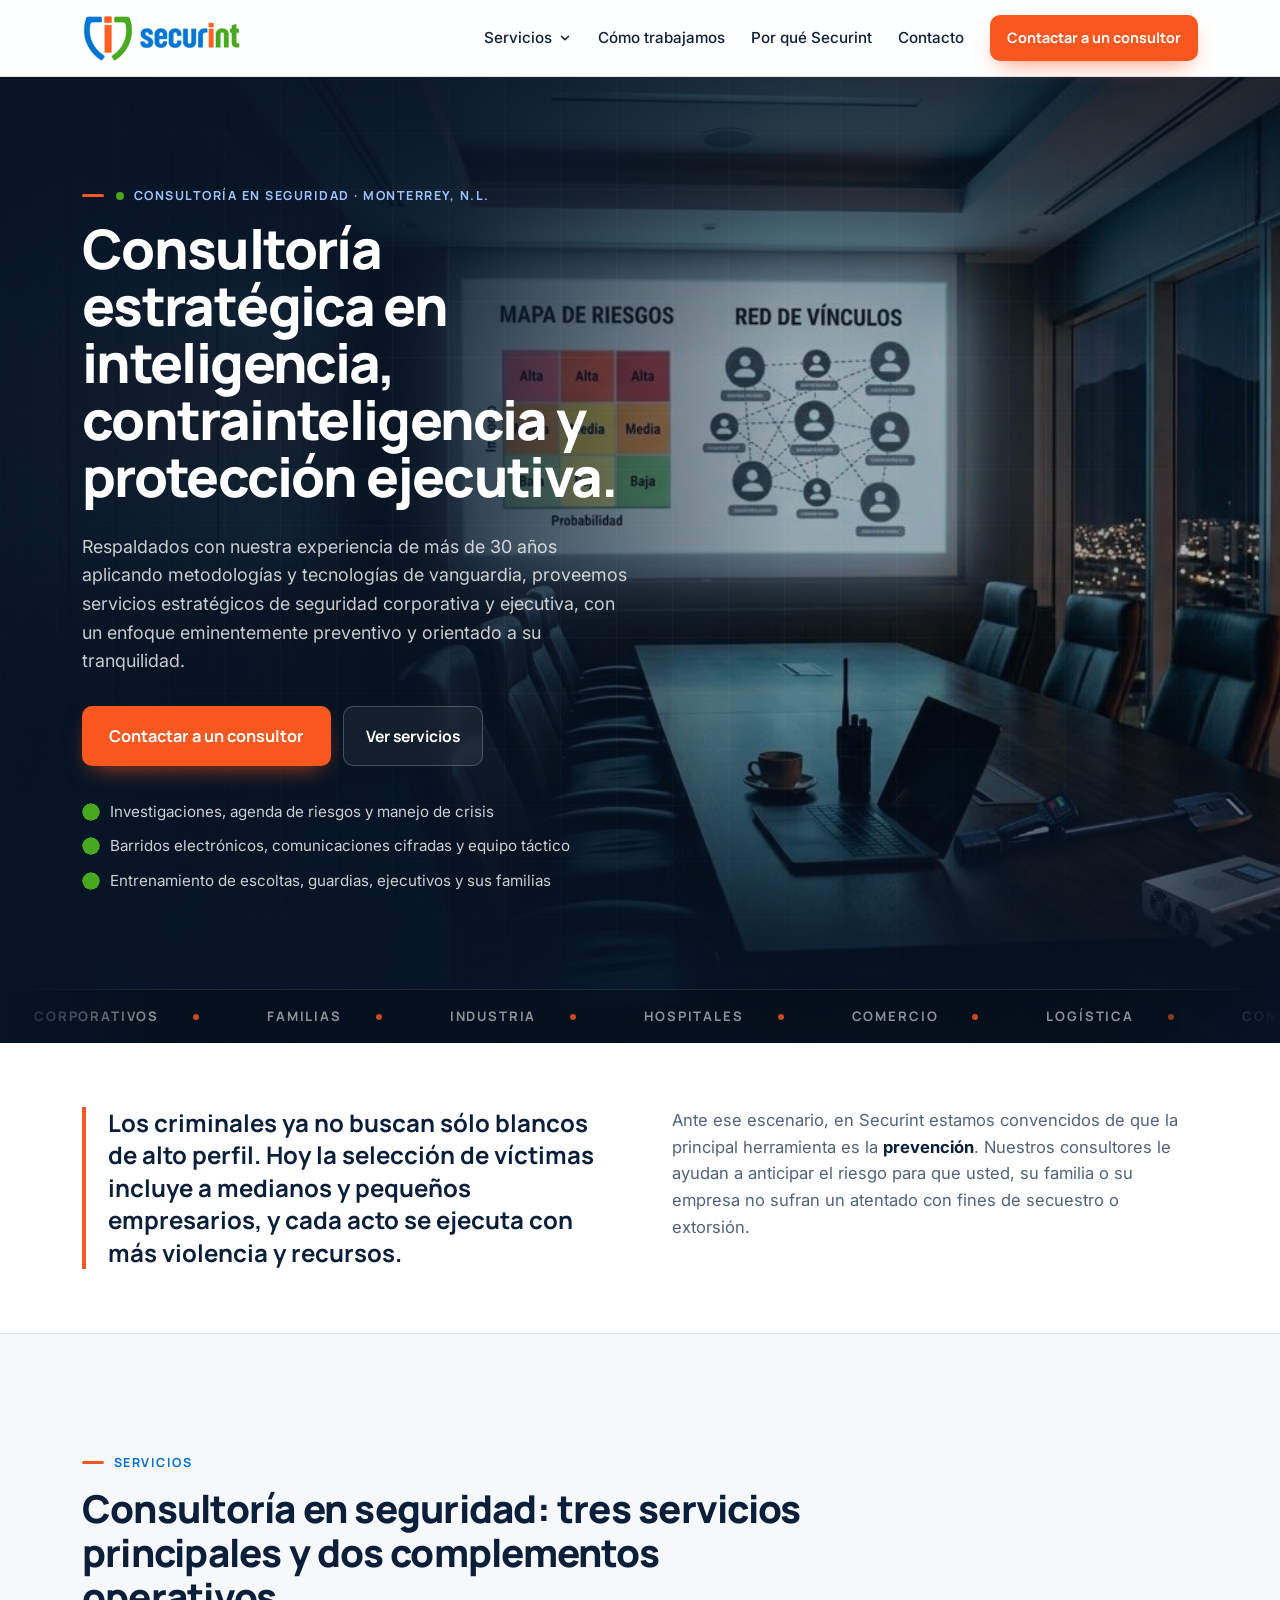
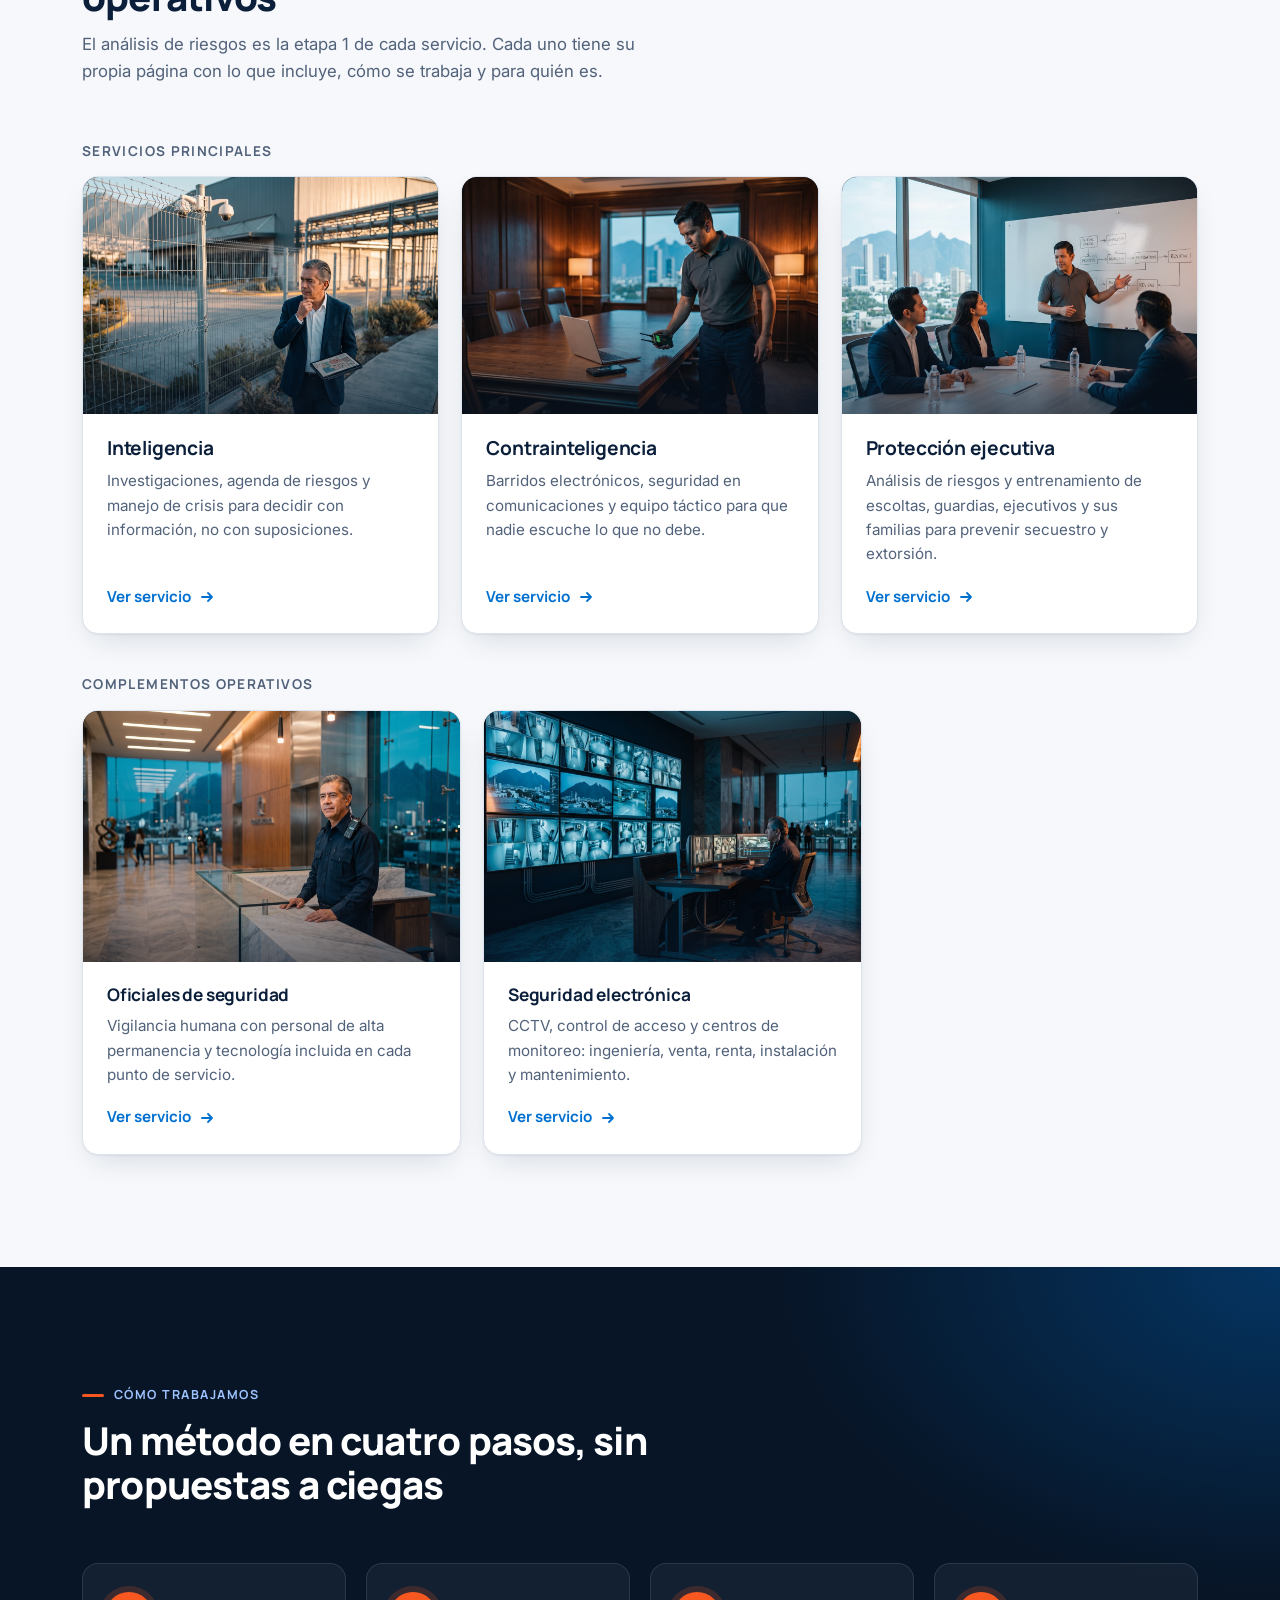
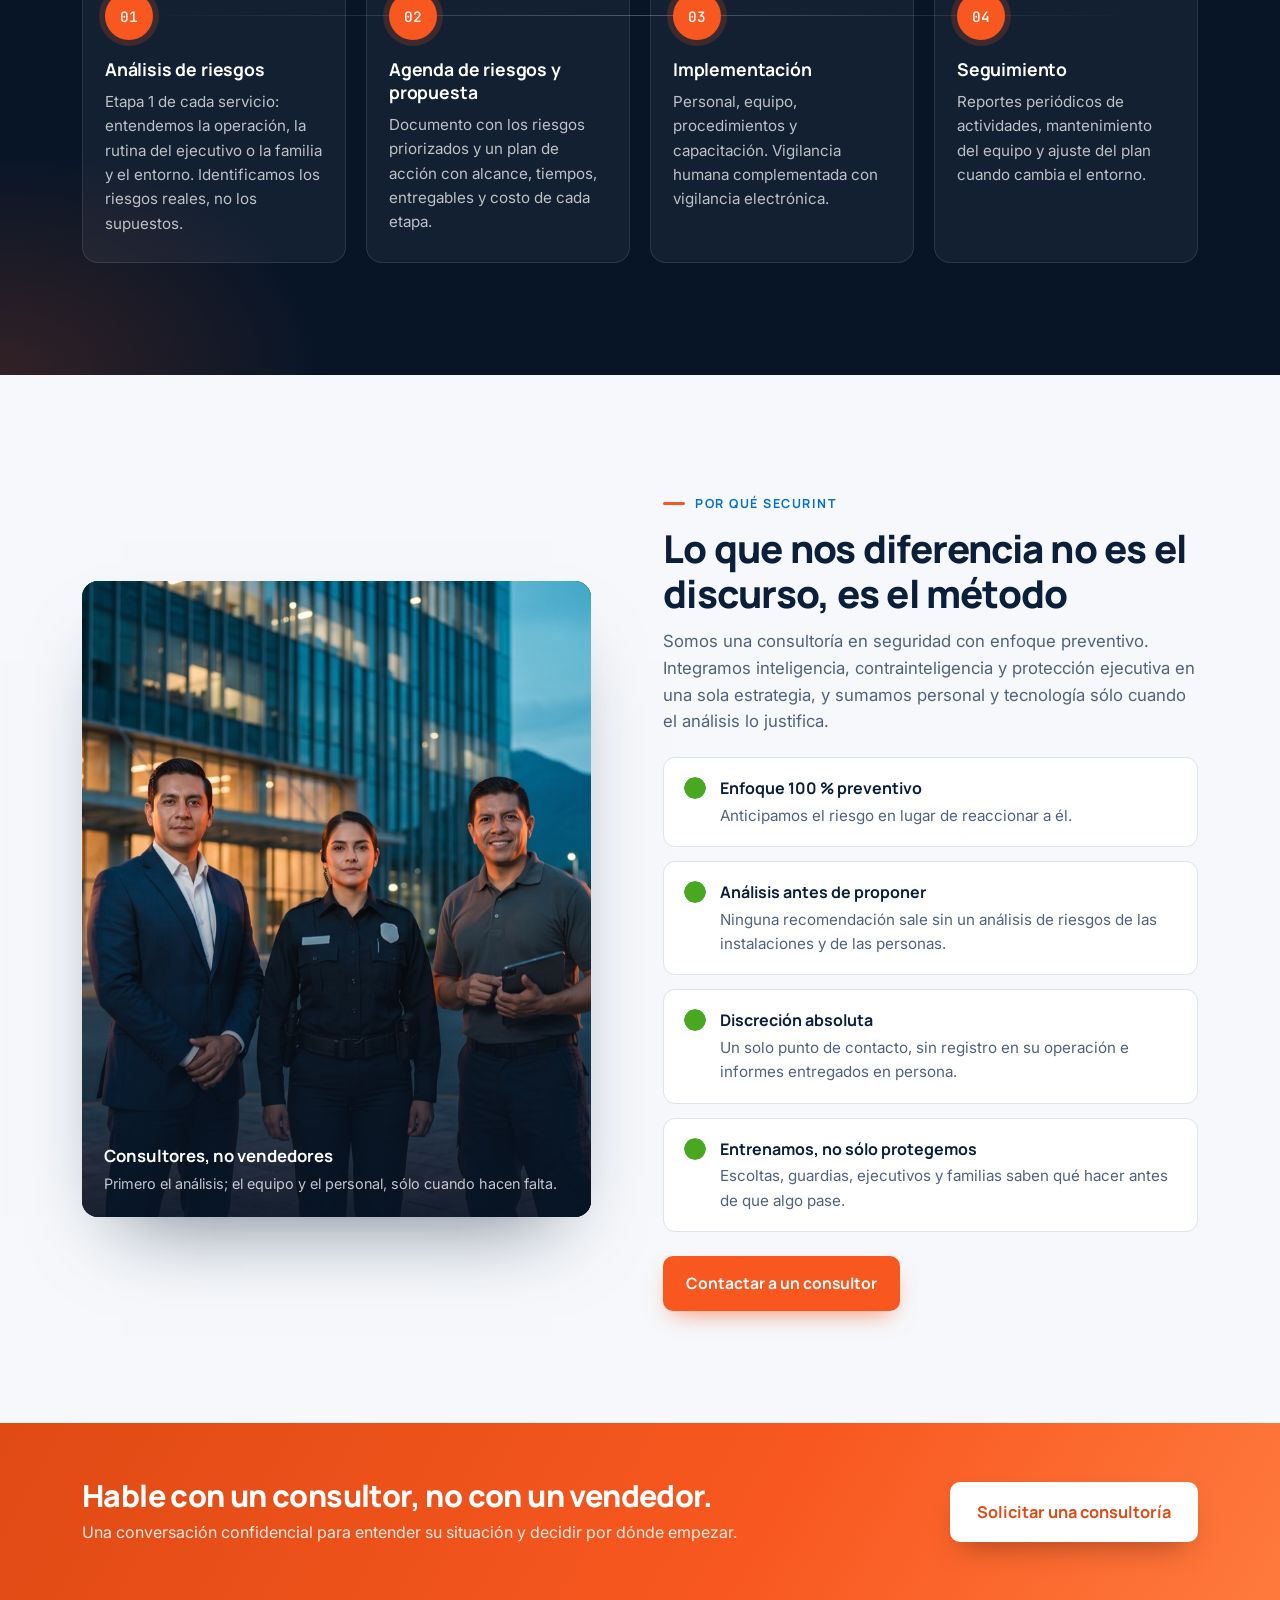
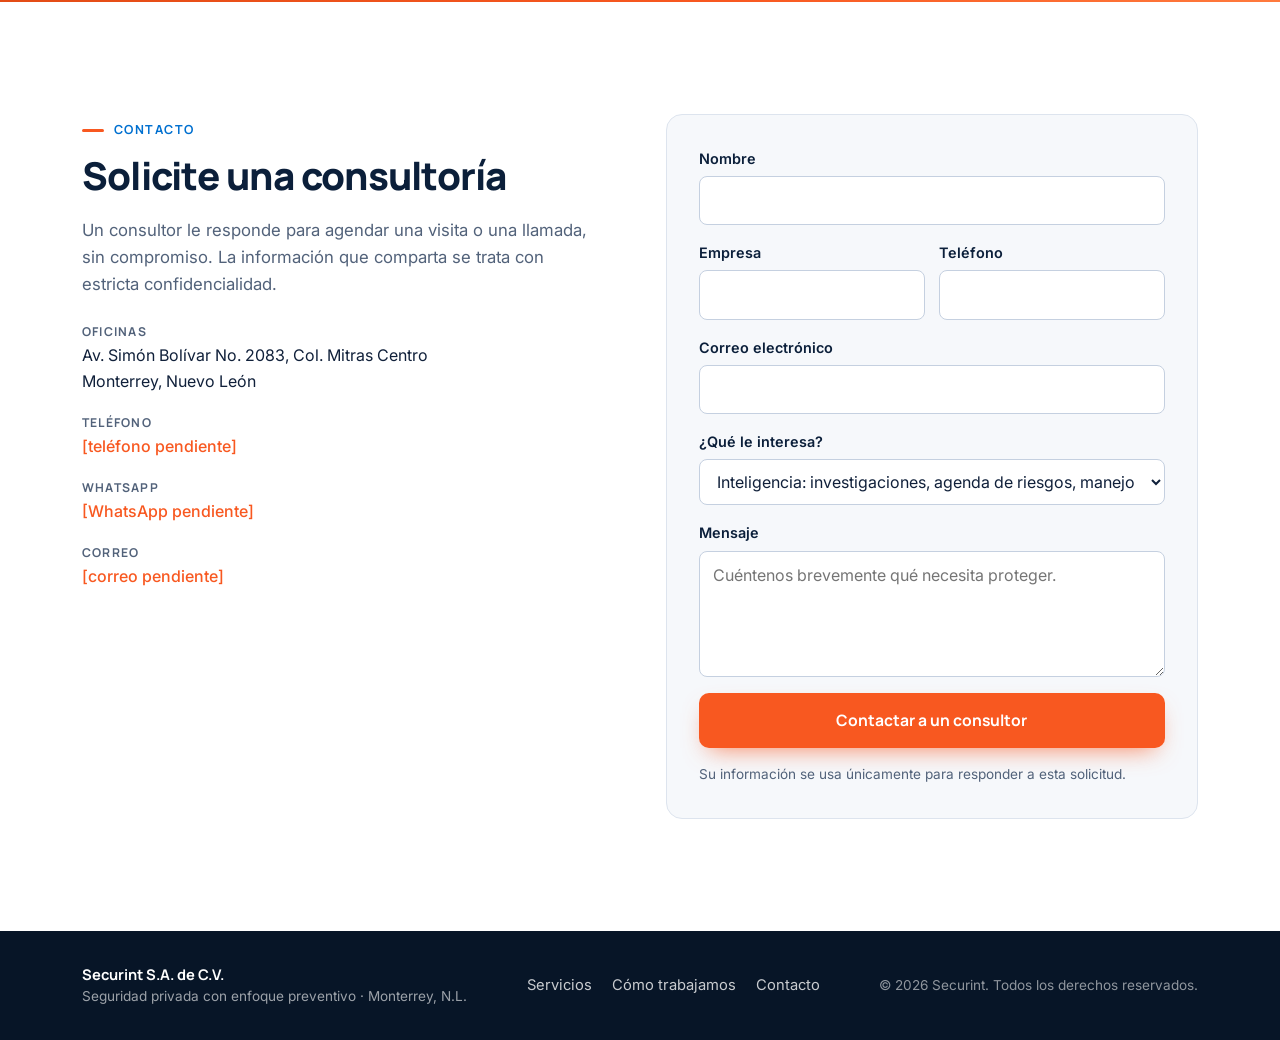
<file: index.html>
<!doctype html>
<html lang="es-MX">
<head>
  <meta charset="utf-8">
  <meta name="viewport" content="width=device-width, initial-scale=1, viewport-fit=cover">
  <title>Securint · Consultoría en seguridad: inteligencia, contrainteligencia y protección ejecutiva</title>
  <meta name="description" content="Securint: consultoría en seguridad en Monterrey. Inteligencia (investigaciones, agenda de riesgos, manejo de crisis), contrainteligencia (barridos, comunicaciones seguras, equipo táctico) y protección ejecutiva (análisis de riesgos y entrenamiento de escoltas, guardias, ejecutivos y familias).">
  <meta property="og:title" content="Securint · Consultoría en seguridad con enfoque preventivo">
  <meta property="og:description" content="Inteligencia, contrainteligencia y protección ejecutiva para empresas y familias en Monterrey.">
  <meta property="og:type" content="website">
  <meta name="theme-color" content="#071527">
  <link rel="icon" href="assets/favicon.svg" type="image/svg+xml">
  <link rel="preconnect" href="https://fonts.googleapis.com">
  <link rel="preconnect" href="https://fonts.gstatic.com" crossorigin>
  <link href="https://fonts.googleapis.com/css2?family=Inter:wght@400;500;600&family=Manrope:wght@600;700;800&family=JetBrains+Mono:wght@500&display=swap" rel="stylesheet">
  <link rel="stylesheet" href="css/styles.css">
</head>
<body>

<a class="saltar" href="#servicios">Ir al contenido</a>

<header class="cabecera" id="inicio">
  <div class="contenedor cabecera__fila">
    <a class="cabecera__logo" href="#inicio" aria-label="Securint, inicio">
      <img src="assets/logo.png" alt="Securint" width="158" height="49">
    </a>
    <button class="cabecera__menu" type="button" aria-expanded="false" aria-controls="nav" aria-label="Abrir menú">
      <span></span><span></span><span></span>
    </button>
    <nav class="nav" id="nav" aria-label="Principal">
      <div class="nav__grupo">
        <button class="nav__desplegable" type="button" aria-expanded="false" aria-controls="menu-servicios">
          Servicios
          <svg class="nav__flecha" viewBox="0 0 16 16" aria-hidden="true"><path d="M4 6l4 4 4-4"/></svg>
        </button>
        <div class="mega" id="menu-servicios">
          <div class="mega__grid">
            <a class="mega__item" href="servicios/inteligencia.html">
              <span class="mega__icono"><svg viewBox="0 0 24 24"><path d="M3 12s3.5-6 9-6 9 6 9 6-3.5 6-9 6-9-6-9-6z"/><circle cx="12" cy="12" r="2.8"/></svg></span>
              <span><strong>Inteligencia</strong><small>Investigaciones, agenda de riesgos y manejo de crisis</small></span>
            </a>
            <a class="mega__item" href="servicios/contrainteligencia.html">
              <span class="mega__icono"><svg viewBox="0 0 24 24"><circle cx="12" cy="12" r="2"/><path d="M8.5 8.5a5 5 0 0 0 0 7M15.5 8.5a5 5 0 0 1 0 7"/><path d="M5.5 5.5a9 9 0 0 0 0 13M18.5 5.5a9 9 0 0 1 0 13"/></svg></span>
              <span><strong>Contrainteligencia</strong><small>Barridos, comunicaciones seguras y equipo táctico</small></span>
            </a>
            <a class="mega__item" href="servicios/proteccion-ejecutiva.html">
              <span class="mega__icono"><svg viewBox="0 0 24 24"><path d="M12 3l7 3v5c0 5-3.5 8.5-7 10-3.5-1.5-7-5-7-10V6l7-3z"/><circle cx="12" cy="10" r="2.2"/><path d="M8.5 16.5c.8-1.8 2-2.6 3.5-2.6s2.7.8 3.5 2.6"/></svg></span>
              <span><strong>Protección ejecutiva</strong><small>Análisis de riesgos y entrenamiento de escoltas, guardias, ejecutivos y familias</small></span>
            </a>
            <a class="mega__item" href="servicios/oficiales-de-seguridad.html">
              <span class="mega__icono"><svg viewBox="0 0 24 24"><circle cx="12" cy="7" r="3.5"/><path d="M5 21c0-4 3-6.5 7-6.5s7 2.5 7 6.5"/><path d="M12 14.5v6.5"/></svg></span>
              <span><strong>Oficiales de seguridad</strong><small>Complementario · puntos de servicio 24 h</small></span>
            </a>
            <a class="mega__item" href="servicios/seguridad-electronica.html">
              <span class="mega__icono"><svg viewBox="0 0 24 24"><rect x="3" y="6" width="13" height="9" rx="2"/><path d="M16 9.5l5-2.5v8l-5-2.5"/><path d="M7 18.5h5M9.5 15v3.5"/></svg></span>
              <span><strong>Seguridad electrónica</strong><small>Complementario · CCTV, accesos y monitoreo</small></span>
            </a>
          </div>
          <a class="mega__pie" href="#contacto">¿No sabe por dónde empezar? Contacte a un consultor →</a>
        </div>
      </div>
      <a href="#proceso">Cómo trabajamos</a>
      <a href="#porque">Por qué Securint</a>
      <a href="#contacto">Contacto</a>
      <a class="boton boton--primario boton--chico" href="#contacto">Contactar a un consultor</a>
    </nav>
  </div>
</header>

<main>

  <!-- HERO -->
  <section class="hero">
    <div class="hero__fondo" aria-hidden="true">
      <img class="hero__foto" src="assets/img/hero-sala-escala3.jpg" alt="" width="1376" height="768" fetchpriority="high">
      <div class="hero__velo"></div>
      <div class="hero__grid-fondo"></div>
    </div>

    <div class="contenedor hero__grid">
      <div class="hero__texto">
        <p class="etiqueta etiqueta--clara"><span class="punto-vivo"></span> Consultoría en seguridad · Monterrey, N.L.</p>
        <h1>Consultoría estratégica en inteligencia, contrainteligencia y protección ejecutiva.</h1>
        <p class="hero__bajada">
          Respaldados con nuestra experiencia de más de 30 años aplicando metodologías y tecnologías de vanguardia,
          proveemos servicios estratégicos de seguridad corporativa y ejecutiva, con un enfoque eminentemente
          preventivo y orientado a su tranquilidad.
        </p>
        <div class="hero__acciones">
          <a class="boton boton--primario boton--grande" href="#contacto">Contactar a un consultor</a>
          <a class="boton boton--fantasma" href="#servicios">Ver servicios</a>
        </div>
        <ul class="hero__puntos" aria-label="Lo que nos distingue">
          <li>Investigaciones, agenda de riesgos y manejo de crisis</li>
          <li>Barridos electrónicos, comunicaciones cifradas y equipo táctico</li>
          <li>Entrenamiento de escoltas, guardias, ejecutivos y sus familias</li>
        </ul>
      </div>

    </div>

    <div class="sectores" aria-label="Sectores que atendemos">
      <div class="sectores__pista">
        <span>Corporativos</span><span>Familias</span><span>Industria</span><span>Hospitales</span><span>Comercio</span><span>Logística</span><span>Construcción</span><span>Residencial</span>
        <span>Corporativos</span><span>Familias</span><span>Industria</span><span>Hospitales</span><span>Comercio</span><span>Logística</span><span>Construcción</span><span>Residencial</span>
      </div>
    </div>
  </section>

  <!-- CONTEXTO -->
  <section class="franja">
    <div class="contenedor franja__grid">
      <p class="franja__cita">
        Los criminales ya no buscan sólo blancos de alto perfil. Hoy la selección de víctimas incluye
        a medianos y pequeños empresarios, y cada acto se ejecuta con más violencia y recursos.
      </p>
      <p class="franja__respuesta">
        Ante ese escenario, en Securint estamos convencidos de que la principal herramienta
        es la <strong>prevención</strong>. Nuestros consultores le ayudan a anticipar el riesgo
        para que usted, su familia o su empresa no sufran un atentado con fines de secuestro o extorsión.
      </p>
    </div>
  </section>

  <!-- SERVICIOS -->
  <section class="seccion" id="servicios">
    <div class="contenedor">
      <div class="seccion__cabeza">
        <p class="etiqueta">Servicios</p>
        <h2>Consultoría en seguridad: tres servicios principales y dos complementos operativos</h2>
        <p class="parrafo">El análisis de riesgos es la etapa 1 de cada servicio. Cada uno tiene su propia página con lo que incluye, cómo se trabaja y para quién es.</p>
      </div>

      <p class="servicios__sub">Servicios principales</p>
      <div class="serv-grid">
        <a class="serv-card" href="servicios/inteligencia.html">
          <div class="serv-card__foto"><img src="assets/img/serv-riesgo.jpg" alt="Consultor de Securint analizando el perímetro de una planta con una tableta" width="1400" height="939" loading="lazy"></div>
          <div class="serv-card__cuerpo">
            <h3>Inteligencia</h3>
            <p>Investigaciones, agenda de riesgos y manejo de crisis para decidir con información, no con suposiciones.</p>
            <span class="serv-card__mas">Ver servicio <svg viewBox="0 0 16 16" aria-hidden="true"><path d="M3 8h10M9 4l4 4-4 4"/></svg></span>
          </div>
        </a>
        <a class="serv-card" href="servicios/contrainteligencia.html">
          <div class="serv-card__foto"><img src="assets/img/serv-inteligencia.jpg" alt="Técnico realizando un barrido electrónico en una sala de juntas" width="1400" height="939" loading="lazy"></div>
          <div class="serv-card__cuerpo">
            <h3>Contrainteligencia</h3>
            <p>Barridos electrónicos, seguridad en comunicaciones y equipo táctico para que nadie escuche lo que no debe.</p>
            <span class="serv-card__mas">Ver servicio <svg viewBox="0 0 16 16" aria-hidden="true"><path d="M3 8h10M9 4l4 4-4 4"/></svg></span>
          </div>
        </a>
        <a class="serv-card" href="servicios/proteccion-ejecutiva.html">
          <div class="serv-card__foto"><img src="assets/img/serv-consultoria.jpg" alt="Consultor capacitando a un grupo de ejecutivos" width="1400" height="939" loading="lazy"></div>
          <div class="serv-card__cuerpo">
            <h3>Protección ejecutiva</h3>
            <p>Análisis de riesgos y entrenamiento de escoltas, guardias, ejecutivos y sus familias para prevenir secuestro y extorsión.</p>
            <span class="serv-card__mas">Ver servicio <svg viewBox="0 0 16 16" aria-hidden="true"><path d="M3 8h10M9 4l4 4-4 4"/></svg></span>
          </div>
        </a>
      </div>

      <p class="servicios__sub servicios__sub--sep">Complementos operativos</p>
      <div class="serv-grid serv-grid--dos">
        <a class="serv-card serv-card--chica" href="servicios/oficiales-de-seguridad.html">
          <div class="serv-card__foto"><img src="assets/img/serv-oficiales.jpg" alt="Oficial de seguridad en la recepción de un edificio corporativo" width="1400" height="939" loading="lazy"></div>
          <div class="serv-card__cuerpo">
            <h3>Oficiales de seguridad</h3>
            <p>Vigilancia humana con personal de alta permanencia y tecnología incluida en cada punto de servicio.</p>
            <span class="serv-card__mas">Ver servicio <svg viewBox="0 0 16 16" aria-hidden="true"><path d="M3 8h10M9 4l4 4-4 4"/></svg></span>
          </div>
        </a>
        <a class="serv-card serv-card--chica" href="servicios/seguridad-electronica.html">
          <div class="serv-card__foto"><img src="assets/img/serv-electronica.jpg" alt="Sala de monitoreo con pared de pantallas de CCTV" width="1400" height="939" loading="lazy"></div>
          <div class="serv-card__cuerpo">
            <h3>Seguridad electrónica</h3>
            <p>CCTV, control de acceso y centros de monitoreo: ingeniería, venta, renta, instalación y mantenimiento.</p>
            <span class="serv-card__mas">Ver servicio <svg viewBox="0 0 16 16" aria-hidden="true"><path d="M3 8h10M9 4l4 4-4 4"/></svg></span>
          </div>
        </a>
      </div>
    </div>
  </section>

  <!-- PROCESO -->
  <section class="seccion seccion--oscura" id="proceso">
    <div class="seccion__fondo" aria-hidden="true"></div>
    <div class="contenedor">
      <div class="seccion__cabeza">
        <p class="etiqueta etiqueta--clara">Cómo trabajamos</p>
        <h2>Un método en cuatro pasos, sin propuestas a ciegas</h2>
      </div>

      <ol class="pasos">
        <li class="paso">
          <span class="paso__num">01</span>
          <h3>Análisis de riesgos</h3>
          <p>Etapa 1 de cada servicio: entendemos la operación, la rutina del ejecutivo o la familia y el entorno. Identificamos los riesgos reales, no los supuestos.</p>
        </li>
        <li class="paso">
          <span class="paso__num">02</span>
          <h3>Agenda de riesgos y propuesta</h3>
          <p>Documento con los riesgos priorizados y un plan de acción con alcance, tiempos, entregables y costo de cada etapa.</p>
        </li>
        <li class="paso">
          <span class="paso__num">03</span>
          <h3>Implementación</h3>
          <p>Personal, equipo, procedimientos y capacitación. Vigilancia humana complementada con vigilancia electrónica.</p>
        </li>
        <li class="paso">
          <span class="paso__num">04</span>
          <h3>Seguimiento</h3>
          <p>Reportes periódicos de actividades, mantenimiento del equipo y ajuste del plan cuando cambia el entorno.</p>
        </li>
      </ol>
    </div>
  </section>

  <!-- POR QUÉ -->
  <section class="seccion" id="porque">
    <div class="contenedor porque__grid">
      <div class="porque__foto">
        <img src="assets/img/equipo.jpg" alt="Equipo de Securint: consultor, oficial de seguridad y técnico frente a un edificio corporativo" width="1400" height="939" loading="lazy">
        <div class="porque__sello">
          <strong>Consultores, no vendedores</strong>
          <span>Primero el análisis; el equipo y el personal, sólo cuando hacen falta.</span>
        </div>
      </div>

      <div class="porque__texto">
        <div class="seccion__cabeza seccion__cabeza--izq">
          <p class="etiqueta">Por qué Securint</p>
          <h2>Lo que nos diferencia no es el discurso, es el método</h2>
          <p class="parrafo">
            Somos una consultoría en seguridad con enfoque preventivo. Integramos inteligencia, contrainteligencia
            y protección ejecutiva en una sola estrategia, y sumamos personal y tecnología sólo cuando el análisis lo justifica.
          </p>
        </div>

      <ul class="razones">
        <li class="razon">
          <strong>Enfoque 100 % preventivo</strong>
          <span>Anticipamos el riesgo en lugar de reaccionar a él.</span>
        </li>
        <li class="razon">
          <strong>Análisis antes de proponer</strong>
          <span>Ninguna recomendación sale sin un análisis de riesgos de las instalaciones y de las personas.</span>
        </li>
        <li class="razon">
          <strong>Discreción absoluta</strong>
          <span>Un solo punto de contacto, sin registro en su operación e informes entregados en persona.</span>
        </li>
        <li class="razon">
          <strong>Entrenamos, no sólo protegemos</strong>
          <span>Escoltas, guardias, ejecutivos y familias saben qué hacer antes de que algo pase.</span>
        </li>
      </ul>
        <a class="boton boton--primario porque__boton" href="#contacto">Contactar a un consultor</a>
      </div>
    </div>
  </section>

  <!-- BANDA CTA -->
  <section class="banda">
    <div class="contenedor banda__fila">
      <div>
        <h2>Hable con un consultor, no con un vendedor.</h2>
        <p>Una conversación confidencial para entender su situación y decidir por dónde empezar.</p>
      </div>
      <a class="boton boton--primario boton--grande" href="#contacto">Solicitar una consultoría</a>
    </div>
  </section>

  <!-- CONTACTO -->
  <section class="seccion seccion--contacto" id="contacto">
    <div class="contenedor contacto__grid">
      <div>
        <p class="etiqueta">Contacto</p>
        <h2>Solicite una consultoría</h2>
        <p class="parrafo">
          Un consultor le responde para agendar una visita o una llamada, sin compromiso.
          La información que comparta se trata con estricta confidencialidad.
        </p>

        <address class="datos">
          <div class="dato">
            <span class="dato__titulo">Oficinas</span>
            <span>Av. Simón Bolívar No. 2083, Col. Mitras Centro<br>Monterrey, Nuevo León</span>
          </div>
          <div class="dato">
            <span class="dato__titulo">Teléfono</span>
            <a href="tel:" data-contacto="tel" class="pendiente">[teléfono pendiente]</a>
          </div>
          <div class="dato">
            <span class="dato__titulo">WhatsApp</span>
            <a href="#" data-contacto="whatsapp" class="pendiente">[WhatsApp pendiente]</a>
          </div>
          <div class="dato">
            <span class="dato__titulo">Correo</span>
            <a href="mailto:" data-contacto="correo" class="pendiente">[correo pendiente]</a>
          </div>
        </address>
      </div>

      <form class="formulario" id="formulario" novalidate>
        <div class="campo">
          <label for="nombre">Nombre</label>
          <input id="nombre" name="nombre" type="text" autocomplete="name" required>
        </div>
        <div class="campo campo--doble">
          <div>
            <label for="empresa">Empresa</label>
            <input id="empresa" name="empresa" type="text" autocomplete="organization">
          </div>
          <div>
            <label for="telefono">Teléfono</label>
            <input id="telefono" name="telefono" type="tel" autocomplete="tel" required>
          </div>
        </div>
        <div class="campo">
          <label for="correo">Correo electrónico</label>
          <input id="correo" name="correo" type="email" autocomplete="email" required>
        </div>
        <div class="campo">
          <label for="interes">¿Qué le interesa?</label>
          <select id="interes" name="interes">
            <option value="Inteligencia">Inteligencia: investigaciones, agenda de riesgos, manejo de crisis</option>
            <option value="Contrainteligencia">Contrainteligencia: barridos, comunicaciones seguras, equipo táctico</option>
            <option value="Protección ejecutiva">Protección ejecutiva: análisis de riesgos y entrenamiento</option>
            <option value="Oficiales de seguridad">Oficiales de seguridad</option>
            <option value="Seguridad electrónica">Seguridad electrónica</option>
            <option value="Otro">Otro</option>
          </select>
        </div>
        <div class="campo">
          <label for="mensaje">Mensaje</label>
          <textarea id="mensaje" name="mensaje" rows="4" placeholder="Cuéntenos brevemente qué necesita proteger."></textarea>
        </div>
        <button class="boton boton--primario boton--ancho" type="submit">Contactar a un consultor</button>
        <p class="formulario__nota" id="formulario-nota" aria-live="polite">Su información se usa únicamente para responder a esta solicitud.</p>
      </form>
    </div>
  </section>

</main>

<footer class="pie">
  <div class="contenedor pie__fila">
    <div>
      <strong class="pie__marca">Securint S.A. de C.V.</strong>
      <span class="pie__sub">Seguridad privada con enfoque preventivo · Monterrey, N.L.</span>
    </div>
    <nav class="pie__nav" aria-label="Pie de página">
      <a href="#servicios">Servicios</a>
      <a href="#proceso">Cómo trabajamos</a>
      <a href="#contacto">Contacto</a>
    </nav>
    <span class="pie__copy">© <span id="anio"></span> Securint. Todos los derechos reservados.</span>
  </div>
</footer>

<script src="js/main.js" defer></script>
</body>
</html>
</file>
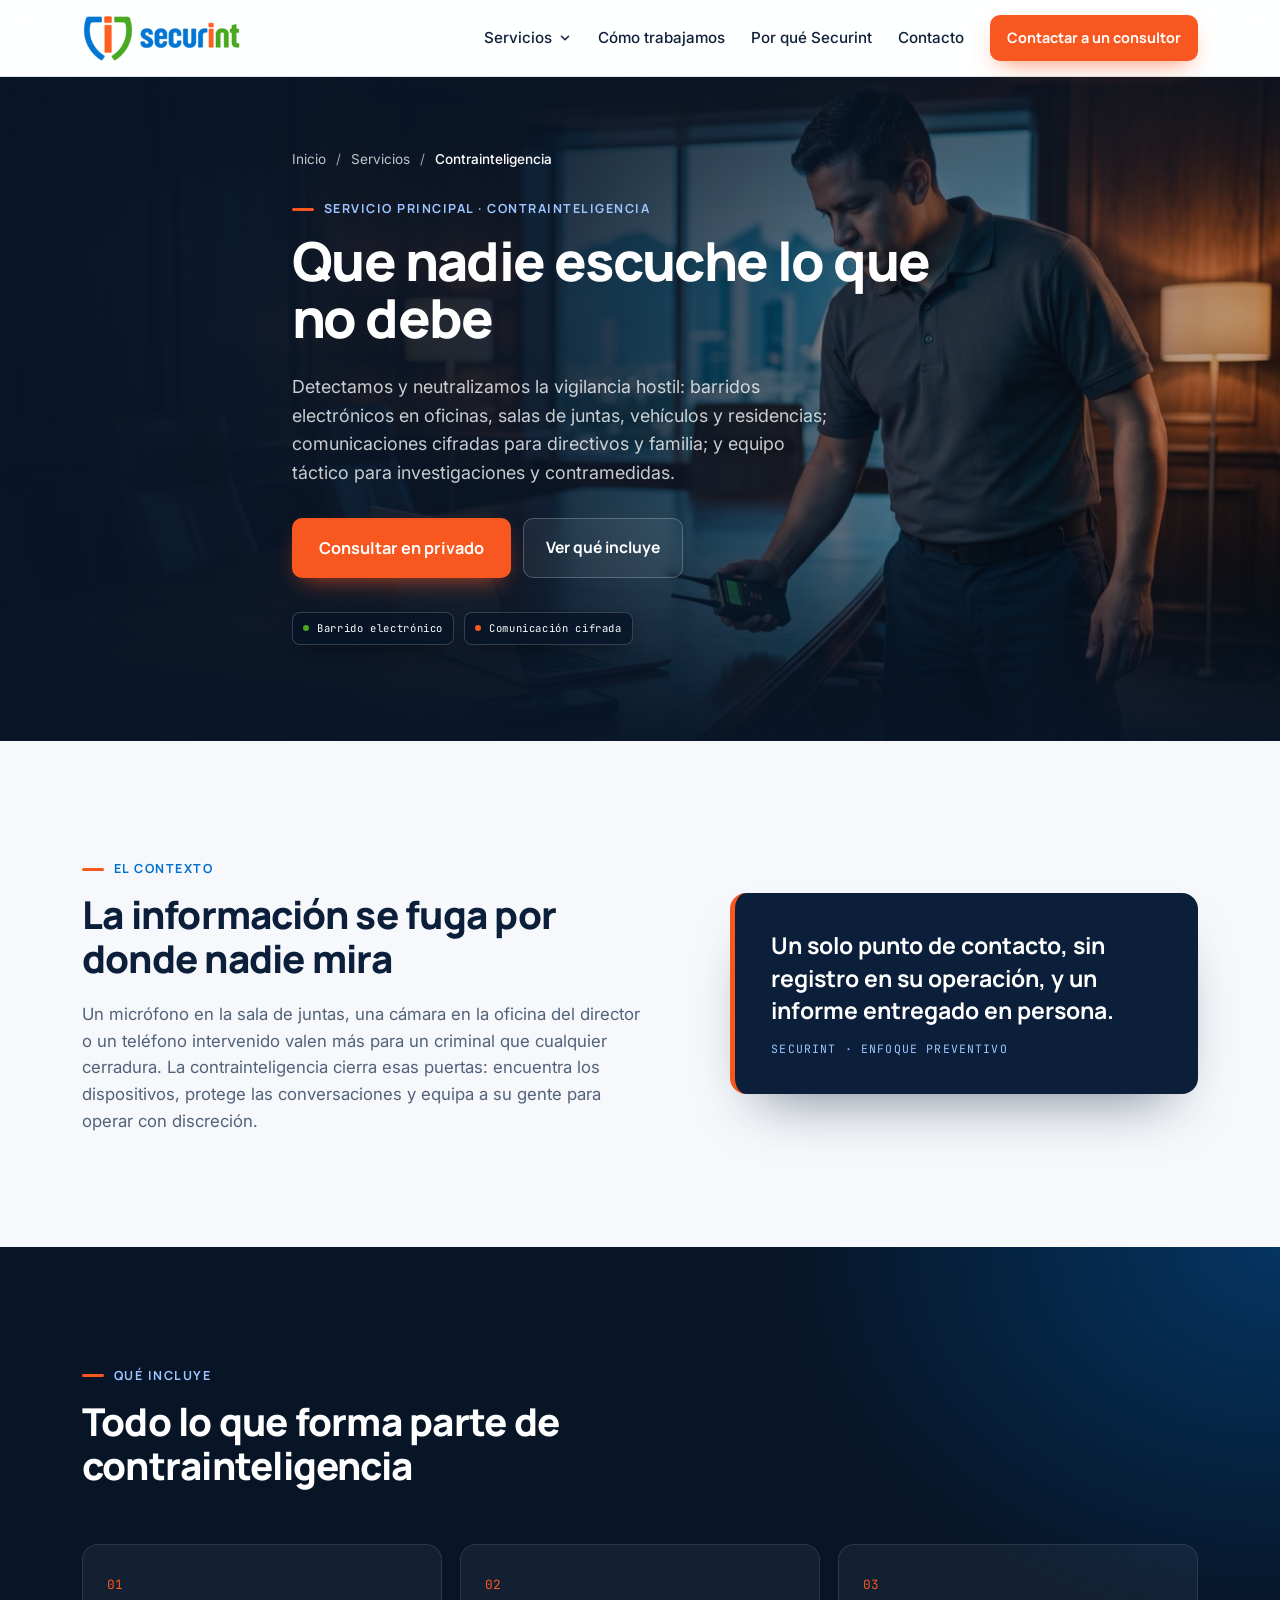
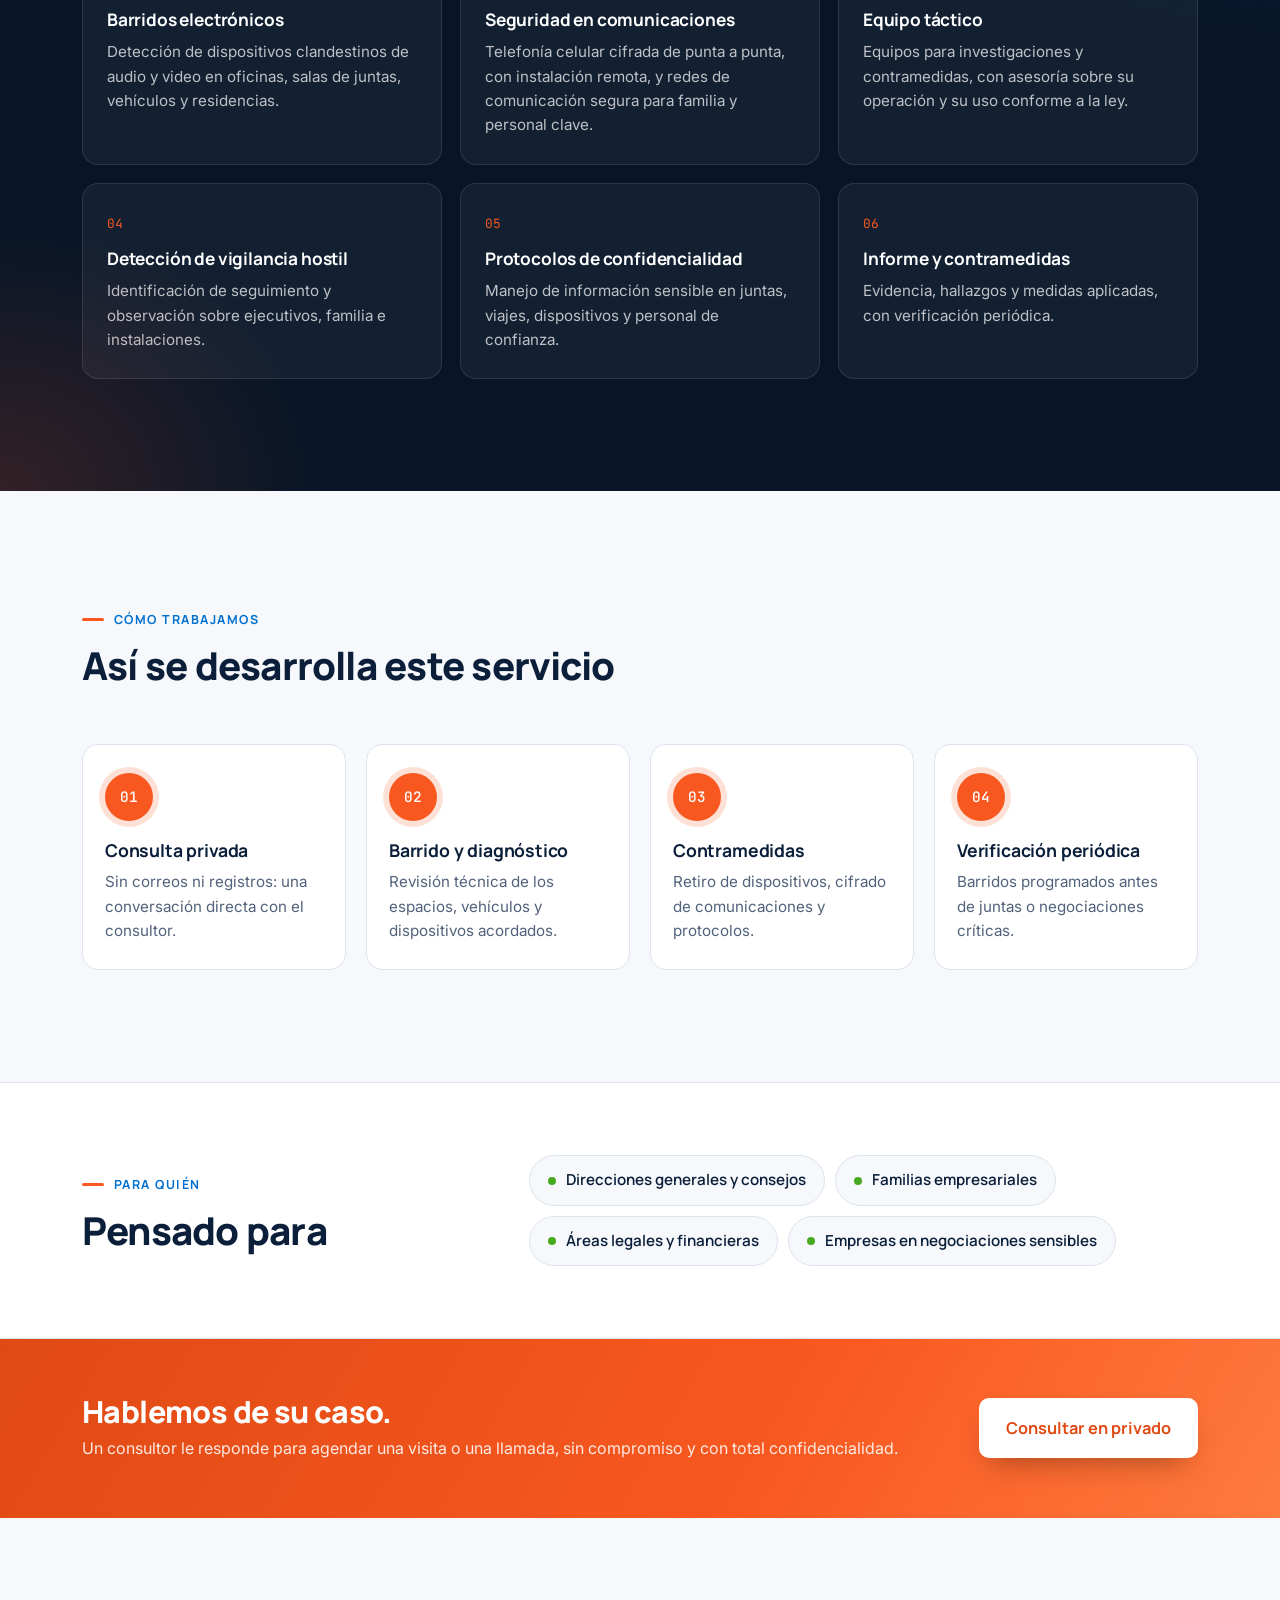
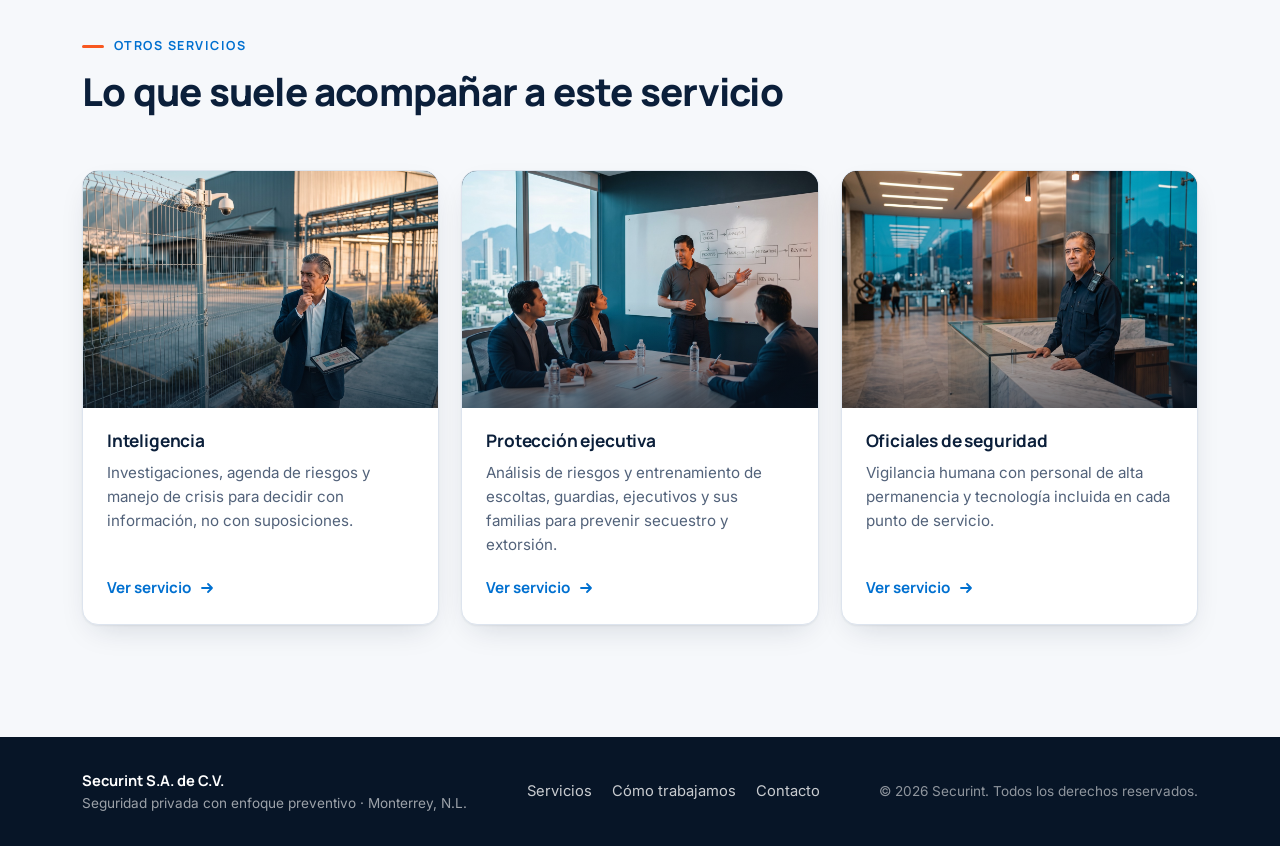
<file: servicios/contrainteligencia.html>
<!doctype html>
<html lang="es-MX">
<head>
  <meta charset="utf-8">
  <meta name="viewport" content="width=device-width, initial-scale=1, viewport-fit=cover">
  <title>Contrainteligencia · Securint</title>
  <meta name="description" content="Barridos electrónicos, seguridad en comunicaciones y equipo táctico para que nadie escuche lo que no debe. Securint, seguridad privada con enfoque preventivo en Monterrey.">
  <meta property="og:title" content="Contrainteligencia · Securint">
  <meta property="og:description" content="Barridos electrónicos, seguridad en comunicaciones y equipo táctico para que nadie escuche lo que no debe.">
  <meta property="og:type" content="website">
  <meta property="og:image" content="https://securint.com.mx/assets/img/serv-inteligencia.jpg">
  <meta name="theme-color" content="#071527">
  <link rel="icon" href="../assets/favicon.svg" type="image/svg+xml">
  <link rel="preconnect" href="https://fonts.googleapis.com">
  <link rel="preconnect" href="https://fonts.gstatic.com" crossorigin>
  <link href="https://fonts.googleapis.com/css2?family=Inter:wght@400;500;600&family=Manrope:wght@600;700;800&family=JetBrains+Mono:wght@500&display=swap" rel="stylesheet">
  <link rel="stylesheet" href="../css/styles.css">
</head>
<body class="pagina-servicio">

<a class="saltar" href="#contenido">Ir al contenido</a>

<header class="cabecera" id="inicio">
  <div class="contenedor cabecera__fila">
    <a class="cabecera__logo" href="../index.html" aria-label="Securint, inicio">
      <img src="../assets/logo.png" alt="Securint" width="158" height="49">
    </a>
    <button class="cabecera__menu" type="button" aria-expanded="false" aria-controls="nav" aria-label="Abrir menú">
      <span></span><span></span><span></span>
    </button>
    <nav class="nav" id="nav" aria-label="Principal">
      <div class="nav__grupo">
        <button class="nav__desplegable" type="button" aria-expanded="false" aria-controls="menu-servicios">
          Servicios
          <svg class="nav__flecha" viewBox="0 0 16 16" aria-hidden="true"><path d="M4 6l4 4 4-4"/></svg>
        </button>
        <div class="mega" id="menu-servicios">
          <div class="mega__grid">
            <a class="mega__item" href="inteligencia.html"><span class="mega__icono"><svg viewBox="0 0 24 24"><path d="M3 12s3.5-6 9-6 9 6 9 6-3.5 6-9 6-9-6-9-6z"/><circle cx="12" cy="12" r="2.8"/></svg></span><span><strong>Inteligencia</strong><small>Investigaciones, agenda de riesgos y manejo de crisis para decidir con información, no con suposiciones.</small></span></a>
            <a class="mega__item" href="contrainteligencia.html" aria-current="page"><span class="mega__icono"><svg viewBox="0 0 24 24"><circle cx="12" cy="12" r="2"/><path d="M8.5 8.5a5 5 0 0 0 0 7M15.5 8.5a5 5 0 0 1 0 7"/><path d="M5.5 5.5a9 9 0 0 0 0 13M18.5 5.5a9 9 0 0 1 0 13"/></svg></span><span><strong>Contrainteligencia</strong><small>Barridos electrónicos, seguridad en comunicaciones y equipo táctico para que nadie escuche lo que no debe.</small></span></a>
            <a class="mega__item" href="proteccion-ejecutiva.html"><span class="mega__icono"><svg viewBox="0 0 24 24"><path d="M12 3l7 3v5c0 5-3.5 8.5-7 10-3.5-1.5-7-5-7-10V6l7-3z"/><circle cx="12" cy="10" r="2.2"/><path d="M8.5 16.5c.8-1.8 2-2.6 3.5-2.6s2.7.8 3.5 2.6"/></svg></span><span><strong>Protección ejecutiva</strong><small>Análisis de riesgos y entrenamiento de escoltas, guardias, ejecutivos y sus familias para prevenir secuestro y extorsión.</small></span></a>
            <a class="mega__item" href="oficiales-de-seguridad.html"><span class="mega__icono"><svg viewBox="0 0 24 24"><circle cx="12" cy="7" r="3.5"/><path d="M5 21c0-4 3-6.5 7-6.5s7 2.5 7 6.5"/><path d="M12 14.5v6.5"/></svg></span><span><strong>Oficiales de seguridad</strong><small>Vigilancia humana con personal de alta permanencia y tecnología incluida en cada punto de servicio.</small></span></a>
            <a class="mega__item" href="seguridad-electronica.html"><span class="mega__icono"><svg viewBox="0 0 24 24"><rect x="3" y="6" width="13" height="9" rx="2"/><path d="M16 9.5l5-2.5v8l-5-2.5"/><path d="M7 18.5h5M9.5 15v3.5"/></svg></span><span><strong>Seguridad electrónica</strong><small>CCTV, control de acceso y centros de monitoreo: ingeniería, venta, renta, instalación y mantenimiento.</small></span></a>
          </div>
          <a class="mega__pie" href="../index.html#contacto">¿No sabe por dónde empezar? Contacte a un consultor →</a>
        </div>
      </div>
      <a href="../index.html#proceso">Cómo trabajamos</a>
      <a href="../index.html#porque">Por qué Securint</a>
      <a href="../index.html#contacto">Contacto</a>
      <a class="boton boton--primario boton--chico" href="../index.html#contacto">Contactar a un consultor</a>
    </nav>
  </div>
</header>

<main id="contenido">

  <section class="hero hero--servicio">
    <div class="hero__fondo" aria-hidden="true">
      <img class="hero__foto" src="../assets/img/serv-inteligencia.jpg" alt="" width="1400" height="939" fetchpriority="high">
      <div class="hero__velo"></div>
    </div>
    <div class="contenedor hero__servicio">
      <nav class="migas" aria-label="Ubicación">
        <a href="../index.html">Inicio</a><span>/</span><a href="../index.html#servicios">Servicios</a><span>/</span><span aria-current="page">Contrainteligencia</span>
      </nav>
      <p class="etiqueta etiqueta--clara">Servicio principal · Contrainteligencia</p>
      <h1>Que nadie escuche lo que no debe</h1>
      <p class="hero__bajada">Detectamos y neutralizamos la vigilancia hostil: barridos electrónicos en oficinas, salas de juntas, vehículos y residencias; comunicaciones cifradas para directivos y familia; y equipo táctico para investigaciones y contramedidas.</p>
      <div class="hero__acciones">
        <a class="boton boton--primario boton--grande" href="../index.html#contacto">Consultar en privado</a>
        <a class="boton boton--fantasma" href="#incluye">Ver qué incluye</a>
      </div>
      <div class="hero__chips" aria-hidden="true"><span class="visual__chip visual__chip--a">Barrido electrónico</span><span class="visual__chip visual__chip--b">Comunicación cifrada</span></div>
    </div>
  </section>

  <section class="seccion">
    <div class="contenedor contexto__grid">
      <div>
        <p class="etiqueta">El contexto</p>
        <h2>La información se fuga por donde nadie mira</h2>
        <p class="parrafo">Un micrófono en la sala de juntas, una cámara en la oficina del director o un teléfono intervenido valen más para un criminal que cualquier cerradura. La contrainteligencia cierra esas puertas: encuentra los dispositivos, protege las conversaciones y equipa a su gente para operar con discreción.</p>
      </div>
      <blockquote class="cita-grande">
        <p>Un solo punto de contacto, sin registro en su operación, y un informe entregado en persona.</p>
        <footer>Securint · Enfoque preventivo</footer>
      </blockquote>
    </div>
  </section>

  <section class="seccion seccion--oscura" id="incluye">
    <div class="seccion__fondo" aria-hidden="true"></div>
    <div class="contenedor">
      <div class="seccion__cabeza">
        <p class="etiqueta etiqueta--clara">Qué incluye</p>
        <h2>Todo lo que forma parte de contrainteligencia</h2>
      </div>
      <ul class="incluye-grid">
        <li class="incluye-card">
          <span class="incluye-card__num">01</span>
          <h3>Barridos electrónicos</h3>
          <p>Detección de dispositivos clandestinos de audio y video en oficinas, salas de juntas, vehículos y residencias.</p>
        </li>
        <li class="incluye-card">
          <span class="incluye-card__num">02</span>
          <h3>Seguridad en comunicaciones</h3>
          <p>Telefonía celular cifrada de punta a punta, con instalación remota, y redes de comunicación segura para familia y personal clave.</p>
        </li>
        <li class="incluye-card">
          <span class="incluye-card__num">03</span>
          <h3>Equipo táctico</h3>
          <p>Equipos para investigaciones y contramedidas, con asesoría sobre su operación y su uso conforme a la ley.</p>
        </li>
        <li class="incluye-card">
          <span class="incluye-card__num">04</span>
          <h3>Detección de vigilancia hostil</h3>
          <p>Identificación de seguimiento y observación sobre ejecutivos, familia e instalaciones.</p>
        </li>
        <li class="incluye-card">
          <span class="incluye-card__num">05</span>
          <h3>Protocolos de confidencialidad</h3>
          <p>Manejo de información sensible en juntas, viajes, dispositivos y personal de confianza.</p>
        </li>
        <li class="incluye-card">
          <span class="incluye-card__num">06</span>
          <h3>Informe y contramedidas</h3>
          <p>Evidencia, hallazgos y medidas aplicadas, con verificación periódica.</p>
        </li>
      </ul>
    </div>
  </section>

  <section class="seccion">
    <div class="contenedor">
      <div class="seccion__cabeza">
        <p class="etiqueta">Cómo trabajamos</p>
        <h2>Así se desarrolla este servicio</h2>
      </div>
      <ol class="pasos pasos--claros">
        <li class="paso">
          <span class="paso__num">01</span>
          <h3>Consulta privada</h3>
          <p>Sin correos ni registros: una conversación directa con el consultor.</p>
        </li>
        <li class="paso">
          <span class="paso__num">02</span>
          <h3>Barrido y diagnóstico</h3>
          <p>Revisión técnica de los espacios, vehículos y dispositivos acordados.</p>
        </li>
        <li class="paso">
          <span class="paso__num">03</span>
          <h3>Contramedidas</h3>
          <p>Retiro de dispositivos, cifrado de comunicaciones y protocolos.</p>
        </li>
        <li class="paso">
          <span class="paso__num">04</span>
          <h3>Verificación periódica</h3>
          <p>Barridos programados antes de juntas o negociaciones críticas.</p>
        </li>
      </ol>
    </div>
  </section>

  <section class="seccion seccion--para">
    <div class="contenedor para__grid">
      <div>
        <p class="etiqueta">Para quién</p>
        <h2>Pensado para</h2>
      </div>
      <ul class="para__lista">
        <li>Direcciones generales y consejos</li>
        <li>Familias empresariales</li>
        <li>Áreas legales y financieras</li>
        <li>Empresas en negociaciones sensibles</li>
      </ul>
    </div>
  </section>

  <section class="banda">
    <div class="contenedor banda__fila">
      <div>
        <h2>Hablemos de su caso.</h2>
        <p>Un consultor le responde para agendar una visita o una llamada, sin compromiso y con total confidencialidad.</p>
      </div>
      <a class="boton boton--primario boton--grande" href="../index.html#contacto">Consultar en privado</a>
    </div>
  </section>

  <section class="seccion">
    <div class="contenedor">
      <div class="seccion__cabeza">
        <p class="etiqueta">Otros servicios</p>
        <h2>Lo que suele acompañar a este servicio</h2>
      </div>
      <div class="serv-grid serv-grid--tres">
        <a class="serv-card serv-card--chica" href="inteligencia.html">
          <div class="serv-card__foto"><img src="../assets/img/serv-riesgo.jpg" alt="" width="1400" height="939" loading="lazy"></div>
          <div class="serv-card__cuerpo">
            <h3>Inteligencia</h3>
            <p>Investigaciones, agenda de riesgos y manejo de crisis para decidir con información, no con suposiciones.</p>
            <span class="serv-card__mas">Ver servicio <svg viewBox="0 0 16 16" aria-hidden="true"><path d="M3 8h10M9 4l4 4-4 4"/></svg></span>
          </div>
        </a>
        <a class="serv-card serv-card--chica" href="proteccion-ejecutiva.html">
          <div class="serv-card__foto"><img src="../assets/img/serv-consultoria.jpg" alt="" width="1400" height="939" loading="lazy"></div>
          <div class="serv-card__cuerpo">
            <h3>Protección ejecutiva</h3>
            <p>Análisis de riesgos y entrenamiento de escoltas, guardias, ejecutivos y sus familias para prevenir secuestro y extorsión.</p>
            <span class="serv-card__mas">Ver servicio <svg viewBox="0 0 16 16" aria-hidden="true"><path d="M3 8h10M9 4l4 4-4 4"/></svg></span>
          </div>
        </a>
        <a class="serv-card serv-card--chica" href="oficiales-de-seguridad.html">
          <div class="serv-card__foto"><img src="../assets/img/serv-oficiales.jpg" alt="" width="1400" height="939" loading="lazy"></div>
          <div class="serv-card__cuerpo">
            <h3>Oficiales de seguridad</h3>
            <p>Vigilancia humana con personal de alta permanencia y tecnología incluida en cada punto de servicio.</p>
            <span class="serv-card__mas">Ver servicio <svg viewBox="0 0 16 16" aria-hidden="true"><path d="M3 8h10M9 4l4 4-4 4"/></svg></span>
          </div>
        </a>
      </div>
    </div>
  </section>

</main>

<footer class="pie">
  <div class="contenedor pie__fila">
    <div>
      <strong class="pie__marca">Securint S.A. de C.V.</strong>
      <span class="pie__sub">Seguridad privada con enfoque preventivo · Monterrey, N.L.</span>
    </div>
    <nav class="pie__nav" aria-label="Pie de página">
      <a href="../index.html#servicios">Servicios</a>
      <a href="../index.html#proceso">Cómo trabajamos</a>
      <a href="../index.html#contacto">Contacto</a>
    </nav>
    <span class="pie__copy">© <span id="anio"></span> Securint. Todos los derechos reservados.</span>
  </div>
</footer>

<script src="../js/main.js" defer></script>
</body>
</html>
</file>
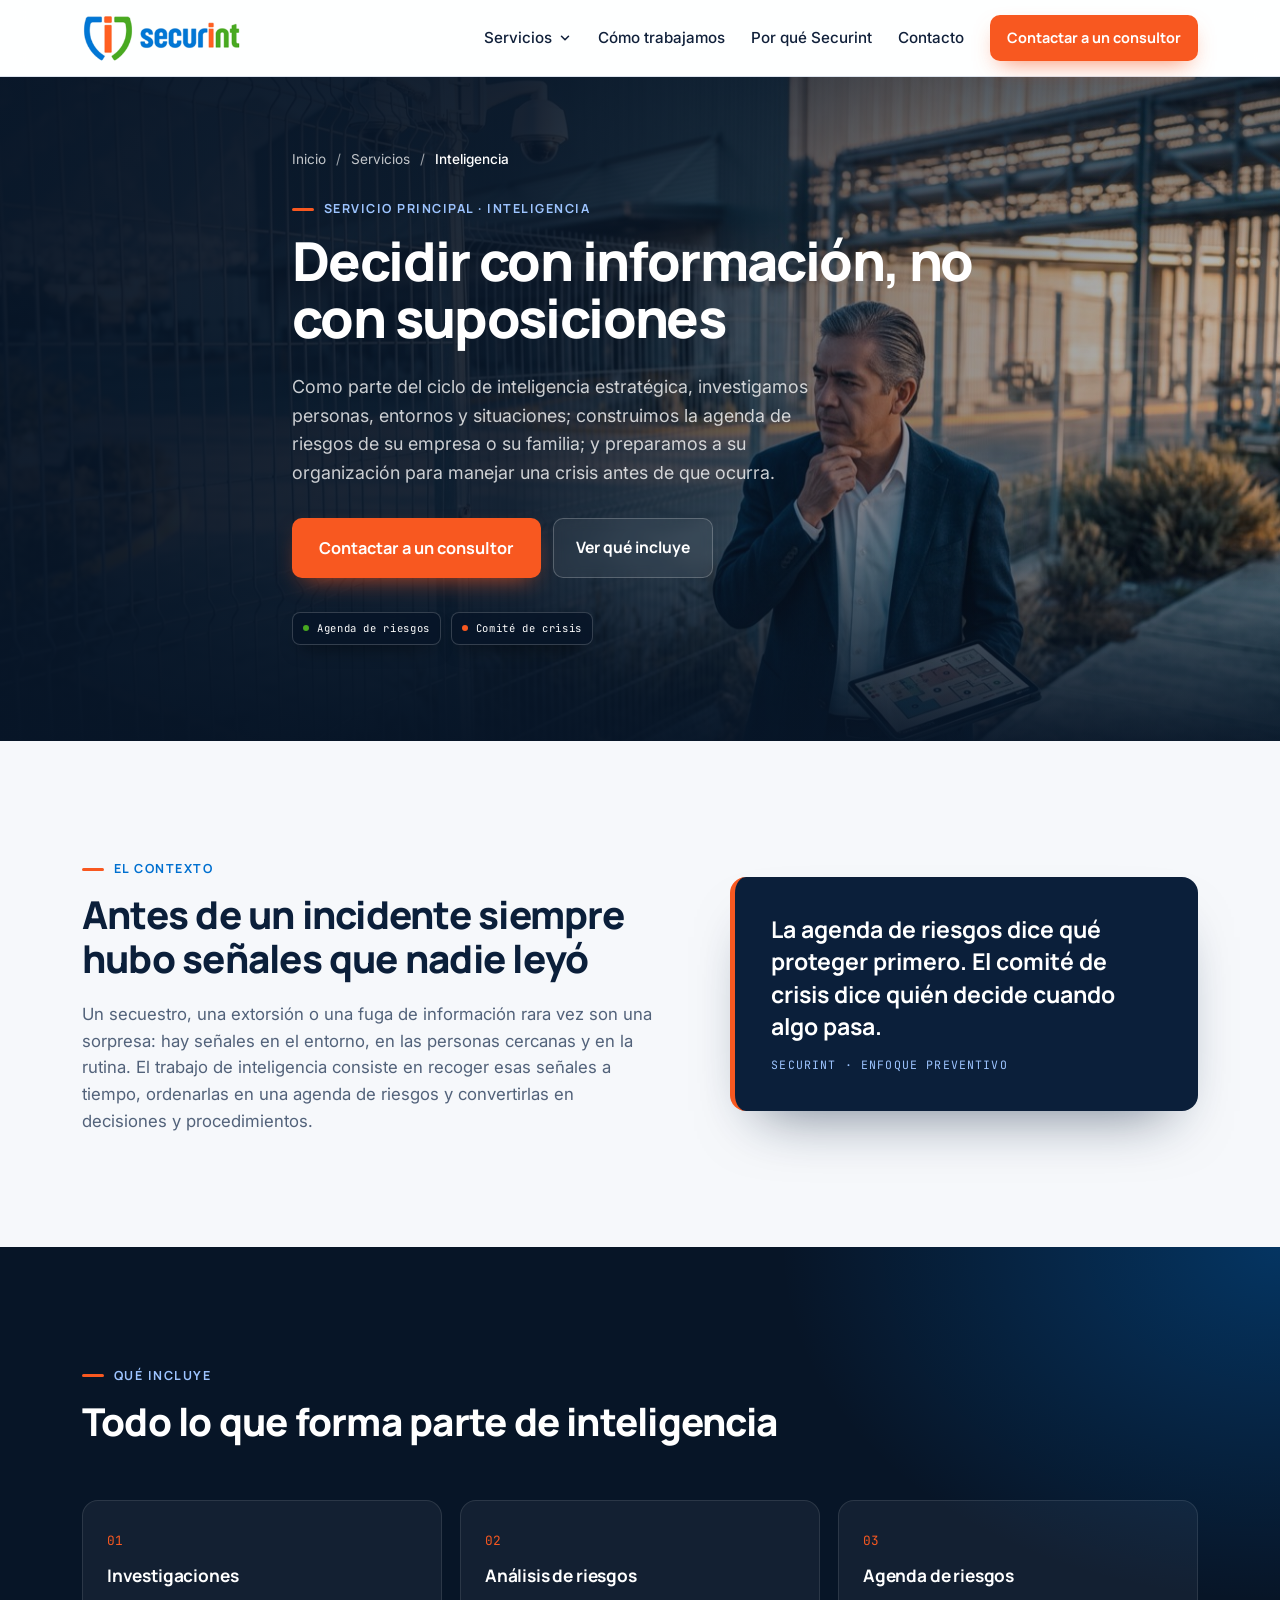
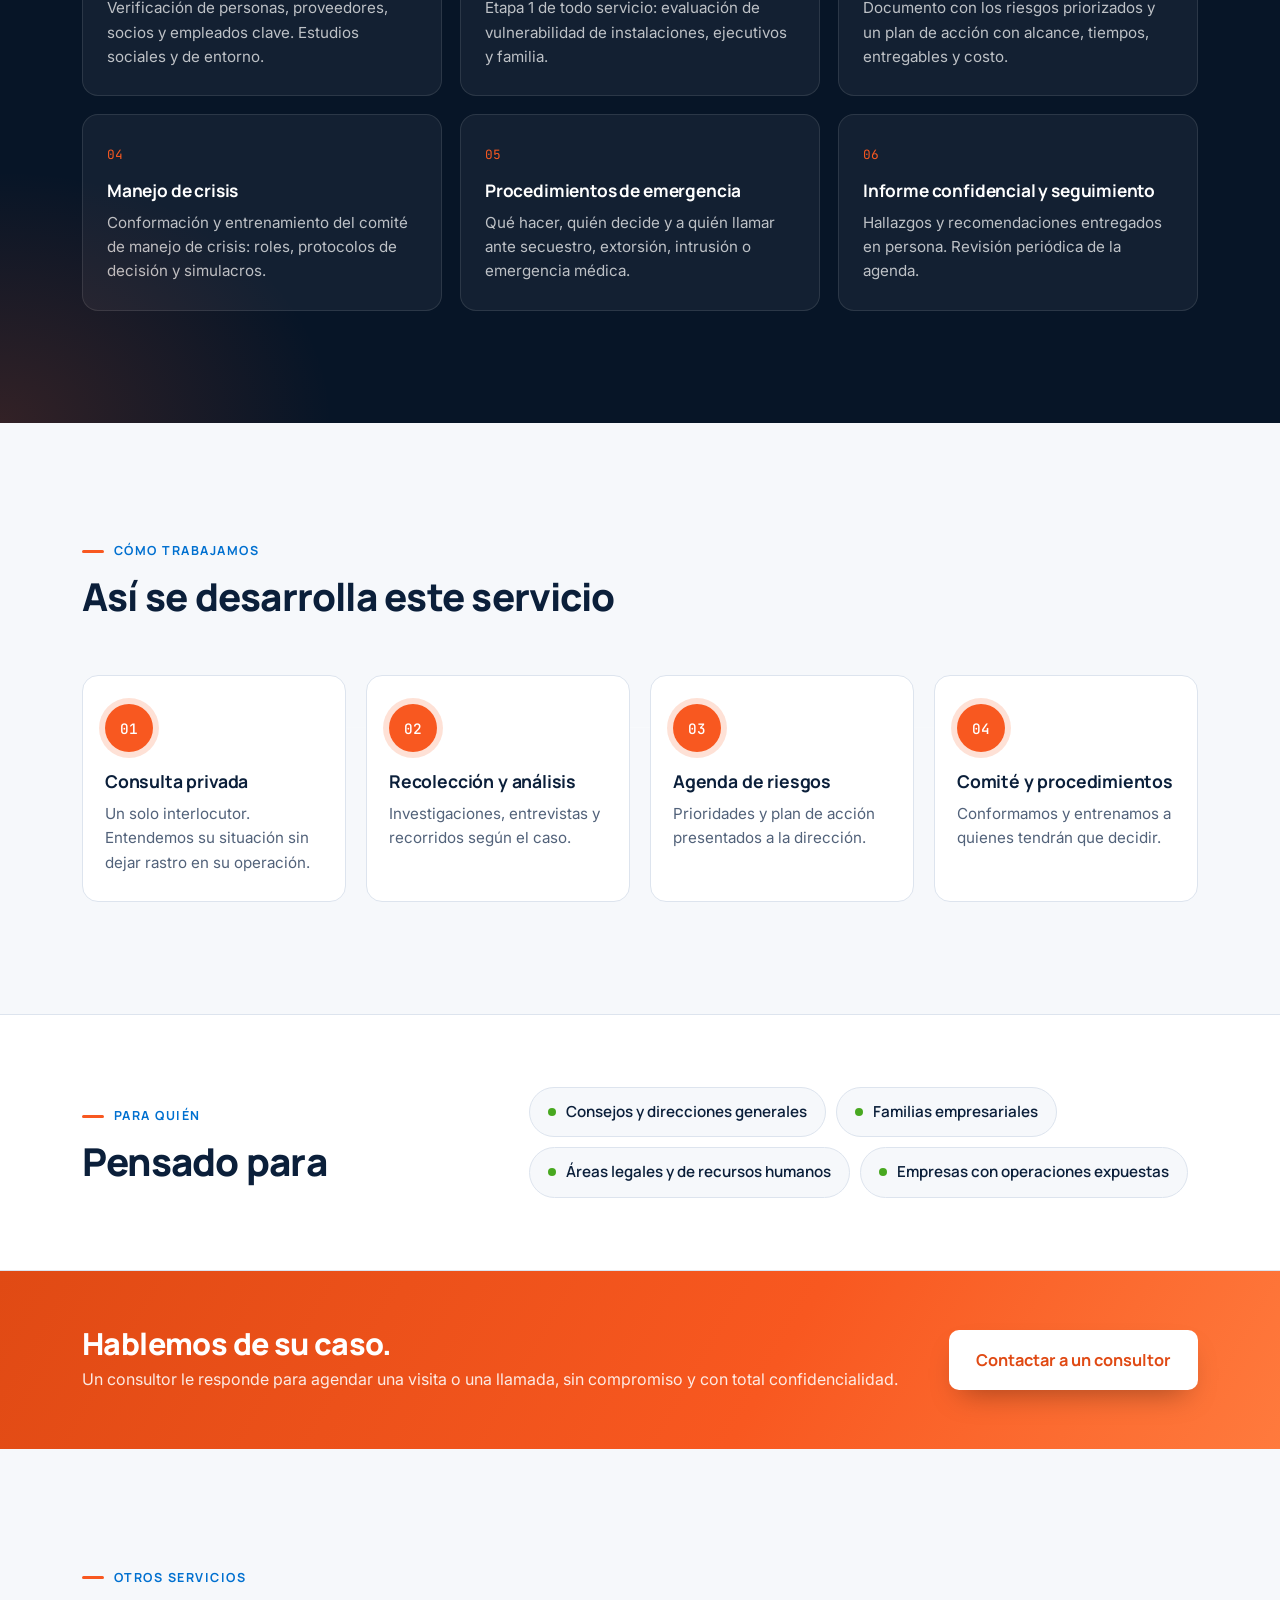
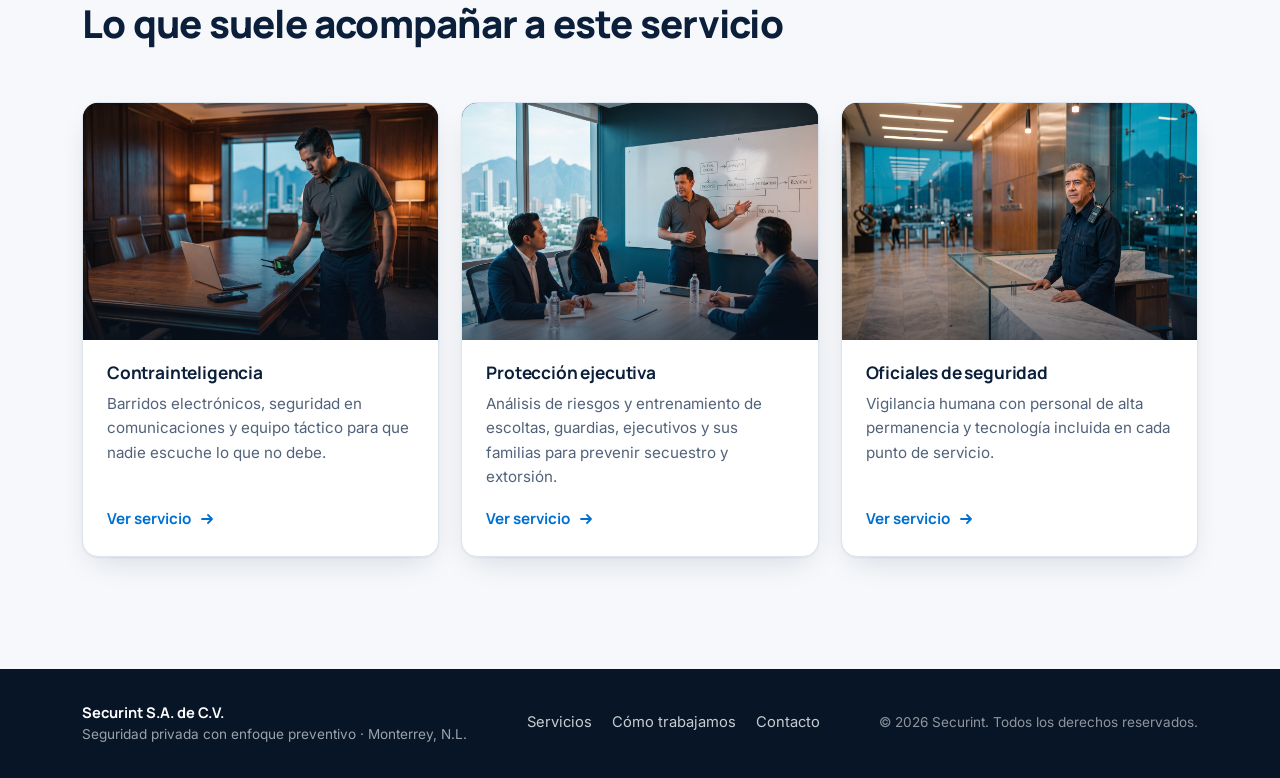
<file: servicios/inteligencia.html>
<!doctype html>
<html lang="es-MX">
<head>
  <meta charset="utf-8">
  <meta name="viewport" content="width=device-width, initial-scale=1, viewport-fit=cover">
  <title>Inteligencia · Securint</title>
  <meta name="description" content="Investigaciones, agenda de riesgos y manejo de crisis para decidir con información, no con suposiciones. Securint, seguridad privada con enfoque preventivo en Monterrey.">
  <meta property="og:title" content="Inteligencia · Securint">
  <meta property="og:description" content="Investigaciones, agenda de riesgos y manejo de crisis para decidir con información, no con suposiciones.">
  <meta property="og:type" content="website">
  <meta property="og:image" content="https://securint.com.mx/assets/img/serv-riesgo.jpg">
  <meta name="theme-color" content="#071527">
  <link rel="icon" href="../assets/favicon.svg" type="image/svg+xml">
  <link rel="preconnect" href="https://fonts.googleapis.com">
  <link rel="preconnect" href="https://fonts.gstatic.com" crossorigin>
  <link href="https://fonts.googleapis.com/css2?family=Inter:wght@400;500;600&family=Manrope:wght@600;700;800&family=JetBrains+Mono:wght@500&display=swap" rel="stylesheet">
  <link rel="stylesheet" href="../css/styles.css">
</head>
<body class="pagina-servicio">

<a class="saltar" href="#contenido">Ir al contenido</a>

<header class="cabecera" id="inicio">
  <div class="contenedor cabecera__fila">
    <a class="cabecera__logo" href="../index.html" aria-label="Securint, inicio">
      <img src="../assets/logo.png" alt="Securint" width="158" height="49">
    </a>
    <button class="cabecera__menu" type="button" aria-expanded="false" aria-controls="nav" aria-label="Abrir menú">
      <span></span><span></span><span></span>
    </button>
    <nav class="nav" id="nav" aria-label="Principal">
      <div class="nav__grupo">
        <button class="nav__desplegable" type="button" aria-expanded="false" aria-controls="menu-servicios">
          Servicios
          <svg class="nav__flecha" viewBox="0 0 16 16" aria-hidden="true"><path d="M4 6l4 4 4-4"/></svg>
        </button>
        <div class="mega" id="menu-servicios">
          <div class="mega__grid">
            <a class="mega__item" href="inteligencia.html" aria-current="page"><span class="mega__icono"><svg viewBox="0 0 24 24"><path d="M3 12s3.5-6 9-6 9 6 9 6-3.5 6-9 6-9-6-9-6z"/><circle cx="12" cy="12" r="2.8"/></svg></span><span><strong>Inteligencia</strong><small>Investigaciones, agenda de riesgos y manejo de crisis para decidir con información, no con suposiciones.</small></span></a>
            <a class="mega__item" href="contrainteligencia.html"><span class="mega__icono"><svg viewBox="0 0 24 24"><circle cx="12" cy="12" r="2"/><path d="M8.5 8.5a5 5 0 0 0 0 7M15.5 8.5a5 5 0 0 1 0 7"/><path d="M5.5 5.5a9 9 0 0 0 0 13M18.5 5.5a9 9 0 0 1 0 13"/></svg></span><span><strong>Contrainteligencia</strong><small>Barridos electrónicos, seguridad en comunicaciones y equipo táctico para que nadie escuche lo que no debe.</small></span></a>
            <a class="mega__item" href="proteccion-ejecutiva.html"><span class="mega__icono"><svg viewBox="0 0 24 24"><path d="M12 3l7 3v5c0 5-3.5 8.5-7 10-3.5-1.5-7-5-7-10V6l7-3z"/><circle cx="12" cy="10" r="2.2"/><path d="M8.5 16.5c.8-1.8 2-2.6 3.5-2.6s2.7.8 3.5 2.6"/></svg></span><span><strong>Protección ejecutiva</strong><small>Análisis de riesgos y entrenamiento de escoltas, guardias, ejecutivos y sus familias para prevenir secuestro y extorsión.</small></span></a>
            <a class="mega__item" href="oficiales-de-seguridad.html"><span class="mega__icono"><svg viewBox="0 0 24 24"><circle cx="12" cy="7" r="3.5"/><path d="M5 21c0-4 3-6.5 7-6.5s7 2.5 7 6.5"/><path d="M12 14.5v6.5"/></svg></span><span><strong>Oficiales de seguridad</strong><small>Vigilancia humana con personal de alta permanencia y tecnología incluida en cada punto de servicio.</small></span></a>
            <a class="mega__item" href="seguridad-electronica.html"><span class="mega__icono"><svg viewBox="0 0 24 24"><rect x="3" y="6" width="13" height="9" rx="2"/><path d="M16 9.5l5-2.5v8l-5-2.5"/><path d="M7 18.5h5M9.5 15v3.5"/></svg></span><span><strong>Seguridad electrónica</strong><small>CCTV, control de acceso y centros de monitoreo: ingeniería, venta, renta, instalación y mantenimiento.</small></span></a>
          </div>
          <a class="mega__pie" href="../index.html#contacto">¿No sabe por dónde empezar? Contacte a un consultor →</a>
        </div>
      </div>
      <a href="../index.html#proceso">Cómo trabajamos</a>
      <a href="../index.html#porque">Por qué Securint</a>
      <a href="../index.html#contacto">Contacto</a>
      <a class="boton boton--primario boton--chico" href="../index.html#contacto">Contactar a un consultor</a>
    </nav>
  </div>
</header>

<main id="contenido">

  <section class="hero hero--servicio">
    <div class="hero__fondo" aria-hidden="true">
      <img class="hero__foto" src="../assets/img/serv-riesgo.jpg" alt="" width="1400" height="939" fetchpriority="high">
      <div class="hero__velo"></div>
    </div>
    <div class="contenedor hero__servicio">
      <nav class="migas" aria-label="Ubicación">
        <a href="../index.html">Inicio</a><span>/</span><a href="../index.html#servicios">Servicios</a><span>/</span><span aria-current="page">Inteligencia</span>
      </nav>
      <p class="etiqueta etiqueta--clara">Servicio principal · Inteligencia</p>
      <h1>Decidir con información, no con suposiciones</h1>
      <p class="hero__bajada">Como parte del ciclo de inteligencia estratégica, investigamos personas, entornos y situaciones; construimos la agenda de riesgos de su empresa o su familia; y preparamos a su organización para manejar una crisis antes de que ocurra.</p>
      <div class="hero__acciones">
        <a class="boton boton--primario boton--grande" href="../index.html#contacto">Contactar a un consultor</a>
        <a class="boton boton--fantasma" href="#incluye">Ver qué incluye</a>
      </div>
      <div class="hero__chips" aria-hidden="true"><span class="visual__chip visual__chip--a">Agenda de riesgos</span><span class="visual__chip visual__chip--b">Comité de crisis</span></div>
    </div>
  </section>

  <section class="seccion">
    <div class="contenedor contexto__grid">
      <div>
        <p class="etiqueta">El contexto</p>
        <h2>Antes de un incidente siempre hubo señales que nadie leyó</h2>
        <p class="parrafo">Un secuestro, una extorsión o una fuga de información rara vez son una sorpresa: hay señales en el entorno, en las personas cercanas y en la rutina. El trabajo de inteligencia consiste en recoger esas señales a tiempo, ordenarlas en una agenda de riesgos y convertirlas en decisiones y procedimientos.</p>
      </div>
      <blockquote class="cita-grande">
        <p>La agenda de riesgos dice qué proteger primero. El comité de crisis dice quién decide cuando algo pasa.</p>
        <footer>Securint · Enfoque preventivo</footer>
      </blockquote>
    </div>
  </section>

  <section class="seccion seccion--oscura" id="incluye">
    <div class="seccion__fondo" aria-hidden="true"></div>
    <div class="contenedor">
      <div class="seccion__cabeza">
        <p class="etiqueta etiqueta--clara">Qué incluye</p>
        <h2>Todo lo que forma parte de inteligencia</h2>
      </div>
      <ul class="incluye-grid">
        <li class="incluye-card">
          <span class="incluye-card__num">01</span>
          <h3>Investigaciones</h3>
          <p>Verificación de personas, proveedores, socios y empleados clave. Estudios sociales y de entorno.</p>
        </li>
        <li class="incluye-card">
          <span class="incluye-card__num">02</span>
          <h3>Análisis de riesgos</h3>
          <p>Etapa 1 de todo servicio: evaluación de vulnerabilidad de instalaciones, ejecutivos y familia.</p>
        </li>
        <li class="incluye-card">
          <span class="incluye-card__num">03</span>
          <h3>Agenda de riesgos</h3>
          <p>Documento con los riesgos priorizados y un plan de acción con alcance, tiempos, entregables y costo.</p>
        </li>
        <li class="incluye-card">
          <span class="incluye-card__num">04</span>
          <h3>Manejo de crisis</h3>
          <p>Conformación y entrenamiento del comité de manejo de crisis: roles, protocolos de decisión y simulacros.</p>
        </li>
        <li class="incluye-card">
          <span class="incluye-card__num">05</span>
          <h3>Procedimientos de emergencia</h3>
          <p>Qué hacer, quién decide y a quién llamar ante secuestro, extorsión, intrusión o emergencia médica.</p>
        </li>
        <li class="incluye-card">
          <span class="incluye-card__num">06</span>
          <h3>Informe confidencial y seguimiento</h3>
          <p>Hallazgos y recomendaciones entregados en persona. Revisión periódica de la agenda.</p>
        </li>
      </ul>
    </div>
  </section>

  <section class="seccion">
    <div class="contenedor">
      <div class="seccion__cabeza">
        <p class="etiqueta">Cómo trabajamos</p>
        <h2>Así se desarrolla este servicio</h2>
      </div>
      <ol class="pasos pasos--claros">
        <li class="paso">
          <span class="paso__num">01</span>
          <h3>Consulta privada</h3>
          <p>Un solo interlocutor. Entendemos su situación sin dejar rastro en su operación.</p>
        </li>
        <li class="paso">
          <span class="paso__num">02</span>
          <h3>Recolección y análisis</h3>
          <p>Investigaciones, entrevistas y recorridos según el caso.</p>
        </li>
        <li class="paso">
          <span class="paso__num">03</span>
          <h3>Agenda de riesgos</h3>
          <p>Prioridades y plan de acción presentados a la dirección.</p>
        </li>
        <li class="paso">
          <span class="paso__num">04</span>
          <h3>Comité y procedimientos</h3>
          <p>Conformamos y entrenamos a quienes tendrán que decidir.</p>
        </li>
      </ol>
    </div>
  </section>

  <section class="seccion seccion--para">
    <div class="contenedor para__grid">
      <div>
        <p class="etiqueta">Para quién</p>
        <h2>Pensado para</h2>
      </div>
      <ul class="para__lista">
        <li>Consejos y direcciones generales</li>
        <li>Familias empresariales</li>
        <li>Áreas legales y de recursos humanos</li>
        <li>Empresas con operaciones expuestas</li>
      </ul>
    </div>
  </section>

  <section class="banda">
    <div class="contenedor banda__fila">
      <div>
        <h2>Hablemos de su caso.</h2>
        <p>Un consultor le responde para agendar una visita o una llamada, sin compromiso y con total confidencialidad.</p>
      </div>
      <a class="boton boton--primario boton--grande" href="../index.html#contacto">Contactar a un consultor</a>
    </div>
  </section>

  <section class="seccion">
    <div class="contenedor">
      <div class="seccion__cabeza">
        <p class="etiqueta">Otros servicios</p>
        <h2>Lo que suele acompañar a este servicio</h2>
      </div>
      <div class="serv-grid serv-grid--tres">
        <a class="serv-card serv-card--chica" href="contrainteligencia.html">
          <div class="serv-card__foto"><img src="../assets/img/serv-inteligencia.jpg" alt="" width="1400" height="939" loading="lazy"></div>
          <div class="serv-card__cuerpo">
            <h3>Contrainteligencia</h3>
            <p>Barridos electrónicos, seguridad en comunicaciones y equipo táctico para que nadie escuche lo que no debe.</p>
            <span class="serv-card__mas">Ver servicio <svg viewBox="0 0 16 16" aria-hidden="true"><path d="M3 8h10M9 4l4 4-4 4"/></svg></span>
          </div>
        </a>
        <a class="serv-card serv-card--chica" href="proteccion-ejecutiva.html">
          <div class="serv-card__foto"><img src="../assets/img/serv-consultoria.jpg" alt="" width="1400" height="939" loading="lazy"></div>
          <div class="serv-card__cuerpo">
            <h3>Protección ejecutiva</h3>
            <p>Análisis de riesgos y entrenamiento de escoltas, guardias, ejecutivos y sus familias para prevenir secuestro y extorsión.</p>
            <span class="serv-card__mas">Ver servicio <svg viewBox="0 0 16 16" aria-hidden="true"><path d="M3 8h10M9 4l4 4-4 4"/></svg></span>
          </div>
        </a>
        <a class="serv-card serv-card--chica" href="oficiales-de-seguridad.html">
          <div class="serv-card__foto"><img src="../assets/img/serv-oficiales.jpg" alt="" width="1400" height="939" loading="lazy"></div>
          <div class="serv-card__cuerpo">
            <h3>Oficiales de seguridad</h3>
            <p>Vigilancia humana con personal de alta permanencia y tecnología incluida en cada punto de servicio.</p>
            <span class="serv-card__mas">Ver servicio <svg viewBox="0 0 16 16" aria-hidden="true"><path d="M3 8h10M9 4l4 4-4 4"/></svg></span>
          </div>
        </a>
      </div>
    </div>
  </section>

</main>

<footer class="pie">
  <div class="contenedor pie__fila">
    <div>
      <strong class="pie__marca">Securint S.A. de C.V.</strong>
      <span class="pie__sub">Seguridad privada con enfoque preventivo · Monterrey, N.L.</span>
    </div>
    <nav class="pie__nav" aria-label="Pie de página">
      <a href="../index.html#servicios">Servicios</a>
      <a href="../index.html#proceso">Cómo trabajamos</a>
      <a href="../index.html#contacto">Contacto</a>
    </nav>
    <span class="pie__copy">© <span id="anio"></span> Securint. Todos los derechos reservados.</span>
  </div>
</footer>

<script src="../js/main.js" defer></script>
</body>
</html>
</file>
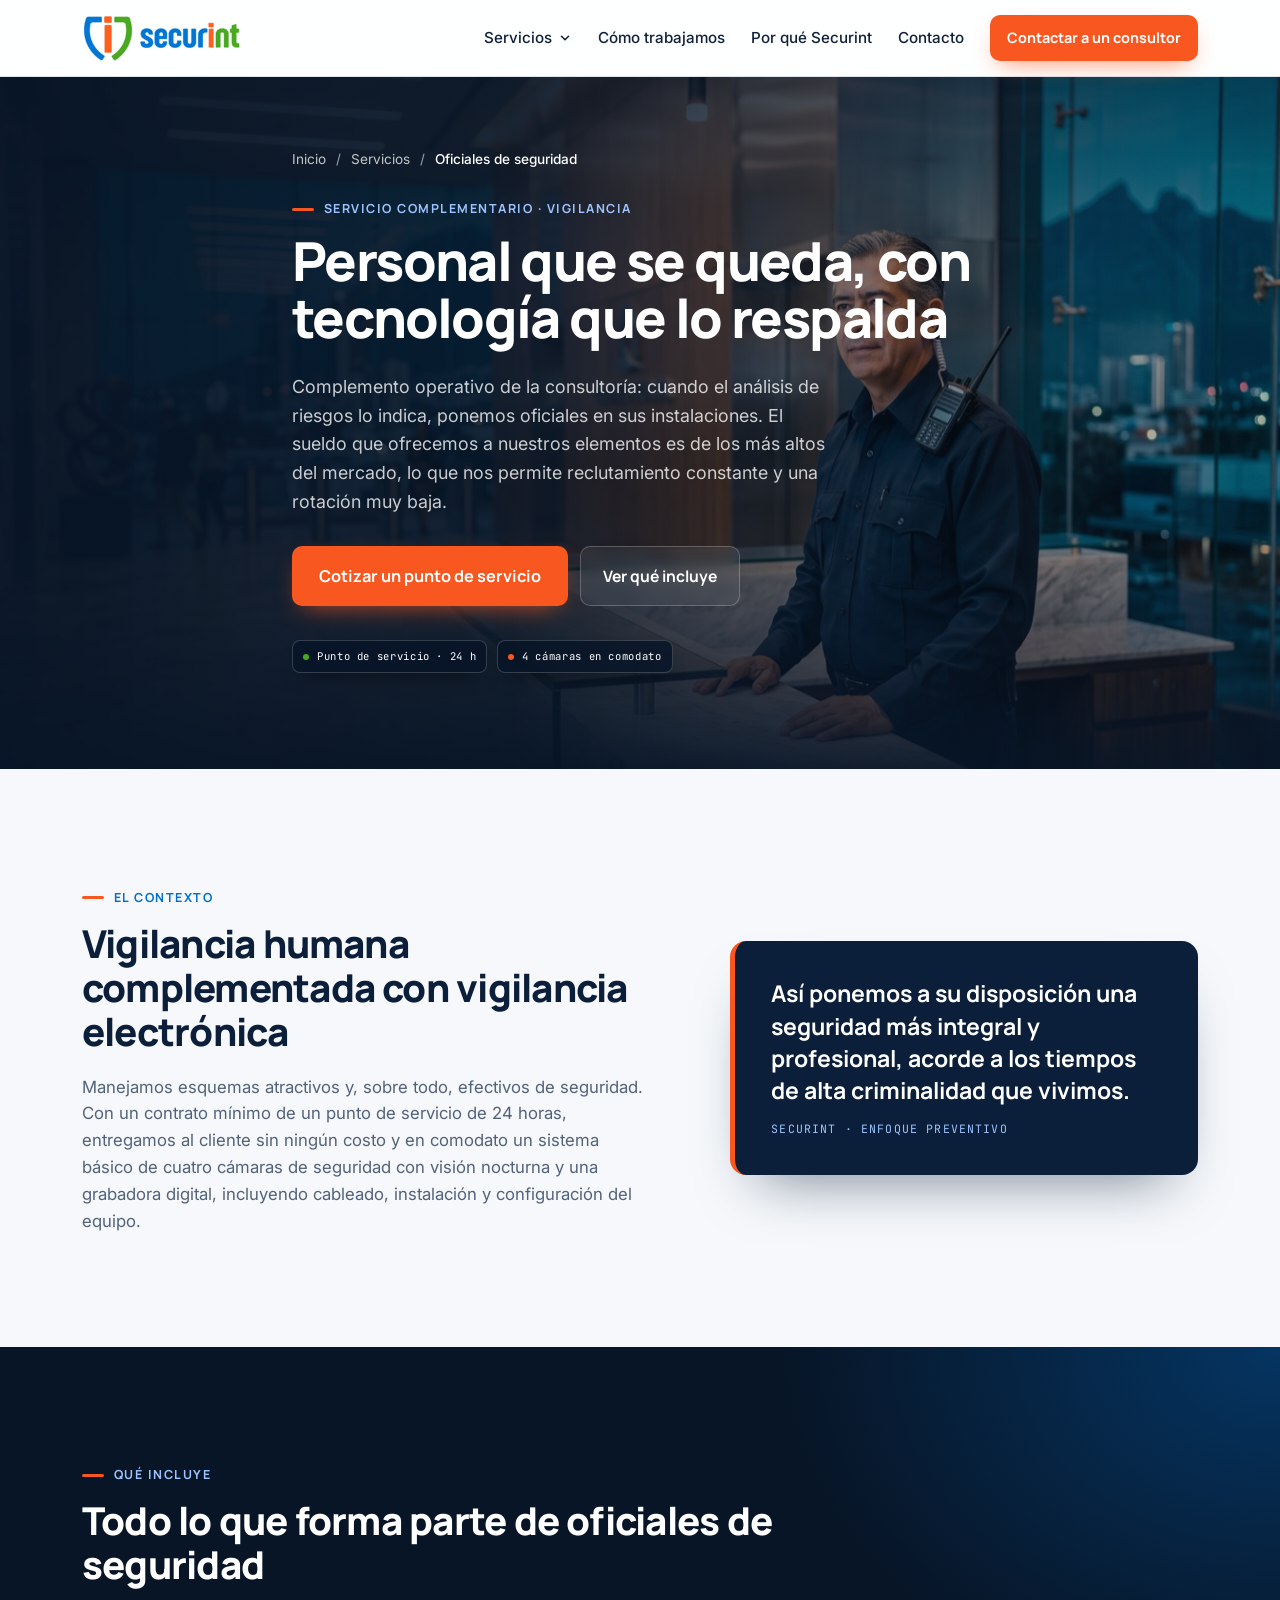
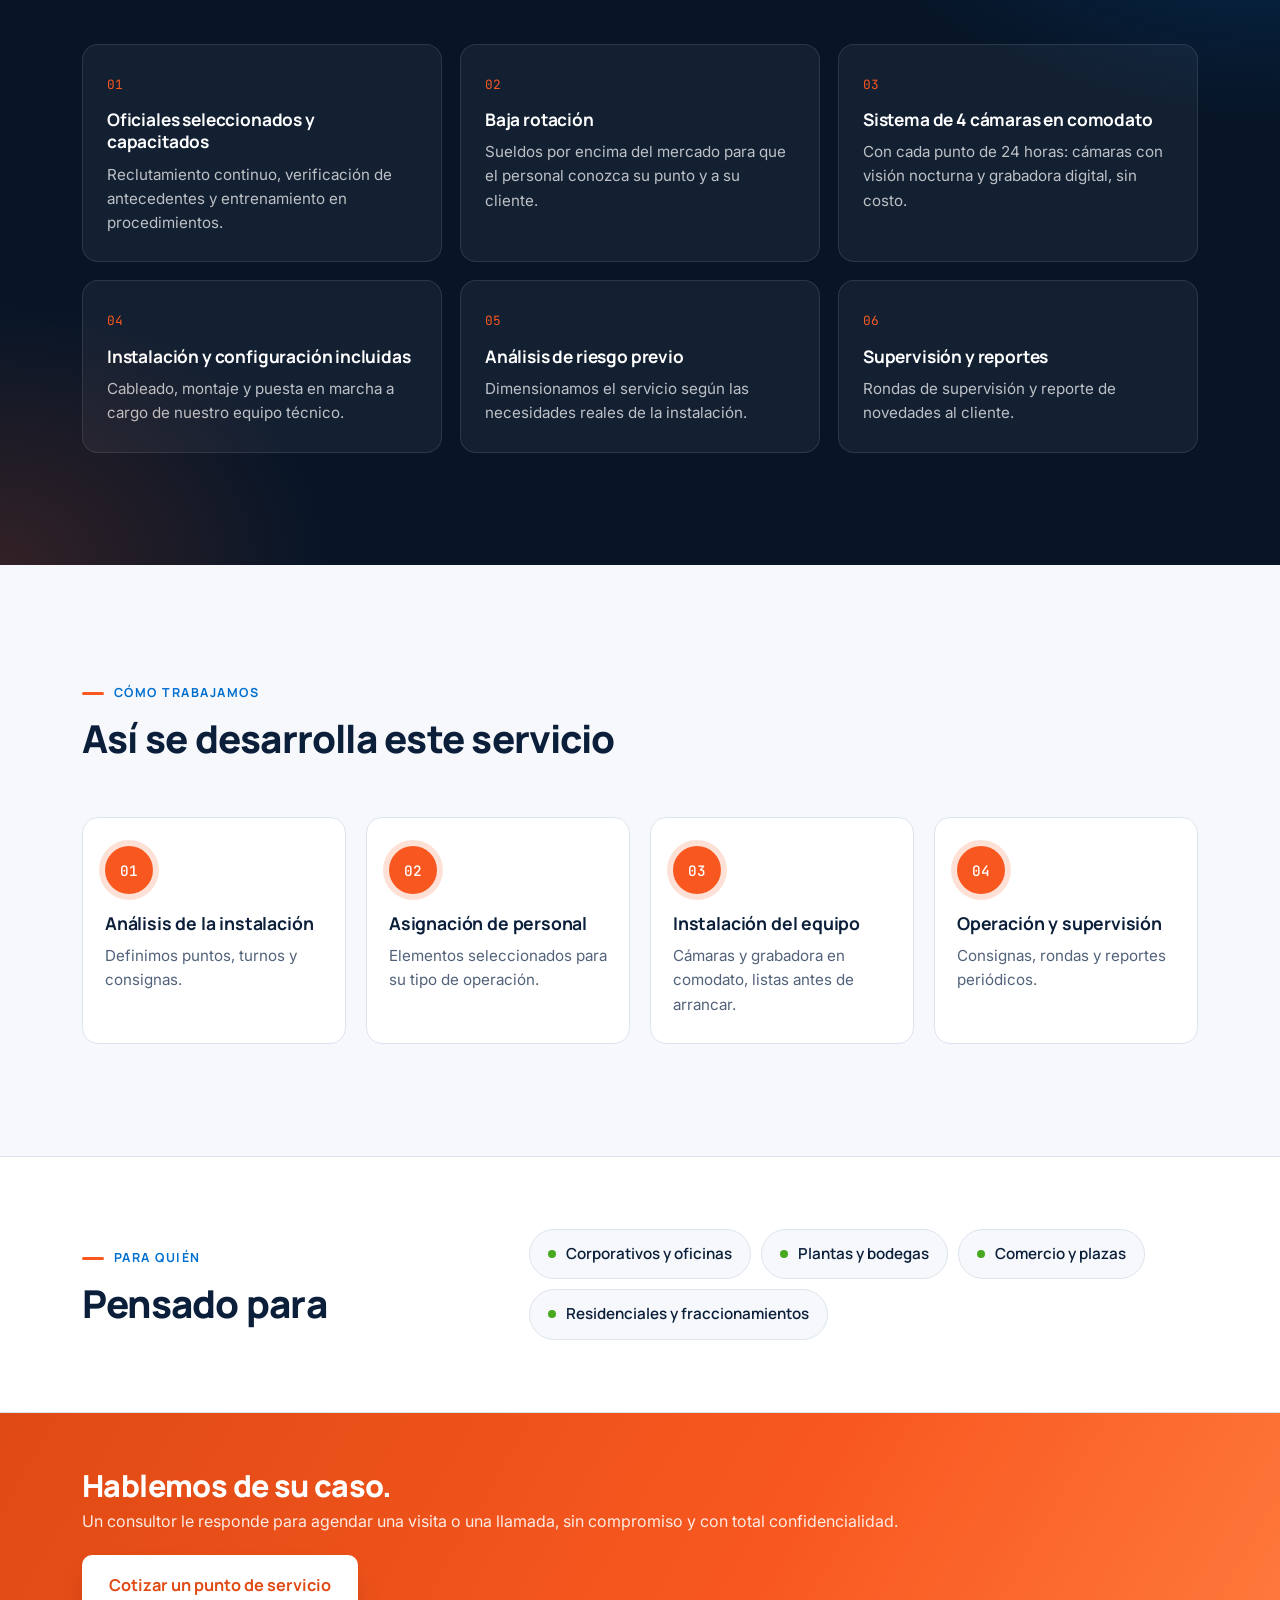
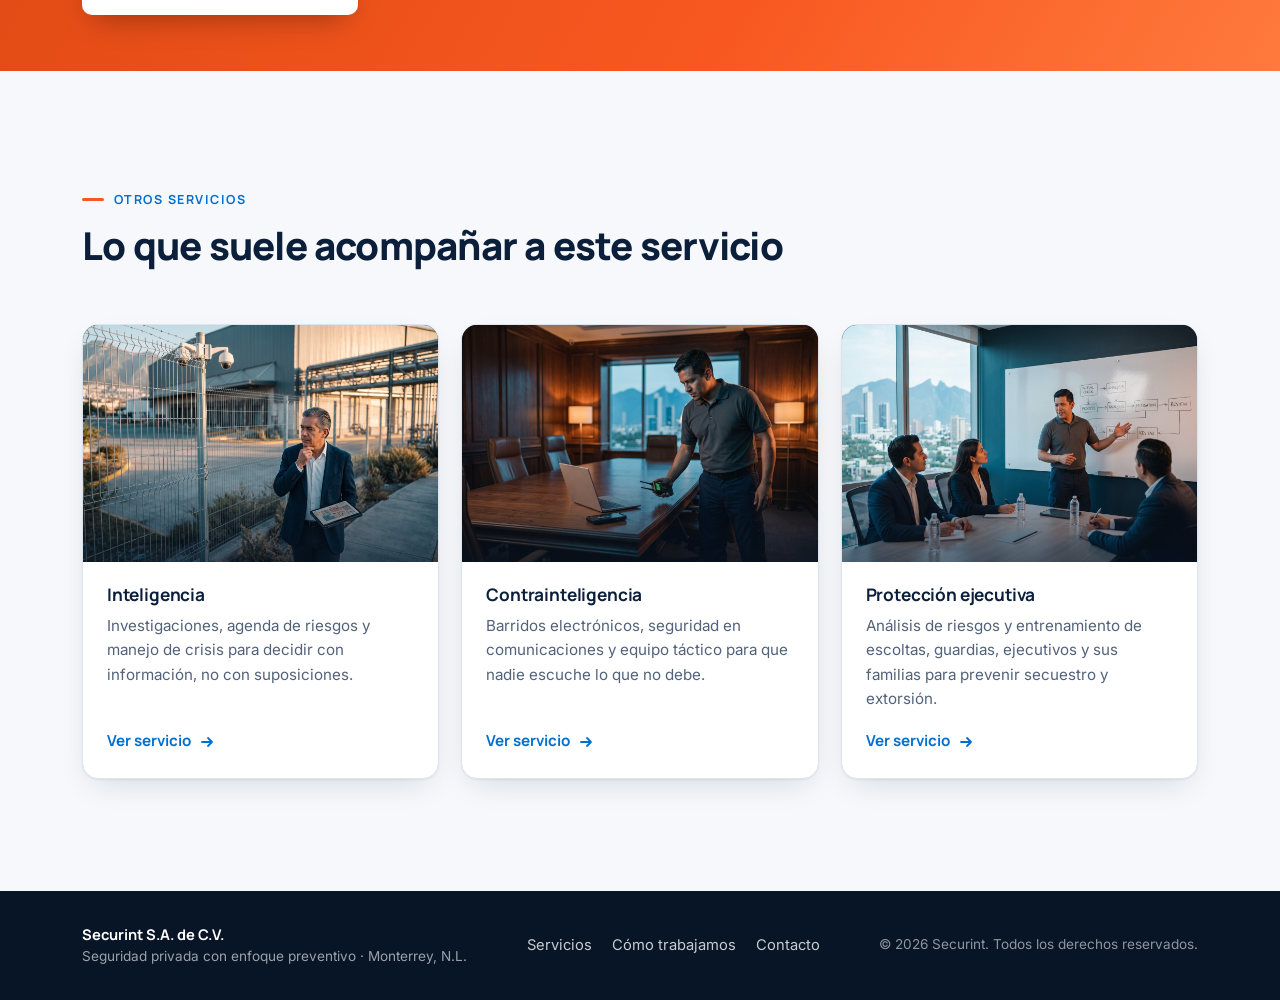
<file: servicios/oficiales-de-seguridad.html>
<!doctype html>
<html lang="es-MX">
<head>
  <meta charset="utf-8">
  <meta name="viewport" content="width=device-width, initial-scale=1, viewport-fit=cover">
  <title>Oficiales de seguridad · Securint</title>
  <meta name="description" content="Vigilancia humana con personal de alta permanencia y tecnología incluida en cada punto de servicio. Securint, seguridad privada con enfoque preventivo en Monterrey.">
  <meta property="og:title" content="Oficiales de seguridad · Securint">
  <meta property="og:description" content="Vigilancia humana con personal de alta permanencia y tecnología incluida en cada punto de servicio.">
  <meta property="og:type" content="website">
  <meta property="og:image" content="https://securint.com.mx/assets/img/serv-oficiales.jpg">
  <meta name="theme-color" content="#071527">
  <link rel="icon" href="../assets/favicon.svg" type="image/svg+xml">
  <link rel="preconnect" href="https://fonts.googleapis.com">
  <link rel="preconnect" href="https://fonts.gstatic.com" crossorigin>
  <link href="https://fonts.googleapis.com/css2?family=Inter:wght@400;500;600&family=Manrope:wght@600;700;800&family=JetBrains+Mono:wght@500&display=swap" rel="stylesheet">
  <link rel="stylesheet" href="../css/styles.css">
</head>
<body class="pagina-servicio">

<a class="saltar" href="#contenido">Ir al contenido</a>

<header class="cabecera" id="inicio">
  <div class="contenedor cabecera__fila">
    <a class="cabecera__logo" href="../index.html" aria-label="Securint, inicio">
      <img src="../assets/logo.png" alt="Securint" width="158" height="49">
    </a>
    <button class="cabecera__menu" type="button" aria-expanded="false" aria-controls="nav" aria-label="Abrir menú">
      <span></span><span></span><span></span>
    </button>
    <nav class="nav" id="nav" aria-label="Principal">
      <div class="nav__grupo">
        <button class="nav__desplegable" type="button" aria-expanded="false" aria-controls="menu-servicios">
          Servicios
          <svg class="nav__flecha" viewBox="0 0 16 16" aria-hidden="true"><path d="M4 6l4 4 4-4"/></svg>
        </button>
        <div class="mega" id="menu-servicios">
          <div class="mega__grid">
            <a class="mega__item" href="inteligencia.html"><span class="mega__icono"><svg viewBox="0 0 24 24"><path d="M3 12s3.5-6 9-6 9 6 9 6-3.5 6-9 6-9-6-9-6z"/><circle cx="12" cy="12" r="2.8"/></svg></span><span><strong>Inteligencia</strong><small>Investigaciones, agenda de riesgos y manejo de crisis para decidir con información, no con suposiciones.</small></span></a>
            <a class="mega__item" href="contrainteligencia.html"><span class="mega__icono"><svg viewBox="0 0 24 24"><circle cx="12" cy="12" r="2"/><path d="M8.5 8.5a5 5 0 0 0 0 7M15.5 8.5a5 5 0 0 1 0 7"/><path d="M5.5 5.5a9 9 0 0 0 0 13M18.5 5.5a9 9 0 0 1 0 13"/></svg></span><span><strong>Contrainteligencia</strong><small>Barridos electrónicos, seguridad en comunicaciones y equipo táctico para que nadie escuche lo que no debe.</small></span></a>
            <a class="mega__item" href="proteccion-ejecutiva.html"><span class="mega__icono"><svg viewBox="0 0 24 24"><path d="M12 3l7 3v5c0 5-3.5 8.5-7 10-3.5-1.5-7-5-7-10V6l7-3z"/><circle cx="12" cy="10" r="2.2"/><path d="M8.5 16.5c.8-1.8 2-2.6 3.5-2.6s2.7.8 3.5 2.6"/></svg></span><span><strong>Protección ejecutiva</strong><small>Análisis de riesgos y entrenamiento de escoltas, guardias, ejecutivos y sus familias para prevenir secuestro y extorsión.</small></span></a>
            <a class="mega__item" href="oficiales-de-seguridad.html" aria-current="page"><span class="mega__icono"><svg viewBox="0 0 24 24"><circle cx="12" cy="7" r="3.5"/><path d="M5 21c0-4 3-6.5 7-6.5s7 2.5 7 6.5"/><path d="M12 14.5v6.5"/></svg></span><span><strong>Oficiales de seguridad</strong><small>Vigilancia humana con personal de alta permanencia y tecnología incluida en cada punto de servicio.</small></span></a>
            <a class="mega__item" href="seguridad-electronica.html"><span class="mega__icono"><svg viewBox="0 0 24 24"><rect x="3" y="6" width="13" height="9" rx="2"/><path d="M16 9.5l5-2.5v8l-5-2.5"/><path d="M7 18.5h5M9.5 15v3.5"/></svg></span><span><strong>Seguridad electrónica</strong><small>CCTV, control de acceso y centros de monitoreo: ingeniería, venta, renta, instalación y mantenimiento.</small></span></a>
          </div>
          <a class="mega__pie" href="../index.html#contacto">¿No sabe por dónde empezar? Contacte a un consultor →</a>
        </div>
      </div>
      <a href="../index.html#proceso">Cómo trabajamos</a>
      <a href="../index.html#porque">Por qué Securint</a>
      <a href="../index.html#contacto">Contacto</a>
      <a class="boton boton--primario boton--chico" href="../index.html#contacto">Contactar a un consultor</a>
    </nav>
  </div>
</header>

<main id="contenido">

  <section class="hero hero--servicio">
    <div class="hero__fondo" aria-hidden="true">
      <img class="hero__foto" src="../assets/img/serv-oficiales.jpg" alt="" width="1400" height="939" fetchpriority="high">
      <div class="hero__velo"></div>
    </div>
    <div class="contenedor hero__servicio">
      <nav class="migas" aria-label="Ubicación">
        <a href="../index.html">Inicio</a><span>/</span><a href="../index.html#servicios">Servicios</a><span>/</span><span aria-current="page">Oficiales de seguridad</span>
      </nav>
      <p class="etiqueta etiqueta--clara">Servicio complementario · Vigilancia</p>
      <h1>Personal que se queda, con tecnología que lo respalda</h1>
      <p class="hero__bajada">Complemento operativo de la consultoría: cuando el análisis de riesgos lo indica, ponemos oficiales en sus instalaciones. El sueldo que ofrecemos a nuestros elementos es de los más altos del mercado, lo que nos permite reclutamiento constante y una rotación muy baja.</p>
      <div class="hero__acciones">
        <a class="boton boton--primario boton--grande" href="../index.html#contacto">Cotizar un punto de servicio</a>
        <a class="boton boton--fantasma" href="#incluye">Ver qué incluye</a>
      </div>
      <div class="hero__chips" aria-hidden="true"><span class="visual__chip visual__chip--a">Punto de servicio · 24 h</span><span class="visual__chip visual__chip--b">4 cámaras en comodato</span></div>
    </div>
  </section>

  <section class="seccion">
    <div class="contenedor contexto__grid">
      <div>
        <p class="etiqueta">El contexto</p>
        <h2>Vigilancia humana complementada con vigilancia electrónica</h2>
        <p class="parrafo">Manejamos esquemas atractivos y, sobre todo, efectivos de seguridad. Con un contrato mínimo de un punto de servicio de 24 horas, entregamos al cliente sin ningún costo y en comodato un sistema básico de cuatro cámaras de seguridad con visión nocturna y una grabadora digital, incluyendo cableado, instalación y configuración del equipo.</p>
      </div>
      <blockquote class="cita-grande">
        <p>Así ponemos a su disposición una seguridad más integral y profesional, acorde a los tiempos de alta criminalidad que vivimos.</p>
        <footer>Securint · Enfoque preventivo</footer>
      </blockquote>
    </div>
  </section>

  <section class="seccion seccion--oscura" id="incluye">
    <div class="seccion__fondo" aria-hidden="true"></div>
    <div class="contenedor">
      <div class="seccion__cabeza">
        <p class="etiqueta etiqueta--clara">Qué incluye</p>
        <h2>Todo lo que forma parte de oficiales de seguridad</h2>
      </div>
      <ul class="incluye-grid">
        <li class="incluye-card">
          <span class="incluye-card__num">01</span>
          <h3>Oficiales seleccionados y capacitados</h3>
          <p>Reclutamiento continuo, verificación de antecedentes y entrenamiento en procedimientos.</p>
        </li>
        <li class="incluye-card">
          <span class="incluye-card__num">02</span>
          <h3>Baja rotación</h3>
          <p>Sueldos por encima del mercado para que el personal conozca su punto y a su cliente.</p>
        </li>
        <li class="incluye-card">
          <span class="incluye-card__num">03</span>
          <h3>Sistema de 4 cámaras en comodato</h3>
          <p>Con cada punto de 24 horas: cámaras con visión nocturna y grabadora digital, sin costo.</p>
        </li>
        <li class="incluye-card">
          <span class="incluye-card__num">04</span>
          <h3>Instalación y configuración incluidas</h3>
          <p>Cableado, montaje y puesta en marcha a cargo de nuestro equipo técnico.</p>
        </li>
        <li class="incluye-card">
          <span class="incluye-card__num">05</span>
          <h3>Análisis de riesgo previo</h3>
          <p>Dimensionamos el servicio según las necesidades reales de la instalación.</p>
        </li>
        <li class="incluye-card">
          <span class="incluye-card__num">06</span>
          <h3>Supervisión y reportes</h3>
          <p>Rondas de supervisión y reporte de novedades al cliente.</p>
        </li>
      </ul>
    </div>
  </section>

  <section class="seccion">
    <div class="contenedor">
      <div class="seccion__cabeza">
        <p class="etiqueta">Cómo trabajamos</p>
        <h2>Así se desarrolla este servicio</h2>
      </div>
      <ol class="pasos pasos--claros">
        <li class="paso">
          <span class="paso__num">01</span>
          <h3>Análisis de la instalación</h3>
          <p>Definimos puntos, turnos y consignas.</p>
        </li>
        <li class="paso">
          <span class="paso__num">02</span>
          <h3>Asignación de personal</h3>
          <p>Elementos seleccionados para su tipo de operación.</p>
        </li>
        <li class="paso">
          <span class="paso__num">03</span>
          <h3>Instalación del equipo</h3>
          <p>Cámaras y grabadora en comodato, listas antes de arrancar.</p>
        </li>
        <li class="paso">
          <span class="paso__num">04</span>
          <h3>Operación y supervisión</h3>
          <p>Consignas, rondas y reportes periódicos.</p>
        </li>
      </ol>
    </div>
  </section>

  <section class="seccion seccion--para">
    <div class="contenedor para__grid">
      <div>
        <p class="etiqueta">Para quién</p>
        <h2>Pensado para</h2>
      </div>
      <ul class="para__lista">
        <li>Corporativos y oficinas</li>
        <li>Plantas y bodegas</li>
        <li>Comercio y plazas</li>
        <li>Residenciales y fraccionamientos</li>
      </ul>
    </div>
  </section>

  <section class="banda">
    <div class="contenedor banda__fila">
      <div>
        <h2>Hablemos de su caso.</h2>
        <p>Un consultor le responde para agendar una visita o una llamada, sin compromiso y con total confidencialidad.</p>
      </div>
      <a class="boton boton--primario boton--grande" href="../index.html#contacto">Cotizar un punto de servicio</a>
    </div>
  </section>

  <section class="seccion">
    <div class="contenedor">
      <div class="seccion__cabeza">
        <p class="etiqueta">Otros servicios</p>
        <h2>Lo que suele acompañar a este servicio</h2>
      </div>
      <div class="serv-grid serv-grid--tres">
        <a class="serv-card serv-card--chica" href="inteligencia.html">
          <div class="serv-card__foto"><img src="../assets/img/serv-riesgo.jpg" alt="" width="1400" height="939" loading="lazy"></div>
          <div class="serv-card__cuerpo">
            <h3>Inteligencia</h3>
            <p>Investigaciones, agenda de riesgos y manejo de crisis para decidir con información, no con suposiciones.</p>
            <span class="serv-card__mas">Ver servicio <svg viewBox="0 0 16 16" aria-hidden="true"><path d="M3 8h10M9 4l4 4-4 4"/></svg></span>
          </div>
        </a>
        <a class="serv-card serv-card--chica" href="contrainteligencia.html">
          <div class="serv-card__foto"><img src="../assets/img/serv-inteligencia.jpg" alt="" width="1400" height="939" loading="lazy"></div>
          <div class="serv-card__cuerpo">
            <h3>Contrainteligencia</h3>
            <p>Barridos electrónicos, seguridad en comunicaciones y equipo táctico para que nadie escuche lo que no debe.</p>
            <span class="serv-card__mas">Ver servicio <svg viewBox="0 0 16 16" aria-hidden="true"><path d="M3 8h10M9 4l4 4-4 4"/></svg></span>
          </div>
        </a>
        <a class="serv-card serv-card--chica" href="proteccion-ejecutiva.html">
          <div class="serv-card__foto"><img src="../assets/img/serv-consultoria.jpg" alt="" width="1400" height="939" loading="lazy"></div>
          <div class="serv-card__cuerpo">
            <h3>Protección ejecutiva</h3>
            <p>Análisis de riesgos y entrenamiento de escoltas, guardias, ejecutivos y sus familias para prevenir secuestro y extorsión.</p>
            <span class="serv-card__mas">Ver servicio <svg viewBox="0 0 16 16" aria-hidden="true"><path d="M3 8h10M9 4l4 4-4 4"/></svg></span>
          </div>
        </a>
      </div>
    </div>
  </section>

</main>

<footer class="pie">
  <div class="contenedor pie__fila">
    <div>
      <strong class="pie__marca">Securint S.A. de C.V.</strong>
      <span class="pie__sub">Seguridad privada con enfoque preventivo · Monterrey, N.L.</span>
    </div>
    <nav class="pie__nav" aria-label="Pie de página">
      <a href="../index.html#servicios">Servicios</a>
      <a href="../index.html#proceso">Cómo trabajamos</a>
      <a href="../index.html#contacto">Contacto</a>
    </nav>
    <span class="pie__copy">© <span id="anio"></span> Securint. Todos los derechos reservados.</span>
  </div>
</footer>

<script src="../js/main.js" defer></script>
</body>
</html>
</file>
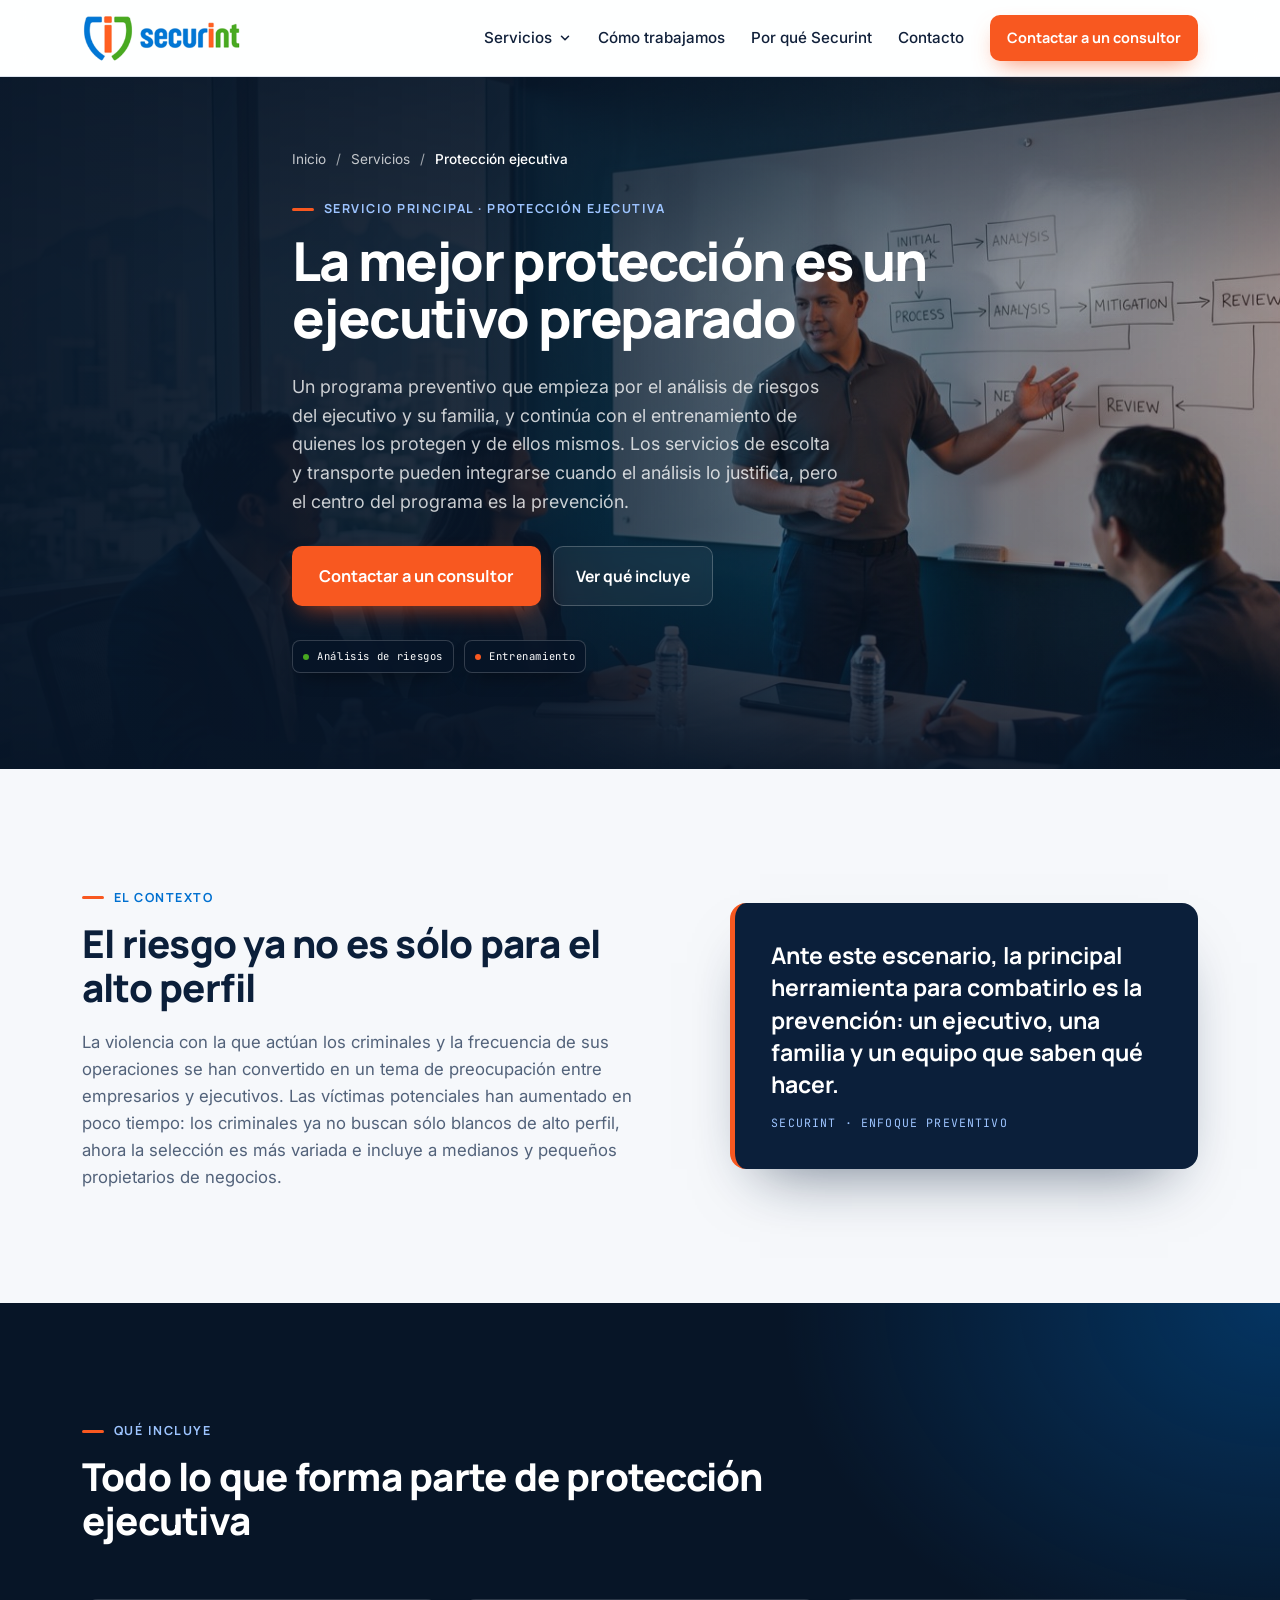
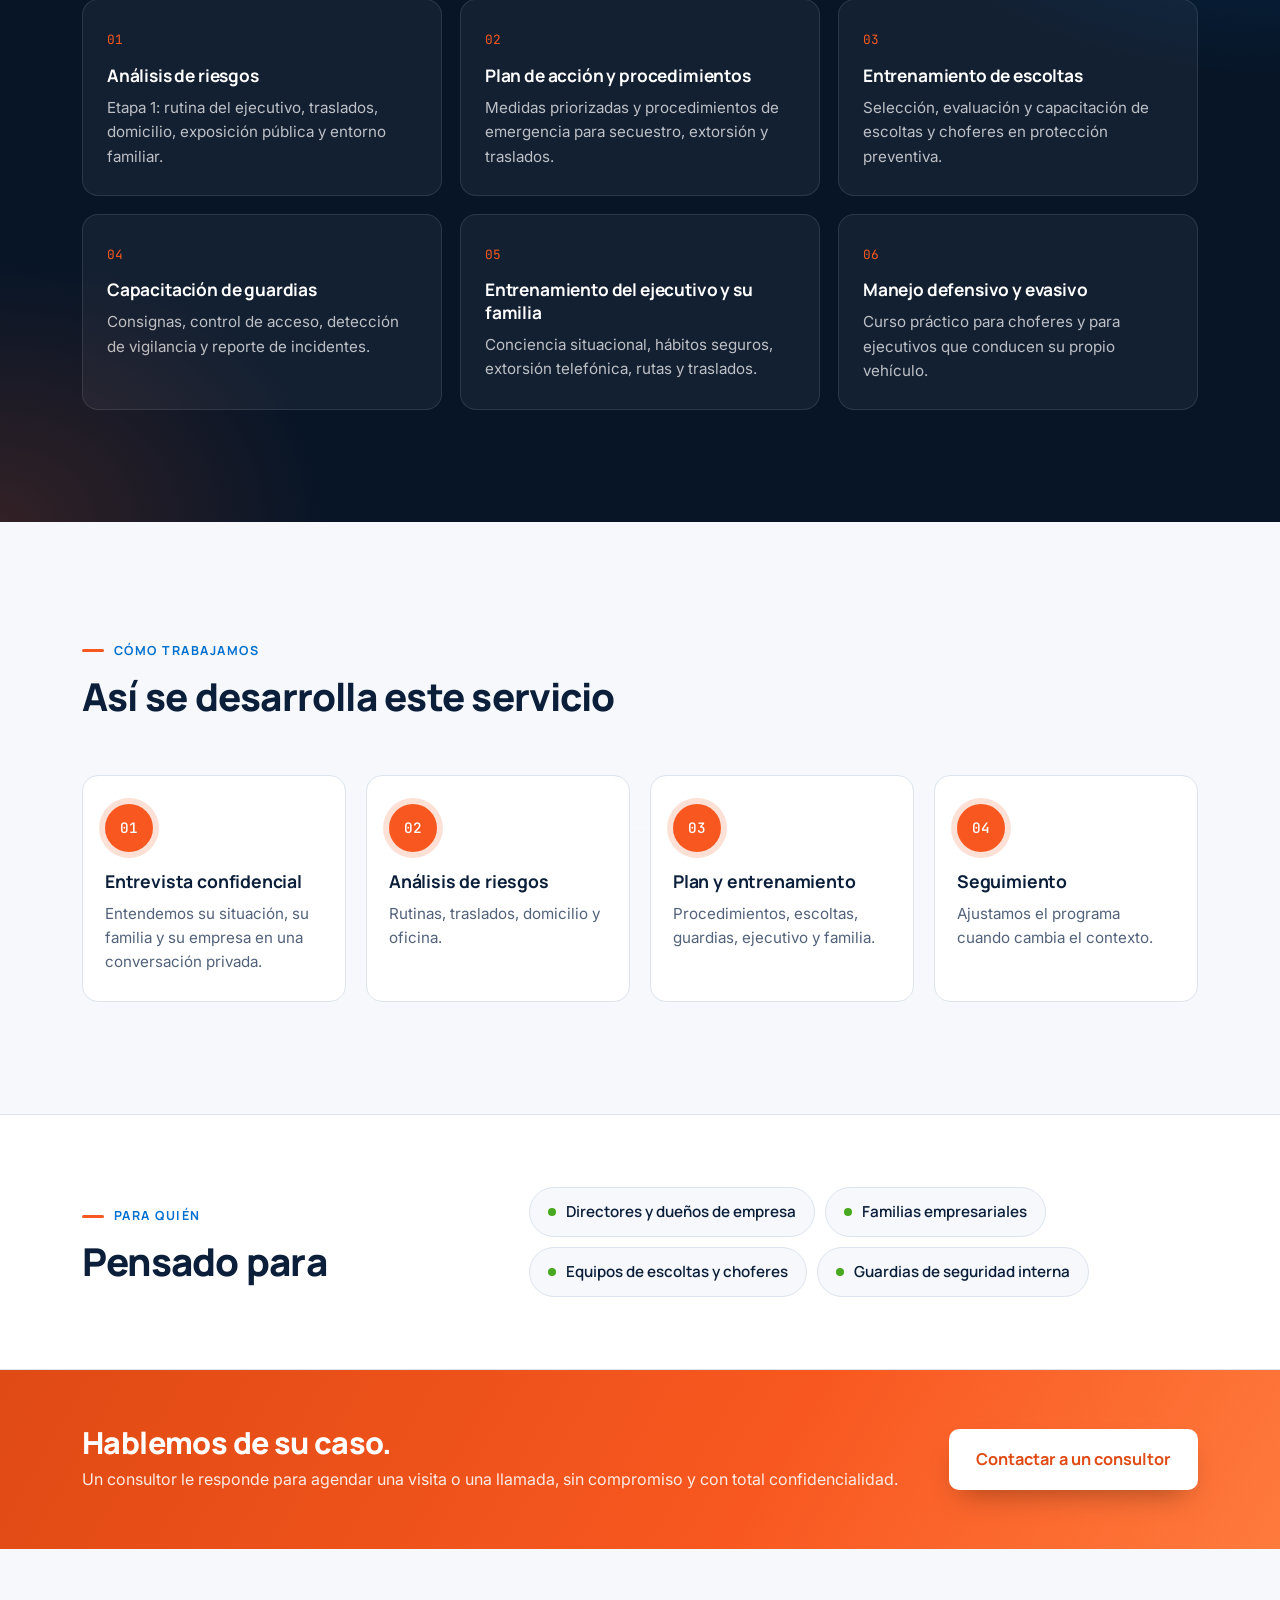
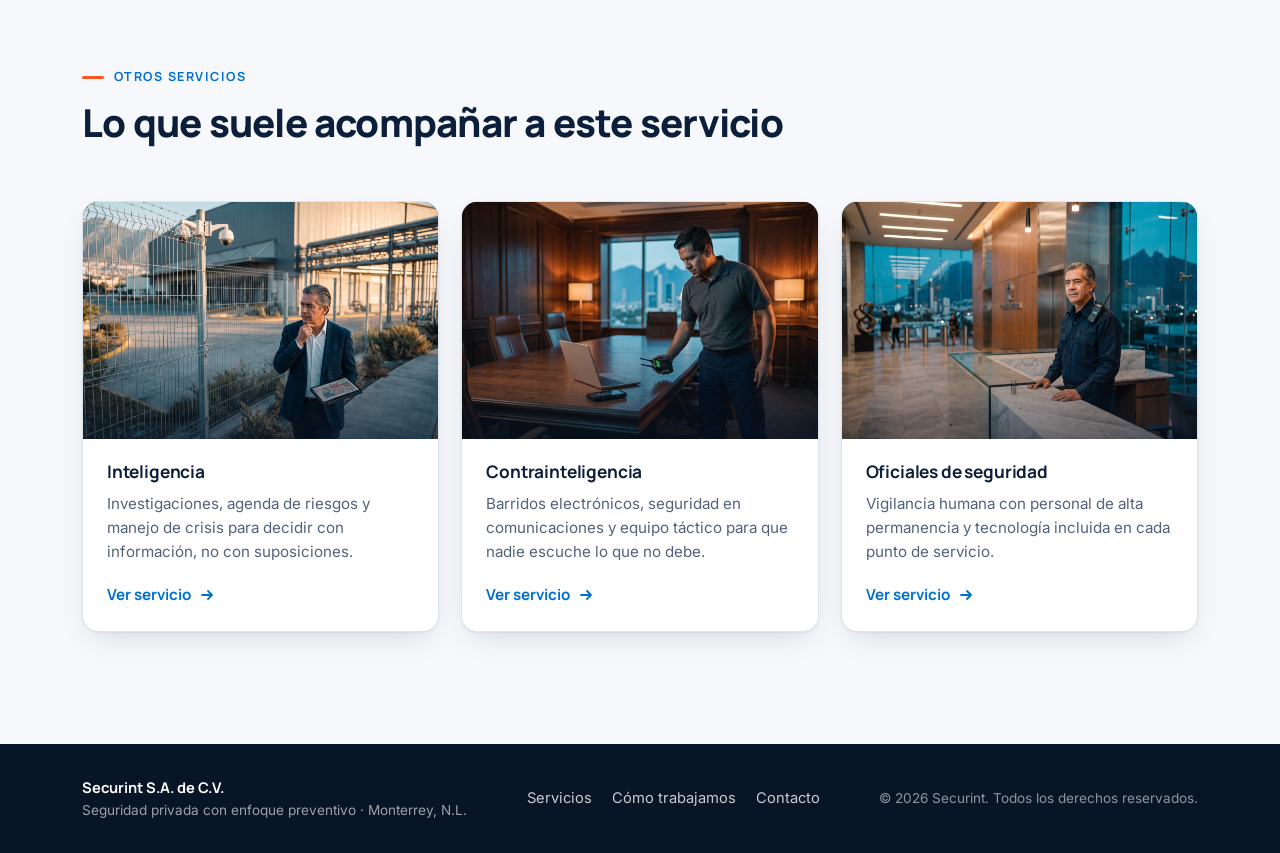
<file: servicios/proteccion-ejecutiva.html>
<!doctype html>
<html lang="es-MX">
<head>
  <meta charset="utf-8">
  <meta name="viewport" content="width=device-width, initial-scale=1, viewport-fit=cover">
  <title>Protección ejecutiva · Securint</title>
  <meta name="description" content="Análisis de riesgos y entrenamiento de escoltas, guardias, ejecutivos y sus familias para prevenir secuestro y extorsión. Securint, seguridad privada con enfoque preventivo en Monterrey.">
  <meta property="og:title" content="Protección ejecutiva · Securint">
  <meta property="og:description" content="Análisis de riesgos y entrenamiento de escoltas, guardias, ejecutivos y sus familias para prevenir secuestro y extorsión.">
  <meta property="og:type" content="website">
  <meta property="og:image" content="https://securint.com.mx/assets/img/serv-consultoria.jpg">
  <meta name="theme-color" content="#071527">
  <link rel="icon" href="../assets/favicon.svg" type="image/svg+xml">
  <link rel="preconnect" href="https://fonts.googleapis.com">
  <link rel="preconnect" href="https://fonts.gstatic.com" crossorigin>
  <link href="https://fonts.googleapis.com/css2?family=Inter:wght@400;500;600&family=Manrope:wght@600;700;800&family=JetBrains+Mono:wght@500&display=swap" rel="stylesheet">
  <link rel="stylesheet" href="../css/styles.css">
</head>
<body class="pagina-servicio">

<a class="saltar" href="#contenido">Ir al contenido</a>

<header class="cabecera" id="inicio">
  <div class="contenedor cabecera__fila">
    <a class="cabecera__logo" href="../index.html" aria-label="Securint, inicio">
      <img src="../assets/logo.png" alt="Securint" width="158" height="49">
    </a>
    <button class="cabecera__menu" type="button" aria-expanded="false" aria-controls="nav" aria-label="Abrir menú">
      <span></span><span></span><span></span>
    </button>
    <nav class="nav" id="nav" aria-label="Principal">
      <div class="nav__grupo">
        <button class="nav__desplegable" type="button" aria-expanded="false" aria-controls="menu-servicios">
          Servicios
          <svg class="nav__flecha" viewBox="0 0 16 16" aria-hidden="true"><path d="M4 6l4 4 4-4"/></svg>
        </button>
        <div class="mega" id="menu-servicios">
          <div class="mega__grid">
            <a class="mega__item" href="inteligencia.html"><span class="mega__icono"><svg viewBox="0 0 24 24"><path d="M3 12s3.5-6 9-6 9 6 9 6-3.5 6-9 6-9-6-9-6z"/><circle cx="12" cy="12" r="2.8"/></svg></span><span><strong>Inteligencia</strong><small>Investigaciones, agenda de riesgos y manejo de crisis para decidir con información, no con suposiciones.</small></span></a>
            <a class="mega__item" href="contrainteligencia.html"><span class="mega__icono"><svg viewBox="0 0 24 24"><circle cx="12" cy="12" r="2"/><path d="M8.5 8.5a5 5 0 0 0 0 7M15.5 8.5a5 5 0 0 1 0 7"/><path d="M5.5 5.5a9 9 0 0 0 0 13M18.5 5.5a9 9 0 0 1 0 13"/></svg></span><span><strong>Contrainteligencia</strong><small>Barridos electrónicos, seguridad en comunicaciones y equipo táctico para que nadie escuche lo que no debe.</small></span></a>
            <a class="mega__item" href="proteccion-ejecutiva.html" aria-current="page"><span class="mega__icono"><svg viewBox="0 0 24 24"><path d="M12 3l7 3v5c0 5-3.5 8.5-7 10-3.5-1.5-7-5-7-10V6l7-3z"/><circle cx="12" cy="10" r="2.2"/><path d="M8.5 16.5c.8-1.8 2-2.6 3.5-2.6s2.7.8 3.5 2.6"/></svg></span><span><strong>Protección ejecutiva</strong><small>Análisis de riesgos y entrenamiento de escoltas, guardias, ejecutivos y sus familias para prevenir secuestro y extorsión.</small></span></a>
            <a class="mega__item" href="oficiales-de-seguridad.html"><span class="mega__icono"><svg viewBox="0 0 24 24"><circle cx="12" cy="7" r="3.5"/><path d="M5 21c0-4 3-6.5 7-6.5s7 2.5 7 6.5"/><path d="M12 14.5v6.5"/></svg></span><span><strong>Oficiales de seguridad</strong><small>Vigilancia humana con personal de alta permanencia y tecnología incluida en cada punto de servicio.</small></span></a>
            <a class="mega__item" href="seguridad-electronica.html"><span class="mega__icono"><svg viewBox="0 0 24 24"><rect x="3" y="6" width="13" height="9" rx="2"/><path d="M16 9.5l5-2.5v8l-5-2.5"/><path d="M7 18.5h5M9.5 15v3.5"/></svg></span><span><strong>Seguridad electrónica</strong><small>CCTV, control de acceso y centros de monitoreo: ingeniería, venta, renta, instalación y mantenimiento.</small></span></a>
          </div>
          <a class="mega__pie" href="../index.html#contacto">¿No sabe por dónde empezar? Contacte a un consultor →</a>
        </div>
      </div>
      <a href="../index.html#proceso">Cómo trabajamos</a>
      <a href="../index.html#porque">Por qué Securint</a>
      <a href="../index.html#contacto">Contacto</a>
      <a class="boton boton--primario boton--chico" href="../index.html#contacto">Contactar a un consultor</a>
    </nav>
  </div>
</header>

<main id="contenido">

  <section class="hero hero--servicio">
    <div class="hero__fondo" aria-hidden="true">
      <img class="hero__foto" src="../assets/img/serv-consultoria.jpg" alt="" width="1400" height="939" fetchpriority="high">
      <div class="hero__velo"></div>
    </div>
    <div class="contenedor hero__servicio">
      <nav class="migas" aria-label="Ubicación">
        <a href="../index.html">Inicio</a><span>/</span><a href="../index.html#servicios">Servicios</a><span>/</span><span aria-current="page">Protección ejecutiva</span>
      </nav>
      <p class="etiqueta etiqueta--clara">Servicio principal · Protección ejecutiva</p>
      <h1>La mejor protección es un ejecutivo preparado</h1>
      <p class="hero__bajada">Un programa preventivo que empieza por el análisis de riesgos del ejecutivo y su familia, y continúa con el entrenamiento de quienes los protegen y de ellos mismos. Los servicios de escolta y transporte pueden integrarse cuando el análisis lo justifica, pero el centro del programa es la prevención.</p>
      <div class="hero__acciones">
        <a class="boton boton--primario boton--grande" href="../index.html#contacto">Contactar a un consultor</a>
        <a class="boton boton--fantasma" href="#incluye">Ver qué incluye</a>
      </div>
      <div class="hero__chips" aria-hidden="true"><span class="visual__chip visual__chip--a">Análisis de riesgos</span><span class="visual__chip visual__chip--b">Entrenamiento</span></div>
    </div>
  </section>

  <section class="seccion">
    <div class="contenedor contexto__grid">
      <div>
        <p class="etiqueta">El contexto</p>
        <h2>El riesgo ya no es sólo para el alto perfil</h2>
        <p class="parrafo">La violencia con la que actúan los criminales y la frecuencia de sus operaciones se han convertido en un tema de preocupación entre empresarios y ejecutivos. Las víctimas potenciales han aumentado en poco tiempo: los criminales ya no buscan sólo blancos de alto perfil, ahora la selección es más variada e incluye a medianos y pequeños propietarios de negocios.</p>
      </div>
      <blockquote class="cita-grande">
        <p>Ante este escenario, la principal herramienta para combatirlo es la prevención: un ejecutivo, una familia y un equipo que saben qué hacer.</p>
        <footer>Securint · Enfoque preventivo</footer>
      </blockquote>
    </div>
  </section>

  <section class="seccion seccion--oscura" id="incluye">
    <div class="seccion__fondo" aria-hidden="true"></div>
    <div class="contenedor">
      <div class="seccion__cabeza">
        <p class="etiqueta etiqueta--clara">Qué incluye</p>
        <h2>Todo lo que forma parte de protección ejecutiva</h2>
      </div>
      <ul class="incluye-grid">
        <li class="incluye-card">
          <span class="incluye-card__num">01</span>
          <h3>Análisis de riesgos</h3>
          <p>Etapa 1: rutina del ejecutivo, traslados, domicilio, exposición pública y entorno familiar.</p>
        </li>
        <li class="incluye-card">
          <span class="incluye-card__num">02</span>
          <h3>Plan de acción y procedimientos</h3>
          <p>Medidas priorizadas y procedimientos de emergencia para secuestro, extorsión y traslados.</p>
        </li>
        <li class="incluye-card">
          <span class="incluye-card__num">03</span>
          <h3>Entrenamiento de escoltas</h3>
          <p>Selección, evaluación y capacitación de escoltas y choferes en protección preventiva.</p>
        </li>
        <li class="incluye-card">
          <span class="incluye-card__num">04</span>
          <h3>Capacitación de guardias</h3>
          <p>Consignas, control de acceso, detección de vigilancia y reporte de incidentes.</p>
        </li>
        <li class="incluye-card">
          <span class="incluye-card__num">05</span>
          <h3>Entrenamiento del ejecutivo y su familia</h3>
          <p>Conciencia situacional, hábitos seguros, extorsión telefónica, rutas y traslados.</p>
        </li>
        <li class="incluye-card">
          <span class="incluye-card__num">06</span>
          <h3>Manejo defensivo y evasivo</h3>
          <p>Curso práctico para choferes y para ejecutivos que conducen su propio vehículo.</p>
        </li>
      </ul>
    </div>
  </section>

  <section class="seccion">
    <div class="contenedor">
      <div class="seccion__cabeza">
        <p class="etiqueta">Cómo trabajamos</p>
        <h2>Así se desarrolla este servicio</h2>
      </div>
      <ol class="pasos pasos--claros">
        <li class="paso">
          <span class="paso__num">01</span>
          <h3>Entrevista confidencial</h3>
          <p>Entendemos su situación, su familia y su empresa en una conversación privada.</p>
        </li>
        <li class="paso">
          <span class="paso__num">02</span>
          <h3>Análisis de riesgos</h3>
          <p>Rutinas, traslados, domicilio y oficina.</p>
        </li>
        <li class="paso">
          <span class="paso__num">03</span>
          <h3>Plan y entrenamiento</h3>
          <p>Procedimientos, escoltas, guardias, ejecutivo y familia.</p>
        </li>
        <li class="paso">
          <span class="paso__num">04</span>
          <h3>Seguimiento</h3>
          <p>Ajustamos el programa cuando cambia el contexto.</p>
        </li>
      </ol>
    </div>
  </section>

  <section class="seccion seccion--para">
    <div class="contenedor para__grid">
      <div>
        <p class="etiqueta">Para quién</p>
        <h2>Pensado para</h2>
      </div>
      <ul class="para__lista">
        <li>Directores y dueños de empresa</li>
        <li>Familias empresariales</li>
        <li>Equipos de escoltas y choferes</li>
        <li>Guardias de seguridad interna</li>
      </ul>
    </div>
  </section>

  <section class="banda">
    <div class="contenedor banda__fila">
      <div>
        <h2>Hablemos de su caso.</h2>
        <p>Un consultor le responde para agendar una visita o una llamada, sin compromiso y con total confidencialidad.</p>
      </div>
      <a class="boton boton--primario boton--grande" href="../index.html#contacto">Contactar a un consultor</a>
    </div>
  </section>

  <section class="seccion">
    <div class="contenedor">
      <div class="seccion__cabeza">
        <p class="etiqueta">Otros servicios</p>
        <h2>Lo que suele acompañar a este servicio</h2>
      </div>
      <div class="serv-grid serv-grid--tres">
        <a class="serv-card serv-card--chica" href="inteligencia.html">
          <div class="serv-card__foto"><img src="../assets/img/serv-riesgo.jpg" alt="" width="1400" height="939" loading="lazy"></div>
          <div class="serv-card__cuerpo">
            <h3>Inteligencia</h3>
            <p>Investigaciones, agenda de riesgos y manejo de crisis para decidir con información, no con suposiciones.</p>
            <span class="serv-card__mas">Ver servicio <svg viewBox="0 0 16 16" aria-hidden="true"><path d="M3 8h10M9 4l4 4-4 4"/></svg></span>
          </div>
        </a>
        <a class="serv-card serv-card--chica" href="contrainteligencia.html">
          <div class="serv-card__foto"><img src="../assets/img/serv-inteligencia.jpg" alt="" width="1400" height="939" loading="lazy"></div>
          <div class="serv-card__cuerpo">
            <h3>Contrainteligencia</h3>
            <p>Barridos electrónicos, seguridad en comunicaciones y equipo táctico para que nadie escuche lo que no debe.</p>
            <span class="serv-card__mas">Ver servicio <svg viewBox="0 0 16 16" aria-hidden="true"><path d="M3 8h10M9 4l4 4-4 4"/></svg></span>
          </div>
        </a>
        <a class="serv-card serv-card--chica" href="oficiales-de-seguridad.html">
          <div class="serv-card__foto"><img src="../assets/img/serv-oficiales.jpg" alt="" width="1400" height="939" loading="lazy"></div>
          <div class="serv-card__cuerpo">
            <h3>Oficiales de seguridad</h3>
            <p>Vigilancia humana con personal de alta permanencia y tecnología incluida en cada punto de servicio.</p>
            <span class="serv-card__mas">Ver servicio <svg viewBox="0 0 16 16" aria-hidden="true"><path d="M3 8h10M9 4l4 4-4 4"/></svg></span>
          </div>
        </a>
      </div>
    </div>
  </section>

</main>

<footer class="pie">
  <div class="contenedor pie__fila">
    <div>
      <strong class="pie__marca">Securint S.A. de C.V.</strong>
      <span class="pie__sub">Seguridad privada con enfoque preventivo · Monterrey, N.L.</span>
    </div>
    <nav class="pie__nav" aria-label="Pie de página">
      <a href="../index.html#servicios">Servicios</a>
      <a href="../index.html#proceso">Cómo trabajamos</a>
      <a href="../index.html#contacto">Contacto</a>
    </nav>
    <span class="pie__copy">© <span id="anio"></span> Securint. Todos los derechos reservados.</span>
  </div>
</footer>

<script src="../js/main.js" defer></script>
</body>
</html>
</file>
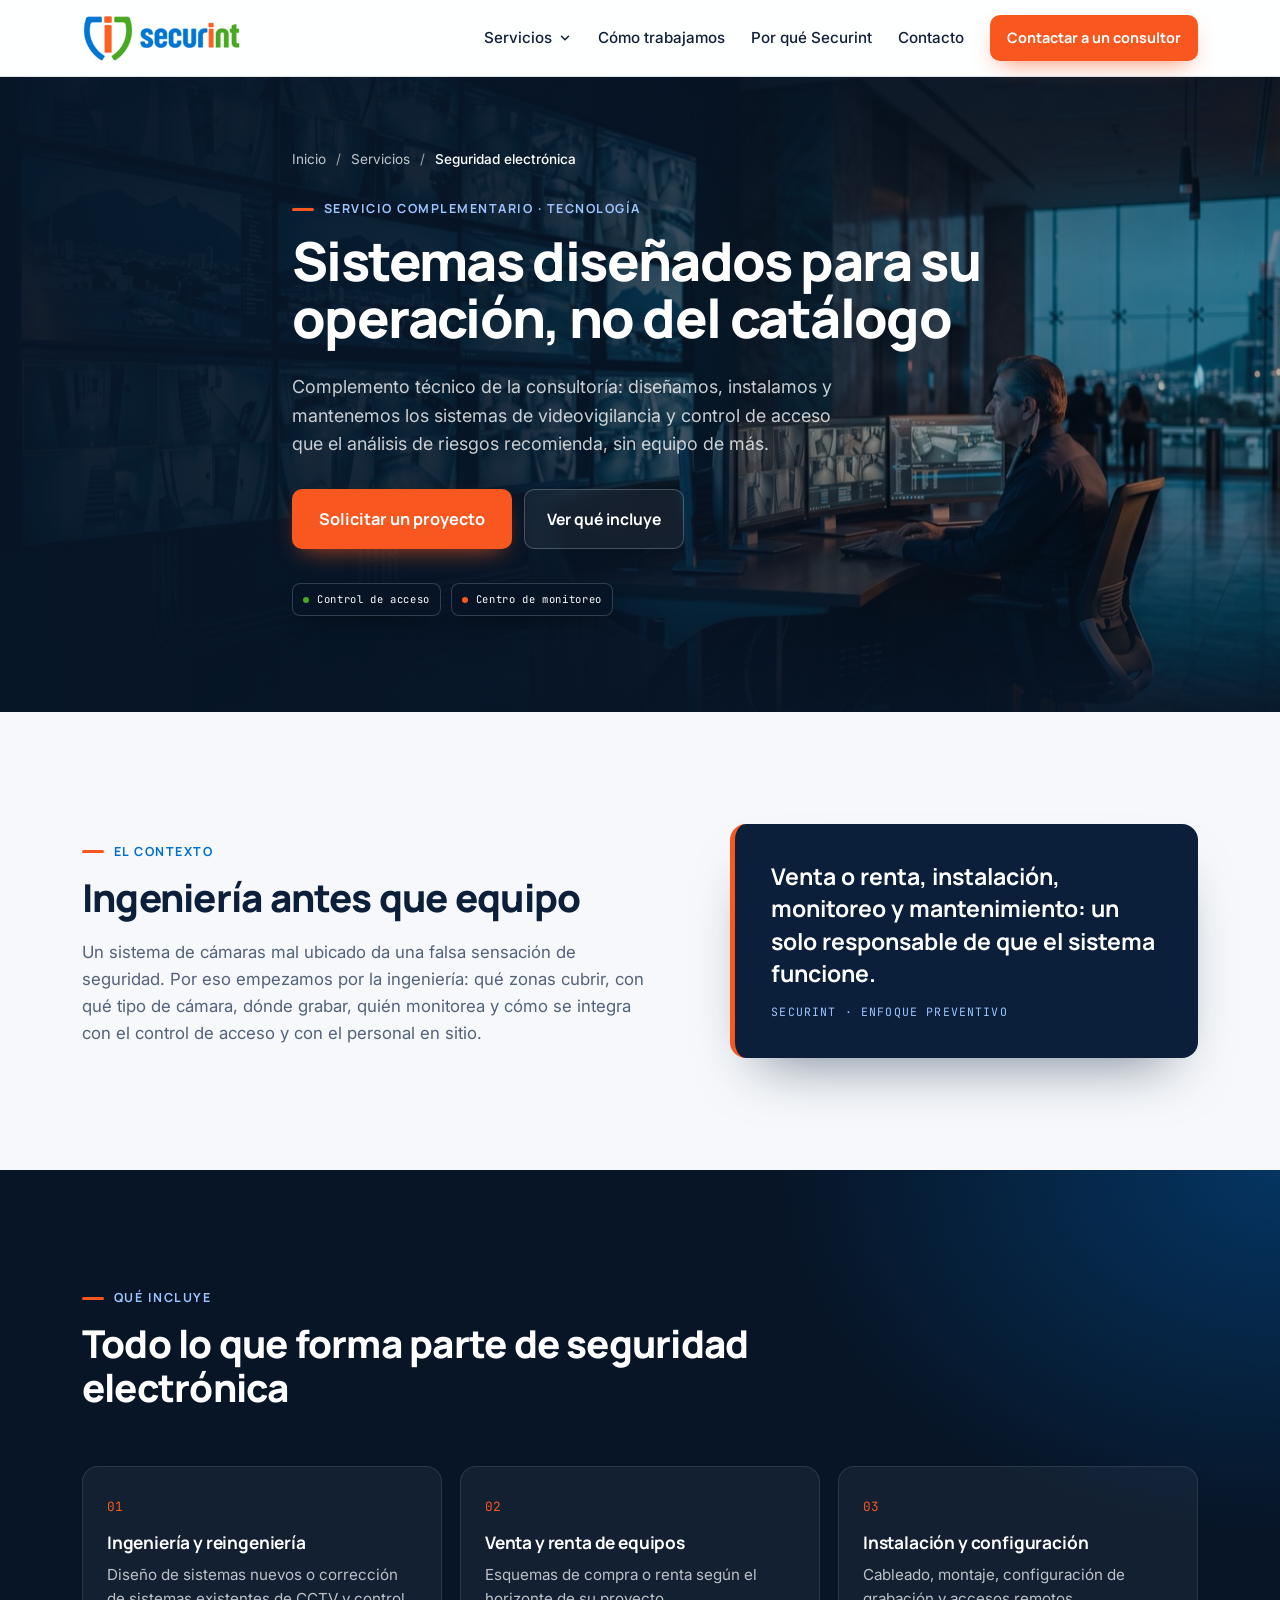
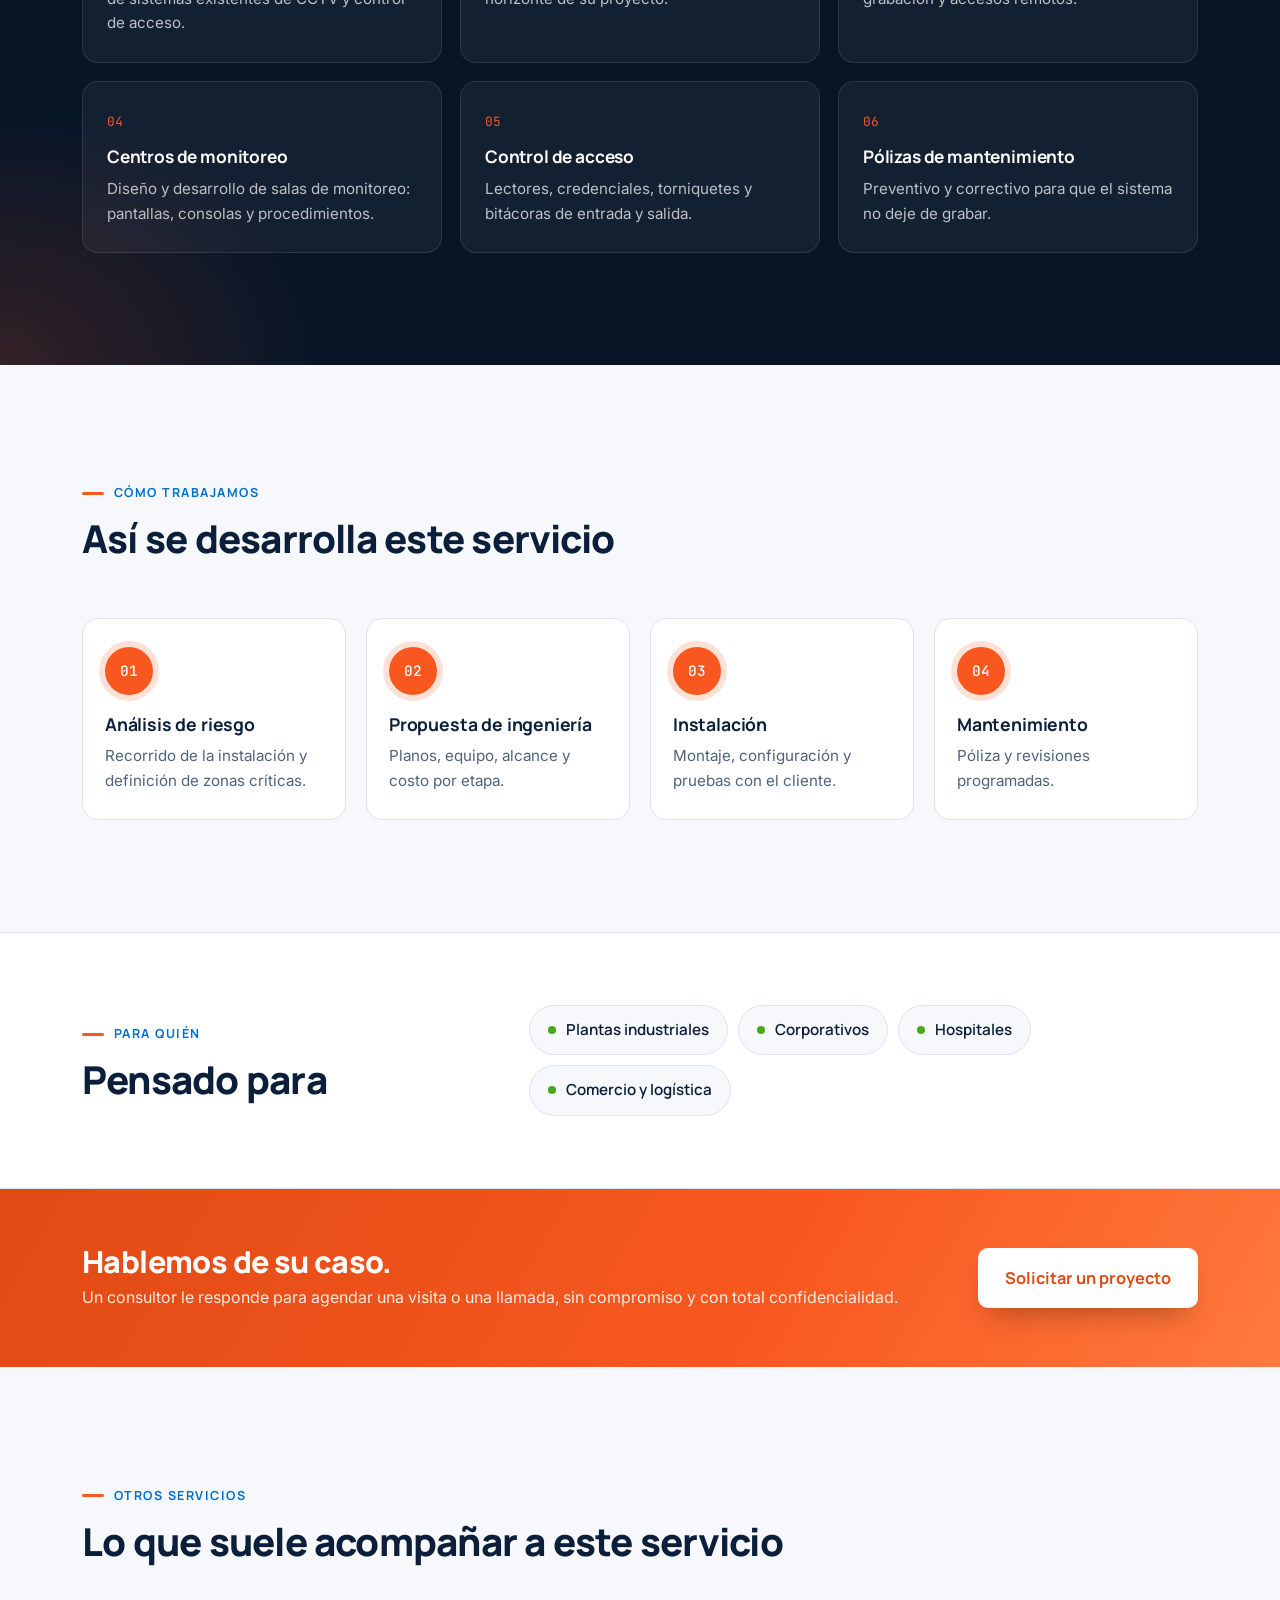
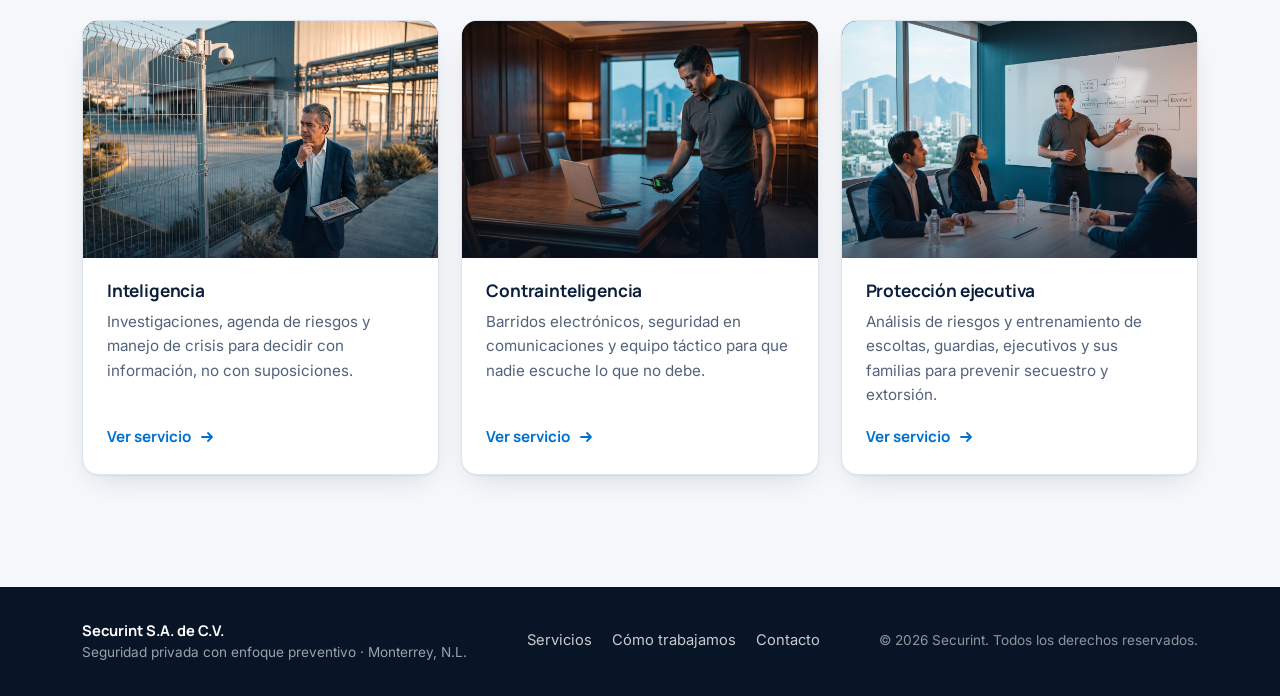
<file: servicios/seguridad-electronica.html>
<!doctype html>
<html lang="es-MX">
<head>
  <meta charset="utf-8">
  <meta name="viewport" content="width=device-width, initial-scale=1, viewport-fit=cover">
  <title>Seguridad electrónica · Securint</title>
  <meta name="description" content="CCTV, control de acceso y centros de monitoreo: ingeniería, venta, renta, instalación y mantenimiento. Securint, seguridad privada con enfoque preventivo en Monterrey.">
  <meta property="og:title" content="Seguridad electrónica · Securint">
  <meta property="og:description" content="CCTV, control de acceso y centros de monitoreo: ingeniería, venta, renta, instalación y mantenimiento.">
  <meta property="og:type" content="website">
  <meta property="og:image" content="https://securint.com.mx/assets/img/serv-electronica.jpg">
  <meta name="theme-color" content="#071527">
  <link rel="icon" href="../assets/favicon.svg" type="image/svg+xml">
  <link rel="preconnect" href="https://fonts.googleapis.com">
  <link rel="preconnect" href="https://fonts.gstatic.com" crossorigin>
  <link href="https://fonts.googleapis.com/css2?family=Inter:wght@400;500;600&family=Manrope:wght@600;700;800&family=JetBrains+Mono:wght@500&display=swap" rel="stylesheet">
  <link rel="stylesheet" href="../css/styles.css">
</head>
<body class="pagina-servicio">

<a class="saltar" href="#contenido">Ir al contenido</a>

<header class="cabecera" id="inicio">
  <div class="contenedor cabecera__fila">
    <a class="cabecera__logo" href="../index.html" aria-label="Securint, inicio">
      <img src="../assets/logo.png" alt="Securint" width="158" height="49">
    </a>
    <button class="cabecera__menu" type="button" aria-expanded="false" aria-controls="nav" aria-label="Abrir menú">
      <span></span><span></span><span></span>
    </button>
    <nav class="nav" id="nav" aria-label="Principal">
      <div class="nav__grupo">
        <button class="nav__desplegable" type="button" aria-expanded="false" aria-controls="menu-servicios">
          Servicios
          <svg class="nav__flecha" viewBox="0 0 16 16" aria-hidden="true"><path d="M4 6l4 4 4-4"/></svg>
        </button>
        <div class="mega" id="menu-servicios">
          <div class="mega__grid">
            <a class="mega__item" href="inteligencia.html"><span class="mega__icono"><svg viewBox="0 0 24 24"><path d="M3 12s3.5-6 9-6 9 6 9 6-3.5 6-9 6-9-6-9-6z"/><circle cx="12" cy="12" r="2.8"/></svg></span><span><strong>Inteligencia</strong><small>Investigaciones, agenda de riesgos y manejo de crisis para decidir con información, no con suposiciones.</small></span></a>
            <a class="mega__item" href="contrainteligencia.html"><span class="mega__icono"><svg viewBox="0 0 24 24"><circle cx="12" cy="12" r="2"/><path d="M8.5 8.5a5 5 0 0 0 0 7M15.5 8.5a5 5 0 0 1 0 7"/><path d="M5.5 5.5a9 9 0 0 0 0 13M18.5 5.5a9 9 0 0 1 0 13"/></svg></span><span><strong>Contrainteligencia</strong><small>Barridos electrónicos, seguridad en comunicaciones y equipo táctico para que nadie escuche lo que no debe.</small></span></a>
            <a class="mega__item" href="proteccion-ejecutiva.html"><span class="mega__icono"><svg viewBox="0 0 24 24"><path d="M12 3l7 3v5c0 5-3.5 8.5-7 10-3.5-1.5-7-5-7-10V6l7-3z"/><circle cx="12" cy="10" r="2.2"/><path d="M8.5 16.5c.8-1.8 2-2.6 3.5-2.6s2.7.8 3.5 2.6"/></svg></span><span><strong>Protección ejecutiva</strong><small>Análisis de riesgos y entrenamiento de escoltas, guardias, ejecutivos y sus familias para prevenir secuestro y extorsión.</small></span></a>
            <a class="mega__item" href="oficiales-de-seguridad.html"><span class="mega__icono"><svg viewBox="0 0 24 24"><circle cx="12" cy="7" r="3.5"/><path d="M5 21c0-4 3-6.5 7-6.5s7 2.5 7 6.5"/><path d="M12 14.5v6.5"/></svg></span><span><strong>Oficiales de seguridad</strong><small>Vigilancia humana con personal de alta permanencia y tecnología incluida en cada punto de servicio.</small></span></a>
            <a class="mega__item" href="seguridad-electronica.html" aria-current="page"><span class="mega__icono"><svg viewBox="0 0 24 24"><rect x="3" y="6" width="13" height="9" rx="2"/><path d="M16 9.5l5-2.5v8l-5-2.5"/><path d="M7 18.5h5M9.5 15v3.5"/></svg></span><span><strong>Seguridad electrónica</strong><small>CCTV, control de acceso y centros de monitoreo: ingeniería, venta, renta, instalación y mantenimiento.</small></span></a>
          </div>
          <a class="mega__pie" href="../index.html#contacto">¿No sabe por dónde empezar? Contacte a un consultor →</a>
        </div>
      </div>
      <a href="../index.html#proceso">Cómo trabajamos</a>
      <a href="../index.html#porque">Por qué Securint</a>
      <a href="../index.html#contacto">Contacto</a>
      <a class="boton boton--primario boton--chico" href="../index.html#contacto">Contactar a un consultor</a>
    </nav>
  </div>
</header>

<main id="contenido">

  <section class="hero hero--servicio">
    <div class="hero__fondo" aria-hidden="true">
      <img class="hero__foto" src="../assets/img/serv-electronica.jpg" alt="" width="1400" height="939" fetchpriority="high">
      <div class="hero__velo"></div>
    </div>
    <div class="contenedor hero__servicio">
      <nav class="migas" aria-label="Ubicación">
        <a href="../index.html">Inicio</a><span>/</span><a href="../index.html#servicios">Servicios</a><span>/</span><span aria-current="page">Seguridad electrónica</span>
      </nav>
      <p class="etiqueta etiqueta--clara">Servicio complementario · Tecnología</p>
      <h1>Sistemas diseñados para su operación, no del catálogo</h1>
      <p class="hero__bajada">Complemento técnico de la consultoría: diseñamos, instalamos y mantenemos los sistemas de videovigilancia y control de acceso que el análisis de riesgos recomienda, sin equipo de más.</p>
      <div class="hero__acciones">
        <a class="boton boton--primario boton--grande" href="../index.html#contacto">Solicitar un proyecto</a>
        <a class="boton boton--fantasma" href="#incluye">Ver qué incluye</a>
      </div>
      <div class="hero__chips" aria-hidden="true"><span class="visual__chip visual__chip--a">Control de acceso</span><span class="visual__chip visual__chip--b">Centro de monitoreo</span></div>
    </div>
  </section>

  <section class="seccion">
    <div class="contenedor contexto__grid">
      <div>
        <p class="etiqueta">El contexto</p>
        <h2>Ingeniería antes que equipo</h2>
        <p class="parrafo">Un sistema de cámaras mal ubicado da una falsa sensación de seguridad. Por eso empezamos por la ingeniería: qué zonas cubrir, con qué tipo de cámara, dónde grabar, quién monitorea y cómo se integra con el control de acceso y con el personal en sitio.</p>
      </div>
      <blockquote class="cita-grande">
        <p>Venta o renta, instalación, monitoreo y mantenimiento: un solo responsable de que el sistema funcione.</p>
        <footer>Securint · Enfoque preventivo</footer>
      </blockquote>
    </div>
  </section>

  <section class="seccion seccion--oscura" id="incluye">
    <div class="seccion__fondo" aria-hidden="true"></div>
    <div class="contenedor">
      <div class="seccion__cabeza">
        <p class="etiqueta etiqueta--clara">Qué incluye</p>
        <h2>Todo lo que forma parte de seguridad electrónica</h2>
      </div>
      <ul class="incluye-grid">
        <li class="incluye-card">
          <span class="incluye-card__num">01</span>
          <h3>Ingeniería y reingeniería</h3>
          <p>Diseño de sistemas nuevos o corrección de sistemas existentes de CCTV y control de acceso.</p>
        </li>
        <li class="incluye-card">
          <span class="incluye-card__num">02</span>
          <h3>Venta y renta de equipos</h3>
          <p>Esquemas de compra o renta según el horizonte de su proyecto.</p>
        </li>
        <li class="incluye-card">
          <span class="incluye-card__num">03</span>
          <h3>Instalación y configuración</h3>
          <p>Cableado, montaje, configuración de grabación y accesos remotos.</p>
        </li>
        <li class="incluye-card">
          <span class="incluye-card__num">04</span>
          <h3>Centros de monitoreo</h3>
          <p>Diseño y desarrollo de salas de monitoreo: pantallas, consolas y procedimientos.</p>
        </li>
        <li class="incluye-card">
          <span class="incluye-card__num">05</span>
          <h3>Control de acceso</h3>
          <p>Lectores, credenciales, torniquetes y bitácoras de entrada y salida.</p>
        </li>
        <li class="incluye-card">
          <span class="incluye-card__num">06</span>
          <h3>Pólizas de mantenimiento</h3>
          <p>Preventivo y correctivo para que el sistema no deje de grabar.</p>
        </li>
      </ul>
    </div>
  </section>

  <section class="seccion">
    <div class="contenedor">
      <div class="seccion__cabeza">
        <p class="etiqueta">Cómo trabajamos</p>
        <h2>Así se desarrolla este servicio</h2>
      </div>
      <ol class="pasos pasos--claros">
        <li class="paso">
          <span class="paso__num">01</span>
          <h3>Análisis de riesgo</h3>
          <p>Recorrido de la instalación y definición de zonas críticas.</p>
        </li>
        <li class="paso">
          <span class="paso__num">02</span>
          <h3>Propuesta de ingeniería</h3>
          <p>Planos, equipo, alcance y costo por etapa.</p>
        </li>
        <li class="paso">
          <span class="paso__num">03</span>
          <h3>Instalación</h3>
          <p>Montaje, configuración y pruebas con el cliente.</p>
        </li>
        <li class="paso">
          <span class="paso__num">04</span>
          <h3>Mantenimiento</h3>
          <p>Póliza y revisiones programadas.</p>
        </li>
      </ol>
    </div>
  </section>

  <section class="seccion seccion--para">
    <div class="contenedor para__grid">
      <div>
        <p class="etiqueta">Para quién</p>
        <h2>Pensado para</h2>
      </div>
      <ul class="para__lista">
        <li>Plantas industriales</li>
        <li>Corporativos</li>
        <li>Hospitales</li>
        <li>Comercio y logística</li>
      </ul>
    </div>
  </section>

  <section class="banda">
    <div class="contenedor banda__fila">
      <div>
        <h2>Hablemos de su caso.</h2>
        <p>Un consultor le responde para agendar una visita o una llamada, sin compromiso y con total confidencialidad.</p>
      </div>
      <a class="boton boton--primario boton--grande" href="../index.html#contacto">Solicitar un proyecto</a>
    </div>
  </section>

  <section class="seccion">
    <div class="contenedor">
      <div class="seccion__cabeza">
        <p class="etiqueta">Otros servicios</p>
        <h2>Lo que suele acompañar a este servicio</h2>
      </div>
      <div class="serv-grid serv-grid--tres">
        <a class="serv-card serv-card--chica" href="inteligencia.html">
          <div class="serv-card__foto"><img src="../assets/img/serv-riesgo.jpg" alt="" width="1400" height="939" loading="lazy"></div>
          <div class="serv-card__cuerpo">
            <h3>Inteligencia</h3>
            <p>Investigaciones, agenda de riesgos y manejo de crisis para decidir con información, no con suposiciones.</p>
            <span class="serv-card__mas">Ver servicio <svg viewBox="0 0 16 16" aria-hidden="true"><path d="M3 8h10M9 4l4 4-4 4"/></svg></span>
          </div>
        </a>
        <a class="serv-card serv-card--chica" href="contrainteligencia.html">
          <div class="serv-card__foto"><img src="../assets/img/serv-inteligencia.jpg" alt="" width="1400" height="939" loading="lazy"></div>
          <div class="serv-card__cuerpo">
            <h3>Contrainteligencia</h3>
            <p>Barridos electrónicos, seguridad en comunicaciones y equipo táctico para que nadie escuche lo que no debe.</p>
            <span class="serv-card__mas">Ver servicio <svg viewBox="0 0 16 16" aria-hidden="true"><path d="M3 8h10M9 4l4 4-4 4"/></svg></span>
          </div>
        </a>
        <a class="serv-card serv-card--chica" href="proteccion-ejecutiva.html">
          <div class="serv-card__foto"><img src="../assets/img/serv-consultoria.jpg" alt="" width="1400" height="939" loading="lazy"></div>
          <div class="serv-card__cuerpo">
            <h3>Protección ejecutiva</h3>
            <p>Análisis de riesgos y entrenamiento de escoltas, guardias, ejecutivos y sus familias para prevenir secuestro y extorsión.</p>
            <span class="serv-card__mas">Ver servicio <svg viewBox="0 0 16 16" aria-hidden="true"><path d="M3 8h10M9 4l4 4-4 4"/></svg></span>
          </div>
        </a>
      </div>
    </div>
  </section>

</main>

<footer class="pie">
  <div class="contenedor pie__fila">
    <div>
      <strong class="pie__marca">Securint S.A. de C.V.</strong>
      <span class="pie__sub">Seguridad privada con enfoque preventivo · Monterrey, N.L.</span>
    </div>
    <nav class="pie__nav" aria-label="Pie de página">
      <a href="../index.html#servicios">Servicios</a>
      <a href="../index.html#proceso">Cómo trabajamos</a>
      <a href="../index.html#contacto">Contacto</a>
    </nav>
    <span class="pie__copy">© <span id="anio"></span> Securint. Todos los derechos reservados.</span>
  </div>
</footer>

<script src="../js/main.js" defer></script>
</body>
</html>
</file>
<file: css/styles.css>
/* ==========================================================================
   Securint — estilos v2
   Paleta tomada del logo: azul #0070d0, naranja #f85820, verde #48a820.
   El marino profundo es el color "serio" de la marca.
   ========================================================================== */

:root {
  --azul: #0070d0;
  --azul-claro: #4da3ff;
  --azul-hover: #005db0;
  --marino: #0b1f3a;
  --marino-2: #12305a;
  --marino-3: #071527;
  --naranja: #f85820;
  --naranja-hover: #e04a14;
  --verde: #48a820;

  --fondo: #f6f8fb;
  --superficie: #ffffff;
  --texto: #10203a;
  --texto-2: #52627a;
  --borde: #dde4ee;
  --borde-fuerte: #c5d0e0;

  --fuente-titulos: "Manrope", "Inter", system-ui, -apple-system, "Segoe UI", sans-serif;
  --fuente-texto: "Inter", system-ui, -apple-system, "Segoe UI", sans-serif;
  --fuente-mono: "JetBrains Mono", ui-monospace, SFMono-Regular, Menlo, monospace;

  --radio: 16px;
  --radio-chico: 10px;
  --sombra: 0 1px 2px rgba(16, 32, 58, .06), 0 12px 32px -12px rgba(16, 32, 58, .18);
  --ancho: 1180px;
  --transicion: 220ms cubic-bezier(.2, .7, .2, 1);
}

*, *::before, *::after { box-sizing: border-box; }
html { scroll-behavior: smooth; -webkit-text-size-adjust: 100%; }
body {
  margin: 0;
  font-family: var(--fuente-texto);
  font-size: 1rem;
  line-height: 1.6;
  color: var(--texto);
  background: var(--fondo);
  -webkit-font-smoothing: antialiased;
  overflow-x: hidden;
}
img { max-width: 100%; height: auto; display: block; }
a { color: var(--azul); text-decoration: none; }
a:hover { color: var(--azul-hover); }
button { font: inherit; }

h1, h2, h3 {
  font-family: var(--fuente-titulos);
  color: var(--marino);
  letter-spacing: -0.01em;
  margin: 0 0 .5em;
}
h1 { font-size: clamp(2.1rem, 4.4vw, 3.4rem); line-height: 1.05; font-weight: 800; letter-spacing: -0.03em; }
h2 { font-size: clamp(1.6rem, 3vw, 2.4rem); line-height: 1.15; font-weight: 800; letter-spacing: -0.02em; }
h3 { font-size: 1.2rem; line-height: 1.3; font-weight: 700; }
p { margin: 0 0 1em; }

.contenedor { width: 100%; max-width: var(--ancho); margin-inline: auto; padding-inline: clamp(16px, 4vw, 32px); }

.saltar { position: absolute; left: -999px; top: 8px; background: var(--marino); color: #fff; padding: 8px 14px; border-radius: 8px; z-index: 100; }
.saltar:focus { left: 8px; }

/* ---------- Etiquetas, botones, puntos ---------- */

.etiqueta {
  display: inline-flex; align-items: center; gap: 10px;
  font-family: var(--fuente-titulos);
  font-size: .78rem; font-weight: 700; letter-spacing: .12em; text-transform: uppercase;
  color: var(--azul);
  margin-bottom: 14px;
}
.etiqueta::before { content: ""; width: 22px; height: 3px; background: var(--naranja); border-radius: 2px; }
.etiqueta--clara { color: #9dc4ff; }
.etiqueta .punto-vivo { margin-left: 2px; }

.punto-vivo {
  display: inline-block; width: 8px; height: 8px; border-radius: 50%;
  background: var(--verde);
  box-shadow: 0 0 0 0 rgba(72, 168, 32, .6);
  animation: latido 2s infinite;
}
@keyframes latido {
  0% { box-shadow: 0 0 0 0 rgba(72, 168, 32, .6); }
  70% { box-shadow: 0 0 0 8px rgba(72, 168, 32, 0); }
  100% { box-shadow: 0 0 0 0 rgba(72, 168, 32, 0); }
}

.boton {
  display: inline-flex; align-items: center; justify-content: center; gap: 8px;
  font-family: var(--fuente-titulos); font-weight: 700; font-size: .98rem;
  padding: 14px 22px;
  border-radius: var(--radio-chico);
  border: 1.5px solid transparent;
  cursor: pointer;
  transition: background var(--transicion), color var(--transicion), border-color var(--transicion), transform var(--transicion), box-shadow var(--transicion);
  white-space: nowrap;
}
.boton:active { transform: translateY(1px); }
.boton--primario { background: var(--naranja); color: #fff; box-shadow: 0 10px 24px -10px rgba(248, 88, 32, .75); }
.boton--primario:hover { background: var(--naranja-hover); color: #fff; transform: translateY(-1px); box-shadow: 0 14px 28px -10px rgba(248, 88, 32, .8); }
.boton--secundario { background: transparent; color: var(--marino); border-color: var(--borde-fuerte); }
.boton--secundario:hover { border-color: var(--marino); }
.boton--fantasma { background: rgba(255, 255, 255, .06); color: #fff; border-color: rgba(255, 255, 255, .22); backdrop-filter: blur(6px); }
.boton--fantasma:hover { background: rgba(255, 255, 255, .12); color: #fff; border-color: rgba(255, 255, 255, .45); }
.boton--chico { padding: 10px 16px; font-size: .9rem; }
.boton--grande { padding: 16px 26px; font-size: 1.02rem; }
.boton--ancho { width: 100%; }

/* ---------- Cabecera y menú ---------- */

.cabecera {
  position: sticky; top: 0; z-index: 50;
  background: rgba(255, 255, 255, .9);
  backdrop-filter: saturate(160%) blur(12px);
  -webkit-backdrop-filter: saturate(160%) blur(12px);
  border-bottom: 1px solid var(--borde);
}
.cabecera__fila { display: flex; align-items: center; justify-content: space-between; gap: 24px; min-height: 76px; }
.cabecera__logo img { width: 158px; height: auto; }

.nav { display: flex; align-items: center; gap: 26px; }
.nav > a:not(.boton), .nav__desplegable {
  font-weight: 500; color: var(--texto); font-size: .95rem; position: relative;
  background: none; border: 0; padding: 0; cursor: pointer;
  display: inline-flex; align-items: center; gap: 6px;
}
.nav > a:not(.boton)::after, .nav__desplegable::after {
  content: ""; position: absolute; left: 0; right: 0; bottom: -6px; height: 2px;
  background: var(--naranja); transform: scaleX(0); transform-origin: left; transition: transform var(--transicion);
}
.nav > a:not(.boton):hover::after, .nav__desplegable:hover::after, .nav__desplegable[aria-expanded="true"]::after { transform: scaleX(1); }
.nav__flecha { width: 14px; height: 14px; fill: none; stroke: currentColor; stroke-width: 1.8; stroke-linecap: round; stroke-linejoin: round; transition: transform var(--transicion); }
.nav__desplegable[aria-expanded="true"] .nav__flecha { transform: rotate(180deg); }

.nav__grupo { position: relative; }
.mega {
  position: absolute; left: 50%; top: calc(100% + 18px);
  transform: translateX(-50%) translateY(6px);
  width: min(720px, calc(100vw - 32px));
  background: #fff;
  border: 1px solid var(--borde);
  border-radius: var(--radio);
  box-shadow: 0 30px 60px -24px rgba(11, 31, 58, .35), 0 2px 8px rgba(11, 31, 58, .06);
  padding: 14px;
  opacity: 0; visibility: hidden; pointer-events: none;
  transition: opacity var(--transicion), transform var(--transicion), visibility 0s linear 220ms;
}
.mega::before {
  content: ""; position: absolute; left: 50%; top: -7px; width: 14px; height: 14px;
  background: #fff; border-left: 1px solid var(--borde); border-top: 1px solid var(--borde);
  transform: translateX(-50%) rotate(45deg);
}
.nav__grupo.abierto .mega { opacity: 1; visibility: visible; pointer-events: auto; transform: translateX(-50%) translateY(0); transition-delay: 0s; }
.mega__grid { display: grid; grid-template-columns: 1fr 1fr; gap: 4px; }
.mega__item {
  display: grid; grid-template-columns: 40px 1fr; gap: 12px; align-items: center;
  padding: 12px; border-radius: 10px; color: var(--texto);
  transition: background var(--transicion);
}
.mega__item:hover { background: var(--fondo); color: var(--texto); }
.mega__item strong { display: block; font-family: var(--fuente-titulos); font-size: .95rem; color: var(--marino); }
.mega__item small { display: block; color: var(--texto-2); font-size: .82rem; line-height: 1.3; }
.mega__icono { width: 40px; height: 40px; border-radius: 10px; background: rgba(0, 112, 208, .09); display: grid; place-items: center; }
.mega__icono svg { width: 22px; height: 22px; fill: none; stroke: var(--azul); stroke-width: 1.8; stroke-linecap: round; stroke-linejoin: round; }
.mega__pie {
  display: block; margin-top: 10px; padding: 12px 14px;
  border-radius: 10px; background: var(--marino); color: #fff;
  font-family: var(--fuente-titulos); font-weight: 600; font-size: .9rem;
}
.mega__pie:hover { background: var(--marino-2); color: #fff; }

.cabecera__menu {
  display: none; width: 44px; height: 44px;
  border: 1px solid var(--borde); border-radius: 10px; background: #fff; cursor: pointer;
  flex-direction: column; align-items: center; justify-content: center; gap: 5px;
}
.cabecera__menu span { display: block; width: 20px; height: 2px; background: var(--marino); border-radius: 2px; transition: transform var(--transicion), opacity var(--transicion); }
.cabecera__menu[aria-expanded="true"] span:nth-child(1) { transform: translateY(7px) rotate(45deg); }
.cabecera__menu[aria-expanded="true"] span:nth-child(2) { opacity: 0; }
.cabecera__menu[aria-expanded="true"] span:nth-child(3) { transform: translateY(-7px) rotate(-45deg); }

/* ---------- Hero ---------- */

.hero {
  position: relative;
  background: var(--marino-3);
  color: #fff;
  overflow: hidden;
  padding-top: clamp(56px, 8vw, 104px);
}
.hero h1 { color: #fff; max-width: 15ch; }
.hero__fondo { position: absolute; inset: 0; pointer-events: none; }
.hero__grid-fondo {
  position: absolute; inset: 0;
  background-image:
    linear-gradient(rgba(255, 255, 255, .06) 1px, transparent 1px),
    linear-gradient(90deg, rgba(255, 255, 255, .06) 1px, transparent 1px);
  background-size: 56px 56px;
  mask-image: radial-gradient(70% 70% at 50% 40%, #000 30%, transparent 100%);
  -webkit-mask-image: radial-gradient(70% 70% at 50% 40%, #000 30%, transparent 100%);
}
.hero__foto {
  position: absolute; inset: 0; width: 100%; height: 100%;
  object-fit: cover; object-position: center 68%;
  transform-origin: 0% 68%;
  transform: scale(1.04);
  animation: kenburns 24s ease-in-out infinite alternate;
}
@keyframes kenburns { from { transform: scale(1.04); } to { transform: scale(1.07); } }
.hero__velo {
  position: absolute; inset: 0;
  background:
    linear-gradient(90deg, rgba(7, 21, 39, .94) 0%, rgba(7, 21, 39, .8) 36%, rgba(7, 21, 39, .35) 62%, rgba(7, 21, 39, .3) 100%),
    linear-gradient(180deg, rgba(7, 21, 39, .5) 0%, transparent 30%, transparent 65%, rgba(7, 21, 39, .92) 100%);
}
.hero__grid-fondo { opacity: .5; }

.hero__grid {
  position: relative;
  display: grid;
  grid-template-columns: minmax(0, 640px);
  align-items: center;
  padding-bottom: clamp(56px, 8vw, 96px);
}
.resaltado {
  color: var(--azul-claro);
  background: linear-gradient(transparent 64%, rgba(248, 88, 32, .35) 64%);
}
.hero__bajada { font-size: clamp(1.05rem, 1.4vw, 1.2rem); color: rgba(255, 255, 255, .78); max-width: 50ch; margin-bottom: 30px; }
.hero__acciones { display: flex; flex-wrap: wrap; gap: 12px; margin-bottom: 34px; }
.hero__puntos { list-style: none; padding: 0; margin: 0; display: grid; gap: 10px; color: rgba(255, 255, 255, .8); font-size: .95rem; }
.hero__puntos li { display: flex; align-items: flex-start; gap: 10px; }
.hero__puntos li::before, .razon::before {
  content: "";
  flex: 0 0 auto;
  width: 18px; height: 18px; margin-top: 3px; border-radius: 50%;
  background: var(--verde);
  -webkit-mask: url("data:image/svg+xml;utf8,<svg xmlns='http://www.w3.org/2000/svg' viewBox='0 0 24 24'><circle cx='12' cy='12' r='12' fill='black'/><path d='M7 12.5l3.2 3.2L17 9' stroke='white' stroke-width='2.4' fill='none' stroke-linecap='round' stroke-linejoin='round'/></svg>") center / contain no-repeat;
  mask: url("data:image/svg+xml;utf8,<svg xmlns='http://www.w3.org/2000/svg' viewBox='0 0 24 24'><circle cx='12' cy='12' r='12' fill='black'/><path d='M7 12.5l3.2 3.2L17 9' stroke='white' stroke-width='2.4' fill='none' stroke-linecap='round' stroke-linejoin='round'/></svg>") center / contain no-repeat;
}

/* Sectores en movimiento */
.sectores {
  position: relative;
  border-top: 1px solid rgba(255, 255, 255, .1);
  background: rgba(0, 0, 0, .2);
  overflow: hidden;
  mask-image: linear-gradient(90deg, transparent, #000 12%, #000 88%, transparent);
  -webkit-mask-image: linear-gradient(90deg, transparent, #000 12%, #000 88%, transparent);
}
.sectores__pista { display: flex; gap: 0; width: max-content; animation: desfile 34s linear infinite; }
.sectores__pista span {
  padding: 16px 34px;
  font-family: var(--fuente-titulos); font-weight: 700; font-size: .82rem; letter-spacing: .14em; text-transform: uppercase;
  color: rgba(255, 255, 255, .55);
  display: inline-flex; align-items: center; gap: 34px;
}
.sectores__pista span::after { content: ""; width: 6px; height: 6px; border-radius: 50%; background: var(--naranja); opacity: .8; }
@keyframes desfile { to { transform: translateX(-50%); } }

/* ---------- Franja de contexto ---------- */

.franja { background: var(--superficie); border-bottom: 1px solid var(--borde); padding-block: clamp(40px, 5vw, 72px); }
.franja__grid { display: grid; grid-template-columns: 1fr 1fr; gap: clamp(24px, 5vw, 64px); align-items: start; }
.franja__cita {
  font-family: var(--fuente-titulos); font-size: clamp(1.2rem, 2vw, 1.5rem); font-weight: 700; line-height: 1.35;
  color: var(--marino); border-left: 4px solid var(--naranja); padding-left: 22px; margin: 0;
}
.franja__respuesta { color: var(--texto-2); margin: 0; font-size: 1.04rem; }
.franja__respuesta strong { color: var(--marino); }

/* ---------- Secciones ---------- */

.seccion { padding-block: clamp(64px, 9vw, 112px); position: relative; }
.seccion__cabeza { max-width: 720px; margin-bottom: clamp(32px, 5vw, 56px); }
.seccion__cabeza h2 { margin-bottom: 0; }
.seccion__cabeza .parrafo { margin-top: 12px; margin-bottom: 0; }
.seccion__cabeza--izq { margin-bottom: 0; }
.parrafo { color: var(--texto-2); font-size: 1.05rem; max-width: 52ch; margin-block: 16px 24px; }

.seccion--oscura { background: var(--marino-3); color: #fff; overflow: hidden; }
.seccion--oscura h2, .seccion--oscura h3 { color: #fff; }
.seccion__fondo {
  position: absolute; inset: 0; pointer-events: none;
  background:
    radial-gradient(60% 70% at 100% 0%, rgba(0, 112, 208, .35), transparent 65%),
    radial-gradient(40% 50% at 0% 100%, rgba(248, 88, 32, .18), transparent 65%);
}

/* ---------- Tarjetas de servicios (inicio y "otros servicios") ---------- */

.serv-grid { display: grid; grid-template-columns: repeat(3, minmax(0, 1fr)); gap: 22px; }
.serv-card {
  display: flex; flex-direction: column;
  background: var(--superficie);
  border: 1px solid var(--borde);
  border-radius: var(--radio);
  overflow: hidden;
  color: var(--texto);
  box-shadow: var(--sombra);
  transition: transform var(--transicion), box-shadow var(--transicion), border-color var(--transicion);
}
.serv-card:hover { transform: translateY(-6px); box-shadow: 0 30px 50px -24px rgba(11, 31, 58, .35); border-color: var(--borde-fuerte); color: var(--texto); }
.serv-card__foto { position: relative; aspect-ratio: 3 / 2; overflow: hidden; background: var(--marino-3); }
.serv-card__foto img { width: 100%; height: 100%; object-fit: cover; transform: scale(1.02); transition: transform 1s cubic-bezier(.2, .7, .2, 1); }
.serv-card:hover .serv-card__foto img { transform: scale(1.08); }
.serv-card__foto::after { content: ""; position: absolute; inset: 0; background: linear-gradient(180deg, transparent 55%, rgba(7, 21, 39, .55) 100%); }
.serv-card__cuerpo { padding: 22px 24px 24px; display: flex; flex-direction: column; gap: 8px; flex: 1; }
.serv-card__cuerpo h3 { margin: 0; font-size: 1.2rem; }
.serv-card__cuerpo p { margin: 0; color: var(--texto-2); font-size: .95rem; flex: 1; }
.serv-card__mas { display: inline-flex; align-items: center; gap: 8px; margin-top: 10px; font-family: var(--fuente-titulos); font-weight: 700; color: var(--azul); font-size: .95rem; }
.serv-card__mas svg { width: 16px; height: 16px; fill: none; stroke: currentColor; stroke-width: 1.8; stroke-linecap: round; stroke-linejoin: round; transition: transform var(--transicion); }
.serv-card:hover .serv-card__mas svg { transform: translateX(4px); }
.serv-card--chica .serv-card__cuerpo h3 { font-size: 1.08rem; }

.servicios__sub { font-family: var(--fuente-titulos); font-weight: 700; font-size: .85rem; letter-spacing: .1em; text-transform: uppercase; color: var(--texto-2); margin: 0 0 14px; }
.servicios__sub--sep { margin-top: 40px; }
.serv-grid--dos { grid-template-columns: repeat(2, minmax(0, 1fr)); max-width: 780px; }

/* ---------- Página de servicio ---------- */

.hero--servicio { padding-top: clamp(40px, 6vw, 72px); }
.hero--servicio .hero__velo {
  background:
    linear-gradient(90deg, rgba(7, 21, 39, .96) 0%, rgba(7, 21, 39, .88) 40%, rgba(7, 21, 39, .45) 70%, rgba(7, 21, 39, .25) 100%),
    linear-gradient(180deg, rgba(7, 21, 39, .5) 0%, transparent 30%, transparent 70%, rgba(7, 21, 39, .9) 100%);
}
.hero--servicio .hero__foto { object-position: center 35%; }
.hero__servicio { position: relative; max-width: 760px; padding-bottom: clamp(56px, 8vw, 96px); }
.hero__servicio h1 { max-width: none; font-size: clamp(2rem, 4.2vw, 3.4rem); }
.hero__chips { display: flex; flex-wrap: wrap; gap: 10px; margin-top: 30px; }
.hero__chips .visual__chip { position: static; animation: none; }
.migas { display: flex; flex-wrap: wrap; align-items: center; gap: 10px; font-size: .85rem; color: rgba(255, 255, 255, .6); margin-bottom: 22px; }
.migas a { color: rgba(255, 255, 255, .75); }
.migas a:hover { color: #fff; }
.migas [aria-current] { color: #fff; font-weight: 500; }

.contexto__grid { display: grid; grid-template-columns: minmax(0, 1.1fr) minmax(0, .9fr); gap: clamp(32px, 6vw, 80px); align-items: center; }
.contexto__grid .parrafo { margin-bottom: 0; }
.cita-grande {
  margin: 0; padding: clamp(24px, 3vw, 36px);
  background: var(--marino); color: #fff;
  border-radius: var(--radio);
  border-left: 5px solid var(--naranja);
  box-shadow: 0 30px 60px -30px rgba(11, 31, 58, .6);
}
.cita-grande p { font-family: var(--fuente-titulos); font-size: clamp(1.15rem, 1.8vw, 1.45rem); font-weight: 700; line-height: 1.4; margin: 0 0 14px; }
.cita-grande footer { font-family: var(--fuente-mono); font-size: .72rem; letter-spacing: .1em; text-transform: uppercase; color: #9dc4ff; }

.incluye-grid { list-style: none; margin: 0; padding: 0; display: grid; grid-template-columns: repeat(3, minmax(0, 1fr)); gap: 18px; }
.incluye-card {
  padding: 26px 24px; border-radius: var(--radio);
  background: rgba(255, 255, 255, .05); border: 1px solid rgba(255, 255, 255, .1);
  transition: transform var(--transicion), background var(--transicion);
}
.incluye-card:hover { transform: translateY(-4px); background: rgba(255, 255, 255, .08); }
.incluye-card__num { display: inline-block; font-family: var(--fuente-mono); font-size: .8rem; color: var(--naranja); margin-bottom: 14px; }
.incluye-card h3 { font-size: 1.08rem; color: #fff; }
.incluye-card p { margin: 0; color: rgba(255, 255, 255, .72); font-size: .95rem; }

.pasos--claros .paso { background: var(--superficie); border-color: var(--borde); }
.pasos--claros .paso h3 { color: var(--marino); }
.pasos--claros .paso p { color: var(--texto-2); }
.pasos--claros::before { background: linear-gradient(90deg, transparent, var(--borde-fuerte), transparent); }

.seccion--para { background: var(--superficie); border-block: 1px solid var(--borde); padding-block: clamp(40px, 6vw, 72px); }
.para__grid { display: grid; grid-template-columns: minmax(0, .8fr) minmax(0, 1.4fr); gap: clamp(24px, 5vw, 64px); align-items: center; }
.para__grid h2 { margin: 0; }
.para__lista { list-style: none; margin: 0; padding: 0; display: flex; flex-wrap: wrap; gap: 10px; }
.para__lista li {
  padding: 12px 18px; border-radius: 999px;
  background: var(--fondo); border: 1px solid var(--borde);
  font-family: var(--fuente-titulos); font-weight: 600; font-size: .95rem; color: var(--marino);
  display: inline-flex; align-items: center; gap: 10px;
}
.para__lista li::before { content: ""; width: 8px; height: 8px; border-radius: 50%; background: var(--verde); }

.visual__chip { position: static; animation: none; }
.migas { display: flex; flex-wrap: wrap; align-items: center; gap: 10px; font-size: .85rem; color: rgba(255, 255, 255, .6); margin-bottom: 22px; }
.migas a { color: rgba(255, 255, 255, .75); }
.migas a:hover { color: #fff; }
.migas [aria-current] { color: #fff; font-weight: 500; }

.contexto__grid { display: grid; grid-template-columns: minmax(0, 1.1fr) minmax(0, .9fr); gap: clamp(32px, 6vw, 80px); align-items: center; }
.contexto__grid .parrafo { margin-bottom: 0; }
.cita-grande {
  margin: 0; padding: clamp(24px, 3vw, 36px);
  background: var(--marino); color: #fff;
  border-radius: var(--radio);
  border-left: 5px solid var(--naranja);
  box-shadow: 0 30px 60px -30px rgba(11, 31, 58, .6);
}
.cita-grande p { font-family: var(--fuente-titulos); font-size: clamp(1.15rem, 1.8vw, 1.45rem); font-weight: 700; line-height: 1.4; margin: 0 0 14px; }
.cita-grande footer { font-family: var(--fuente-mono); font-size: .72rem; letter-spacing: .1em; text-transform: uppercase; color: #9dc4ff; }

.incluye-grid { list-style: none; margin: 0; padding: 0; display: grid; grid-template-columns: repeat(3, minmax(0, 1fr)); gap: 18px; }
.incluye-card {
  padding: 26px 24px; border-radius: var(--radio);
  background: rgba(255, 255, 255, .05); border: 1px solid rgba(255, 255, 255, .1);
  transition: transform var(--transicion), background var(--transicion);
}
.incluye-card:hover { transform: translateY(-4px); background: rgba(255, 255, 255, .08); }
.incluye-card__num { display: inline-block; font-family: var(--fuente-mono); font-size: .8rem; color: var(--naranja); margin-bottom: 14px; }
.incluye-card h3 { font-size: 1.08rem; color: #fff; }
.incluye-card p { margin: 0; color: rgba(255, 255, 255, .72); font-size: .95rem; }

.pasos--claros .paso { background: var(--superficie); border-color: var(--borde); }
.pasos--claros .paso h3 { color: var(--marino); }
.pasos--claros .paso p { color: var(--texto-2); }
.pasos--claros::before { background: linear-gradient(90deg, transparent, var(--borde-fuerte), transparent); }

.seccion--para { background: var(--superficie); border-block: 1px solid var(--borde); padding-block: clamp(40px, 6vw, 72px); }
.para__grid { display: grid; grid-template-columns: minmax(0, .8fr) minmax(0, 1.4fr); gap: clamp(24px, 5vw, 64px); align-items: center; }
.para__grid h2 { margin: 0; }
.para__lista { list-style: none; margin: 0; padding: 0; display: flex; flex-wrap: wrap; gap: 10px; }
.para__lista li {
  padding: 12px 18px; border-radius: 999px;
  background: var(--fondo); border: 1px solid var(--borde);
  font-family: var(--fuente-titulos); font-weight: 600; font-size: .95rem; color: var(--marino);
  display: inline-flex; align-items: center; gap: 10px;
}
.para__lista li::before { content: ""; width: 8px; height: 8px; border-radius: 50%; background: var(--verde); }

/* Foto de cada panel */
.visual__chip { position: static; animation: none; }
.migas { display: flex; flex-wrap: wrap; align-items: center; gap: 10px; font-size: .85rem; color: rgba(255, 255, 255, .6); margin-bottom: 22px; }
.migas a { color: rgba(255, 255, 255, .75); }
.migas a:hover { color: #fff; }
.migas [aria-current] { color: #fff; font-weight: 500; }

.contexto__grid { display: grid; grid-template-columns: minmax(0, 1.1fr) minmax(0, .9fr); gap: clamp(32px, 6vw, 80px); align-items: center; }
.contexto__grid .parrafo { margin-bottom: 0; }
.cita-grande {
  margin: 0; padding: clamp(24px, 3vw, 36px);
  background: var(--marino); color: #fff;
  border-radius: var(--radio);
  border-left: 5px solid var(--naranja);
  box-shadow: 0 30px 60px -30px rgba(11, 31, 58, .6);
}
.cita-grande p { font-family: var(--fuente-titulos); font-size: clamp(1.15rem, 1.8vw, 1.45rem); font-weight: 700; line-height: 1.4; margin: 0 0 14px; }
.cita-grande footer { font-family: var(--fuente-mono); font-size: .72rem; letter-spacing: .1em; text-transform: uppercase; color: #9dc4ff; }

.incluye-grid { list-style: none; margin: 0; padding: 0; display: grid; grid-template-columns: repeat(3, minmax(0, 1fr)); gap: 18px; }
.incluye-card {
  padding: 26px 24px; border-radius: var(--radio);
  background: rgba(255, 255, 255, .05); border: 1px solid rgba(255, 255, 255, .1);
  transition: transform var(--transicion), background var(--transicion);
}
.incluye-card:hover { transform: translateY(-4px); background: rgba(255, 255, 255, .08); }
.incluye-card__num { display: inline-block; font-family: var(--fuente-mono); font-size: .8rem; color: var(--naranja); margin-bottom: 14px; }
.incluye-card h3 { font-size: 1.08rem; color: #fff; }
.incluye-card p { margin: 0; color: rgba(255, 255, 255, .72); font-size: .95rem; }

.pasos--claros .paso { background: var(--superficie); border-color: var(--borde); }
.pasos--claros .paso h3 { color: var(--marino); }
.pasos--claros .paso p { color: var(--texto-2); }
.pasos--claros::before { background: linear-gradient(90deg, transparent, var(--borde-fuerte), transparent); }

.seccion--para { background: var(--superficie); border-block: 1px solid var(--borde); padding-block: clamp(40px, 6vw, 72px); }
.para__grid { display: grid; grid-template-columns: minmax(0, .8fr) minmax(0, 1.4fr); gap: clamp(24px, 5vw, 64px); align-items: center; }
.para__grid h2 { margin: 0; }
.para__lista { list-style: none; margin: 0; padding: 0; display: flex; flex-wrap: wrap; gap: 10px; }
.para__lista li {
  padding: 12px 18px; border-radius: 999px;
  background: var(--fondo); border: 1px solid var(--borde);
  font-family: var(--fuente-titulos); font-weight: 600; font-size: .95rem; color: var(--marino);
  display: inline-flex; align-items: center; gap: 10px;
}
.para__lista li::before { content: ""; width: 8px; height: 8px; border-radius: 50%; background: var(--verde); }

.visual__chip { position: static; animation: none; }
.migas { display: flex; flex-wrap: wrap; align-items: center; gap: 10px; font-size: .85rem; color: rgba(255, 255, 255, .6); margin-bottom: 22px; }
.migas a { color: rgba(255, 255, 255, .75); }
.migas a:hover { color: #fff; }
.migas [aria-current] { color: #fff; font-weight: 500; }

.contexto__grid { display: grid; grid-template-columns: minmax(0, 1.1fr) minmax(0, .9fr); gap: clamp(32px, 6vw, 80px); align-items: center; }
.contexto__grid .parrafo { margin-bottom: 0; }
.cita-grande {
  margin: 0; padding: clamp(24px, 3vw, 36px);
  background: var(--marino); color: #fff;
  border-radius: var(--radio);
  border-left: 5px solid var(--naranja);
  box-shadow: 0 30px 60px -30px rgba(11, 31, 58, .6);
}
.cita-grande p { font-family: var(--fuente-titulos); font-size: clamp(1.15rem, 1.8vw, 1.45rem); font-weight: 700; line-height: 1.4; margin: 0 0 14px; }
.cita-grande footer { font-family: var(--fuente-mono); font-size: .72rem; letter-spacing: .1em; text-transform: uppercase; color: #9dc4ff; }

.incluye-grid { list-style: none; margin: 0; padding: 0; display: grid; grid-template-columns: repeat(3, minmax(0, 1fr)); gap: 18px; }
.incluye-card {
  padding: 26px 24px; border-radius: var(--radio);
  background: rgba(255, 255, 255, .05); border: 1px solid rgba(255, 255, 255, .1);
  transition: transform var(--transicion), background var(--transicion);
}
.incluye-card:hover { transform: translateY(-4px); background: rgba(255, 255, 255, .08); }
.incluye-card__num { display: inline-block; font-family: var(--fuente-mono); font-size: .8rem; color: var(--naranja); margin-bottom: 14px; }
.incluye-card h3 { font-size: 1.08rem; color: #fff; }
.incluye-card p { margin: 0; color: rgba(255, 255, 255, .72); font-size: .95rem; }

.pasos--claros .paso { background: var(--superficie); border-color: var(--borde); }
.pasos--claros .paso h3 { color: var(--marino); }
.pasos--claros .paso p { color: var(--texto-2); }
.pasos--claros::before { background: linear-gradient(90deg, transparent, var(--borde-fuerte), transparent); }

.seccion--para { background: var(--superficie); border-block: 1px solid var(--borde); padding-block: clamp(40px, 6vw, 72px); }
.para__grid { display: grid; grid-template-columns: minmax(0, .8fr) minmax(0, 1.4fr); gap: clamp(24px, 5vw, 64px); align-items: center; }
.para__grid h2 { margin: 0; }
.para__lista { list-style: none; margin: 0; padding: 0; display: flex; flex-wrap: wrap; gap: 10px; }
.para__lista li {
  padding: 12px 18px; border-radius: 999px;
  background: var(--fondo); border: 1px solid var(--borde);
  font-family: var(--fuente-titulos); font-weight: 600; font-size: .95rem; color: var(--marino);
  display: inline-flex; align-items: center; gap: 10px;
}
.para__lista li::before { content: ""; width: 8px; height: 8px; border-radius: 50%; background: var(--verde); }

/* Foto de cada panel */
.visual__chip {
  position: absolute; z-index: 2;
  font-family: var(--fuente-mono); font-size: .66rem; letter-spacing: .06em;
  color: #fff; background: rgba(7, 21, 39, .8); border: 1px solid rgba(255, 255, 255, .18);
  padding: 7px 10px; border-radius: 8px;
  display: inline-flex; align-items: center; gap: 8px;
  backdrop-filter: blur(8px); -webkit-backdrop-filter: blur(8px);
  box-shadow: 0 10px 20px -10px rgba(0, 0, 0, .6);
}
.visual__chip::before { content: ""; width: 6px; height: 6px; border-radius: 50%; background: var(--verde); }
.visual__chip--a { left: 18px; top: 18px; animation: flotar-chip 6s ease-in-out infinite; }
.visual__chip--b { right: 18px; bottom: 18px; animation: flotar-chip 7s ease-in-out infinite reverse; }
.visual__chip--b::before { background: var(--naranja); }
@keyframes flotar-chip { 50% { transform: translateY(-6px); } }

/* ---------- Pasos ---------- */

.pasos { list-style: none; margin: 0; padding: 0; display: grid; grid-template-columns: repeat(4, minmax(0, 1fr)); gap: 20px; position: relative; }
.pasos::before {
  content: ""; position: absolute; left: 6%; right: 6%; top: 52px; height: 1px;
  background: linear-gradient(90deg, transparent, rgba(255, 255, 255, .25), transparent);
}
.paso {
  position: relative; padding: 28px 22px 26px; border-radius: var(--radio);
  background: rgba(255, 255, 255, .05); border: 1px solid rgba(255, 255, 255, .1);
  transition: transform var(--transicion), background var(--transicion);
}
.paso:hover { transform: translateY(-4px); background: rgba(255, 255, 255, .08); }
.paso__num {
  display: inline-grid; place-items: center; width: 48px; height: 48px; border-radius: 50%;
  background: var(--naranja); color: #fff;
  font-family: var(--fuente-mono); font-weight: 500; font-size: .9rem;
  margin-bottom: 18px; position: relative;
  box-shadow: 0 0 0 6px rgba(248, 88, 32, .18);
}
.paso h3 { font-size: 1.1rem; }
.paso p { color: rgba(255, 255, 255, .72); font-size: .95rem; margin: 0; }

/* ---------- Por qué ---------- */

.porque__grid { display: grid; grid-template-columns: minmax(0, 1fr) minmax(0, 1.05fr); gap: clamp(32px, 6vw, 72px); align-items: center; }
.porque__foto { position: relative; border-radius: var(--radio); overflow: hidden; box-shadow: 0 40px 80px -40px rgba(11, 31, 58, .6); aspect-ratio: 4 / 5; background: var(--marino-3); }
.porque__foto img { width: 100%; height: 100%; object-fit: cover; object-position: center 30%; }
.porque__foto::after { content: ""; position: absolute; inset: 0; background: linear-gradient(180deg, transparent 50%, rgba(7, 21, 39, .85) 100%); }
.porque__sello {
  position: absolute; left: 22px; right: 22px; bottom: 22px; z-index: 2;
  color: #fff; display: grid; gap: 2px;
}
.porque__sello strong { font-family: var(--fuente-titulos); font-size: 1.05rem; }
.porque__sello span { color: rgba(255, 255, 255, .75); font-size: .9rem; }
.porque__texto .seccion__cabeza { margin-bottom: 22px; }
.porque__boton { margin-top: 24px; }
.razones { list-style: none; margin: 0; padding: 0; display: grid; gap: 14px; }
.razon {
  display: grid; grid-template-columns: 22px 1fr; column-gap: 14px; align-items: start;
  padding: 18px 20px; background: var(--superficie); border: 1px solid var(--borde); border-radius: 12px;
  transition: transform var(--transicion), box-shadow var(--transicion);
}
.razon:hover { transform: translateX(4px); box-shadow: var(--sombra); }
.razon::before { grid-row: 1 / span 2; width: 22px; height: 22px; margin-top: 1px; }
.razon strong { grid-column: 2; display: block; font-family: var(--fuente-titulos); color: var(--marino); margin-bottom: 2px; }
.razon span { grid-column: 2; color: var(--texto-2); font-size: .95rem; }

/* ---------- Banda CTA ---------- */

.banda {
  background: linear-gradient(120deg, var(--naranja-hover), var(--naranja) 60%, #ff7a3d);
  color: #fff;
  padding-block: clamp(36px, 5vw, 56px);
}
.banda__fila { display: flex; flex-wrap: wrap; align-items: center; justify-content: space-between; gap: 20px 40px; }
.banda h2 { color: #fff; margin-bottom: 6px; font-size: clamp(1.4rem, 2.4vw, 1.9rem); }
.banda p { margin: 0; color: rgba(255, 255, 255, .88); }
.banda .boton--primario { background: #fff; color: var(--naranja-hover); box-shadow: 0 14px 30px -12px rgba(0, 0, 0, .35); }
.banda .boton--primario:hover { background: #fff3ec; color: var(--naranja-hover); }

/* ---------- Contacto ---------- */

.seccion--contacto { background: var(--superficie); }
.contacto__grid { display: grid; grid-template-columns: minmax(0, 1fr) minmax(0, 1.05fr); gap: clamp(32px, 6vw, 80px); align-items: start; }
.datos { font-style: normal; display: grid; gap: 18px; margin-top: 8px; }
.dato { display: grid; gap: 2px; color: var(--texto); }
.dato__titulo { font-family: var(--fuente-titulos); font-size: .76rem; font-weight: 700; letter-spacing: .1em; text-transform: uppercase; color: var(--texto-2); }
.dato a { font-weight: 500; }
.pendiente { color: var(--naranja); font-weight: 600; }

.formulario { background: var(--fondo); border: 1px solid var(--borde); border-radius: var(--radio); padding: clamp(22px, 3vw, 32px); display: grid; gap: 16px; }
.campo { display: grid; gap: 6px; }
.campo--doble { grid-template-columns: 1fr 1fr; gap: 14px; }
.campo--doble > div { display: grid; gap: 6px; }
.campo label { font-weight: 600; font-size: .9rem; color: var(--marino); }
.campo input, .campo select, .campo textarea {
  width: 100%; font: inherit; color: var(--texto); background: #fff;
  border: 1px solid var(--borde-fuerte); border-radius: 8px; padding: 11px 13px;
  transition: border-color var(--transicion), box-shadow var(--transicion);
}
.campo textarea { resize: vertical; min-height: 110px; }
.campo input:focus, .campo select:focus, .campo textarea:focus { outline: none; border-color: var(--azul); box-shadow: 0 0 0 3px rgba(0, 112, 208, .18); }
.campo input:user-invalid, .campo textarea:user-invalid { border-color: var(--naranja); }
.formulario__nota { font-size: .85rem; color: var(--texto-2); margin: 0; }
.formulario__nota--ok { color: var(--verde); font-weight: 600; }
.formulario__nota--error { color: var(--naranja); font-weight: 600; }

/* ---------- Pie ---------- */

.pie { background: var(--marino-3); color: rgba(255, 255, 255, .78); padding-block: 32px; font-size: .92rem; }
.pie__fila { display: flex; flex-wrap: wrap; align-items: center; justify-content: space-between; gap: 16px 32px; }
.pie__marca { display: block; color: #fff; font-family: var(--fuente-titulos); }
.pie__sub { display: block; font-size: .85rem; color: rgba(255, 255, 255, .6); }
.pie__nav { display: flex; gap: 20px; }
.pie__nav a { color: rgba(255, 255, 255, .78); }
.pie__nav a:hover { color: #fff; }
.pie__copy { font-size: .85rem; color: rgba(255, 255, 255, .55); }

/* ---------- Aparición al scroll ---------- */

.aparece { opacity: 0; transform: translateY(18px); transition: opacity 600ms ease, transform 600ms cubic-bezier(.2, .7, .2, 1); }
.aparece.visible { opacity: 1; transform: none; }

@media (prefers-reduced-motion: reduce) {
  html { scroll-behavior: auto; }
  *, *::before, *::after { animation-duration: 0.01ms !important; animation-iteration-count: 1 !important; transition-duration: 0.01ms !important; }
  .aparece { opacity: 1; transform: none; }
}

/* ---------- Responsive ---------- */

@media (max-width: 1024px) {
  .pasos { grid-template-columns: repeat(2, minmax(0, 1fr)); }
  .pasos::before { display: none; }
  .serv-grid { grid-template-columns: repeat(2, minmax(0, 1fr)); }
  .incluye-grid { grid-template-columns: repeat(2, minmax(0, 1fr)); }
}

@media (max-width: 860px) {
  .hero__grid, .franja__grid, .porque__grid, .contacto__grid, .contexto__grid, .para__grid { grid-template-columns: 1fr; }
  .hero h1 { max-width: none; }
  .hero__foto { object-position: 58% center; transform-origin: 50% 50%; transform: scale(1.06); animation: none; }
  .hero__velo { background: linear-gradient(180deg, rgba(7, 21, 39, .9) 0%, rgba(7, 21, 39, .72) 55%, rgba(7, 21, 39, .95) 100%); }
  .seccion__cabeza--izq { margin-bottom: 8px; }

  .cabecera__menu { display: flex; }
  .nav {
    display: none; position: absolute; left: 0; right: 0; top: 100%;
    flex-direction: column; align-items: stretch; gap: 0;
    background: #fff; border-bottom: 1px solid var(--borde);
    box-shadow: 0 20px 40px -20px rgba(11, 31, 58, .3);
    padding: 8px 16px 16px;
    max-height: calc(100vh - 76px); overflow-y: auto;
  }
  .nav.abierto { display: flex; }
  .nav > a:not(.boton), .nav__desplegable { padding: 12px 4px; border-bottom: 1px solid var(--borde); width: 100%; justify-content: space-between; }
  .nav > a::after, .nav__desplegable::after { display: none; }
  .nav .boton { margin-top: 12px; border-bottom: 0; text-align: center; }
  .nav__grupo { width: 100%; }
  .mega {
    position: static; transform: none; width: 100%;
    border: 0; box-shadow: none; padding: 4px 0 8px;
    display: none; opacity: 1; visibility: visible; pointer-events: auto;
  }
  .mega::before { display: none; }
  .nav__grupo.abierto .mega { display: block; transform: none; }
  .mega__grid { grid-template-columns: 1fr; }
}

@media (max-width: 560px) {
  .pasos { grid-template-columns: 1fr; }
  .campo--doble { grid-template-columns: 1fr; }
  .hero__acciones .boton { width: 100%; }
  .cabecera__logo img { width: 132px; }
  .pie__fila { flex-direction: column; align-items: flex-start; }
  .porque__foto { aspect-ratio: 4 / 3; }
  .serv-grid, .serv-grid--dos, .incluye-grid { grid-template-columns: 1fr; }
}
</file>
